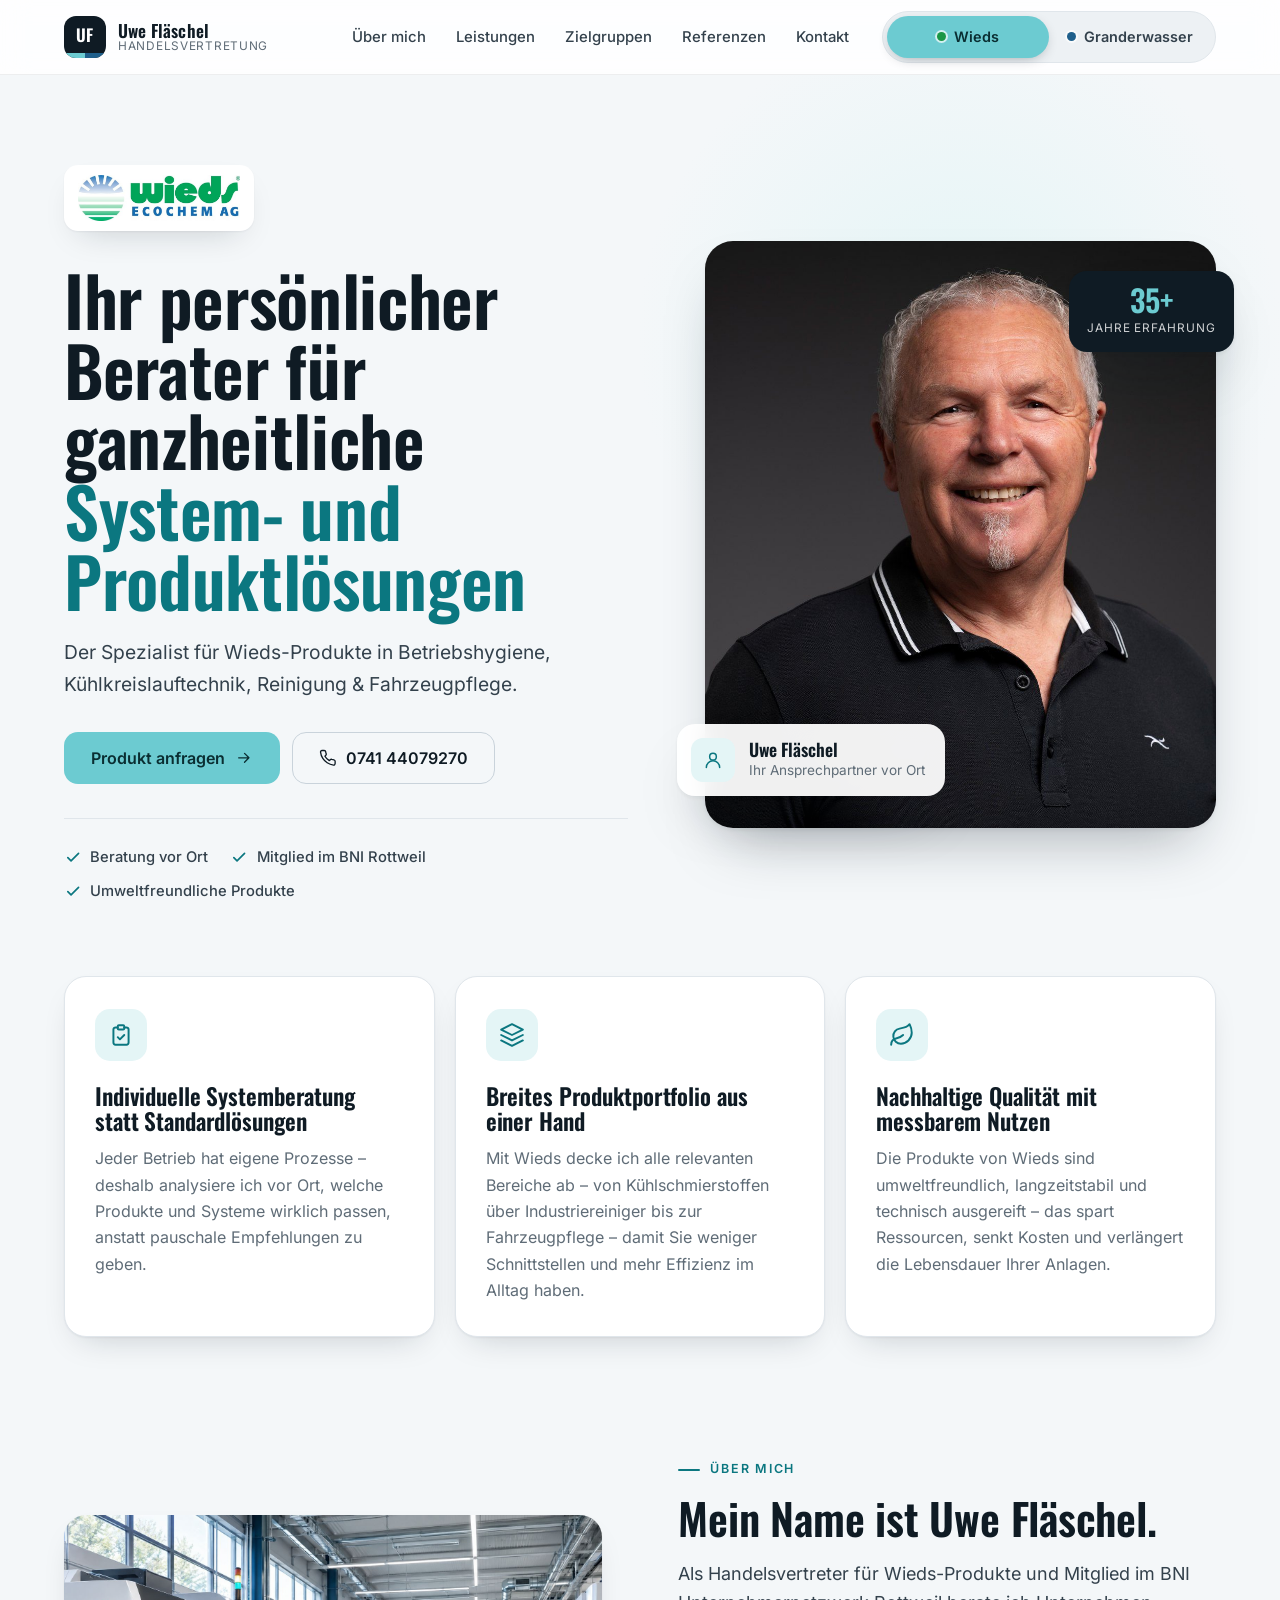
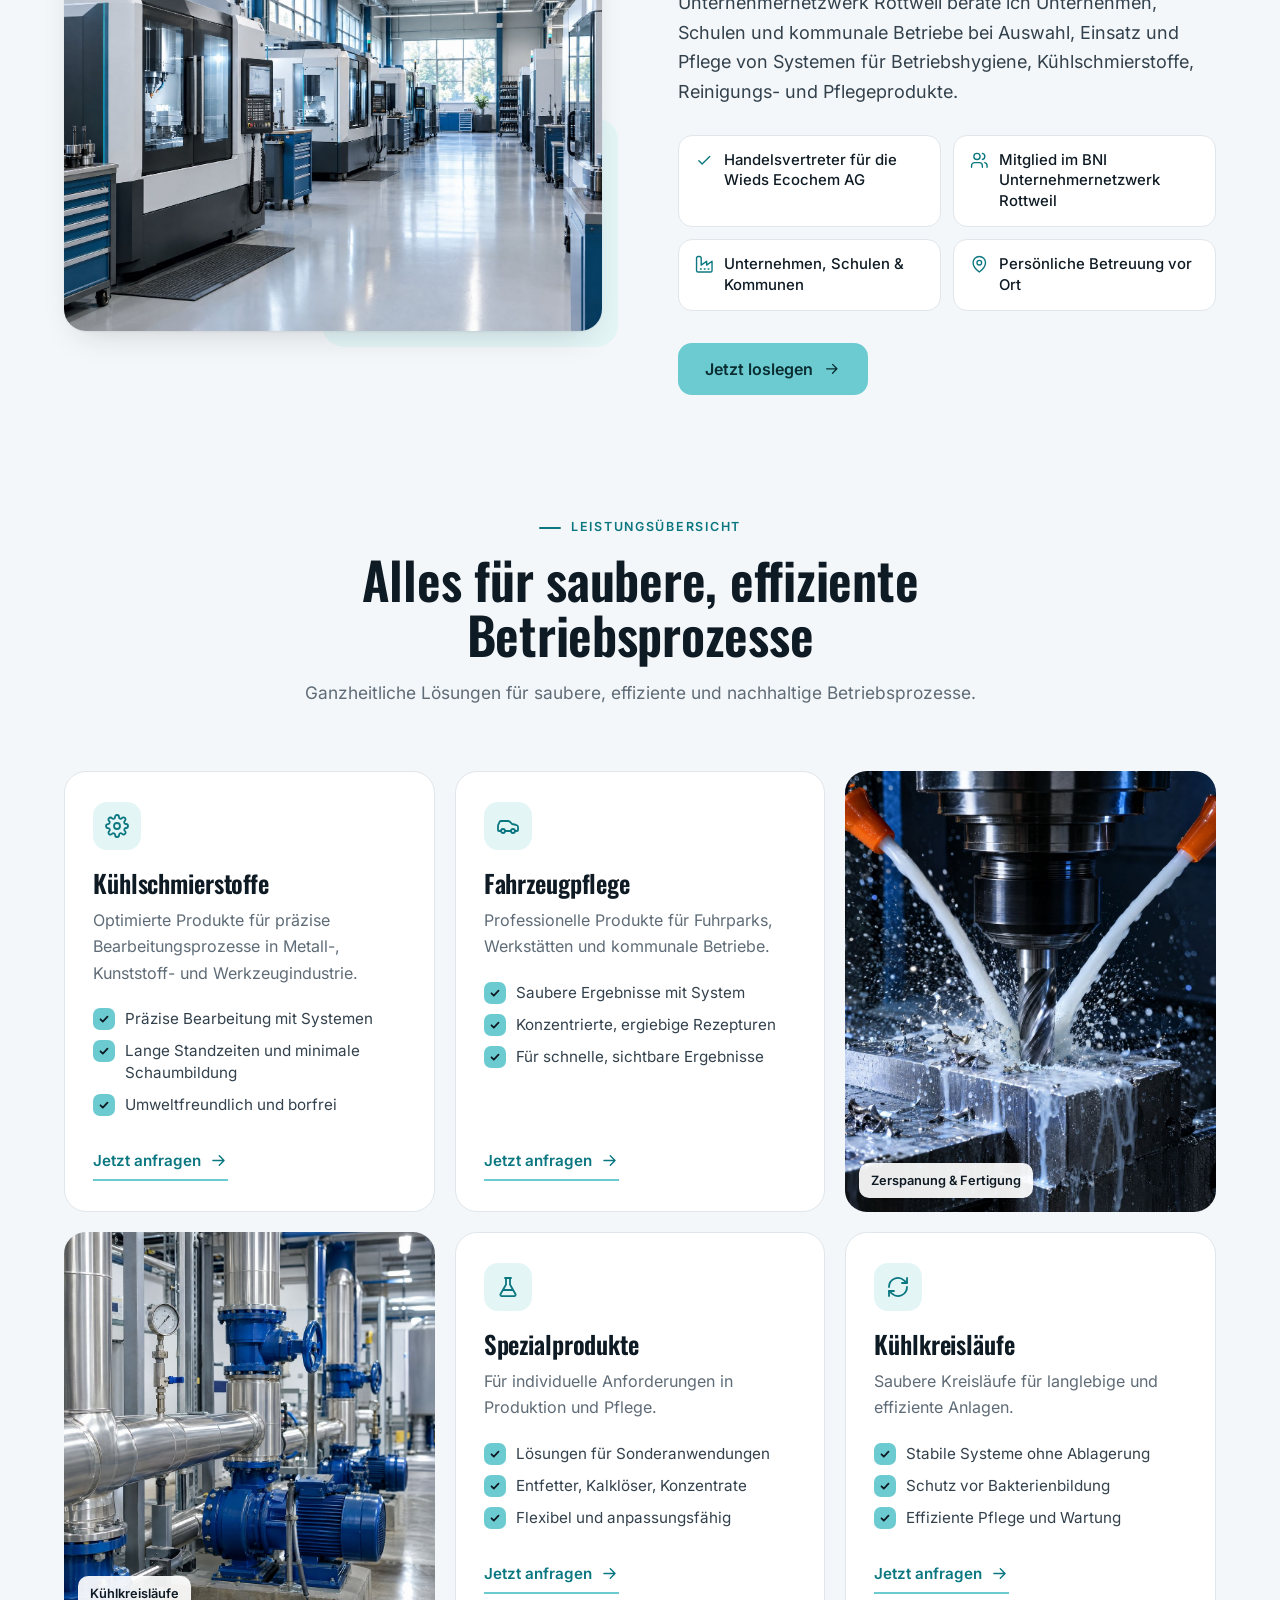
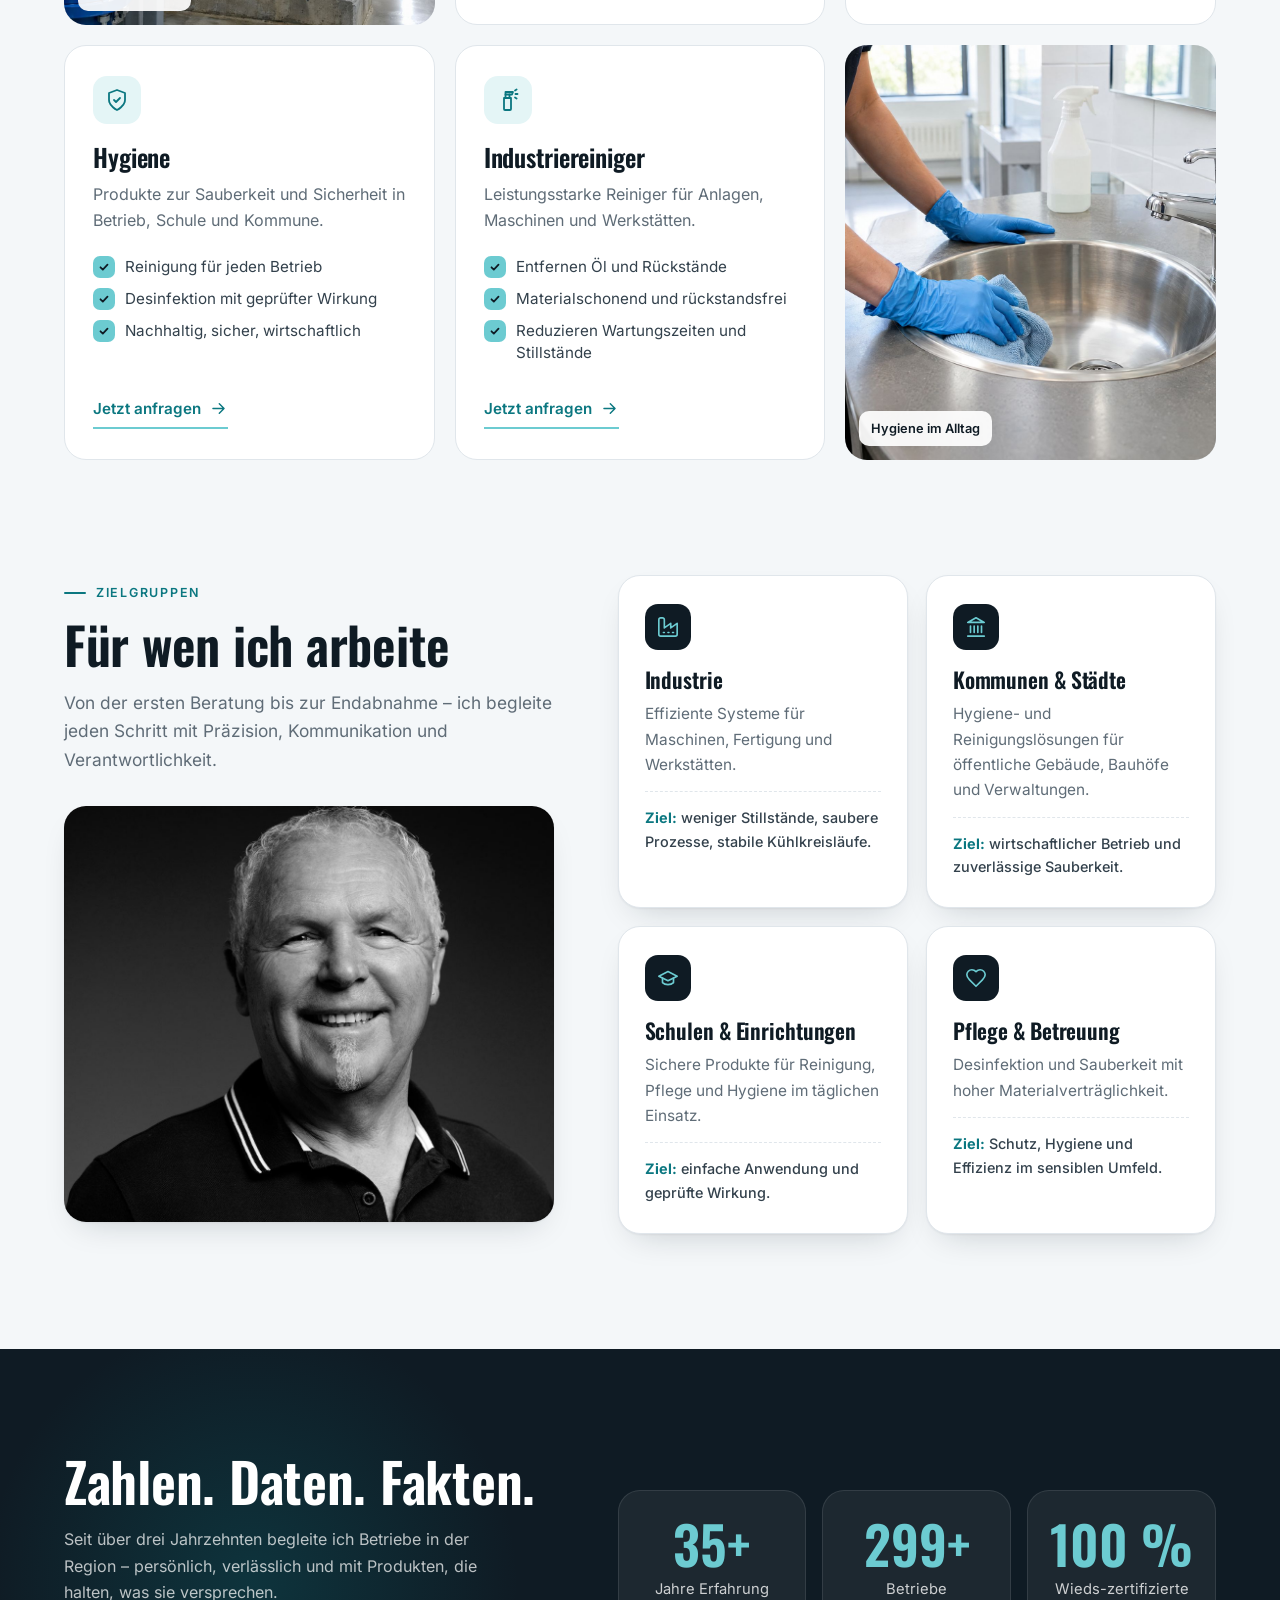
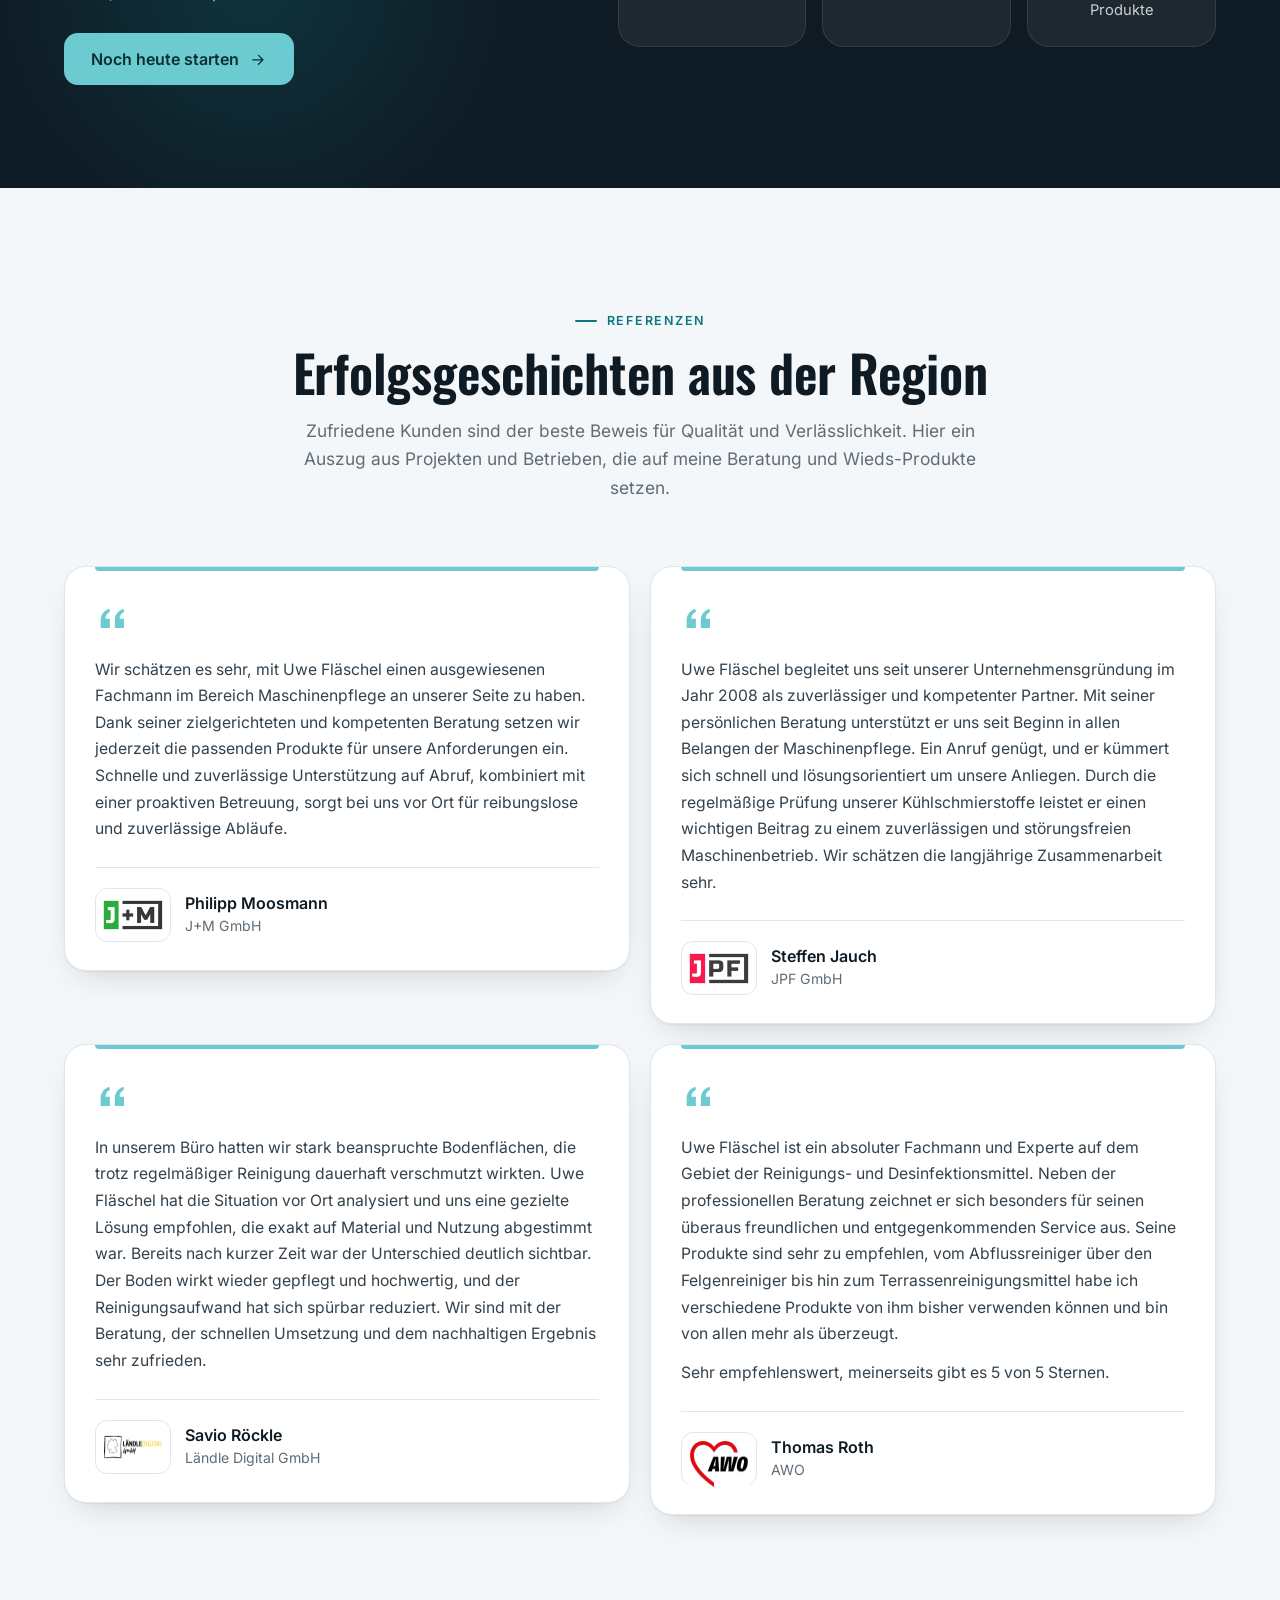
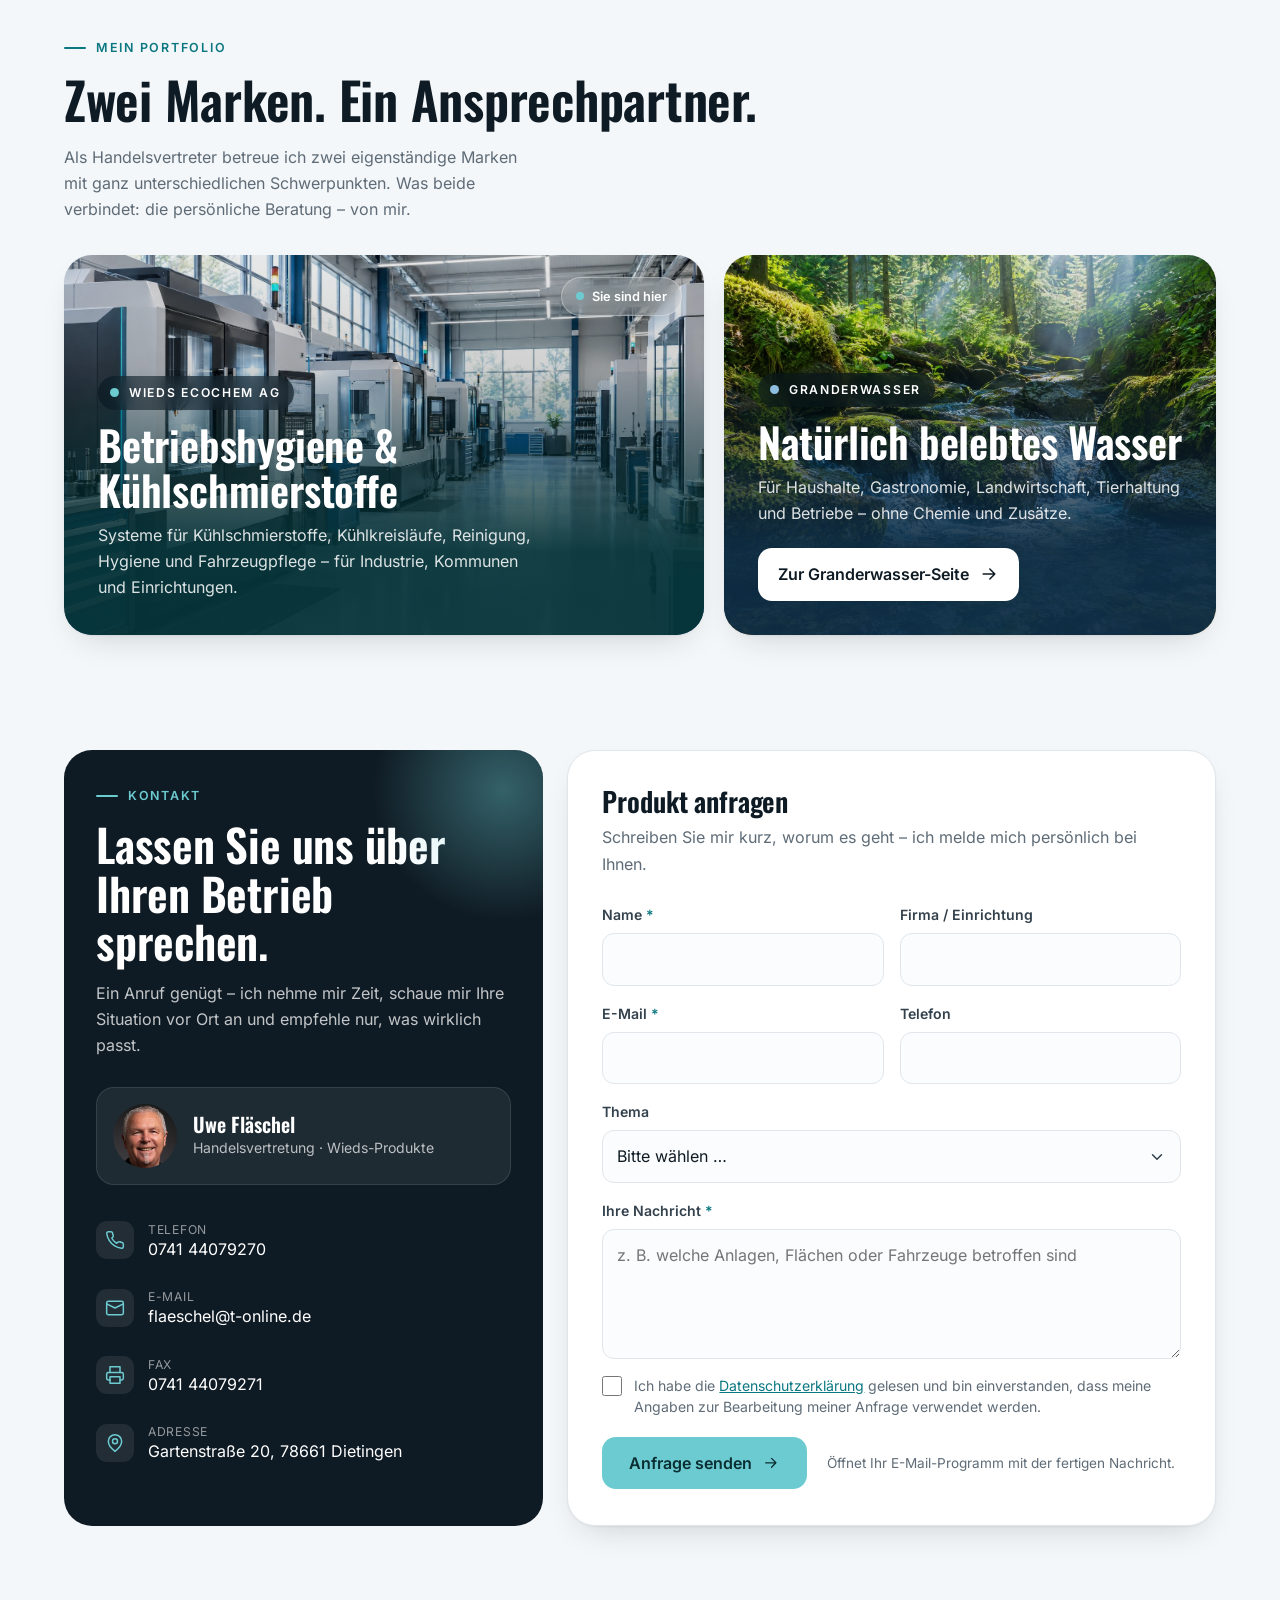
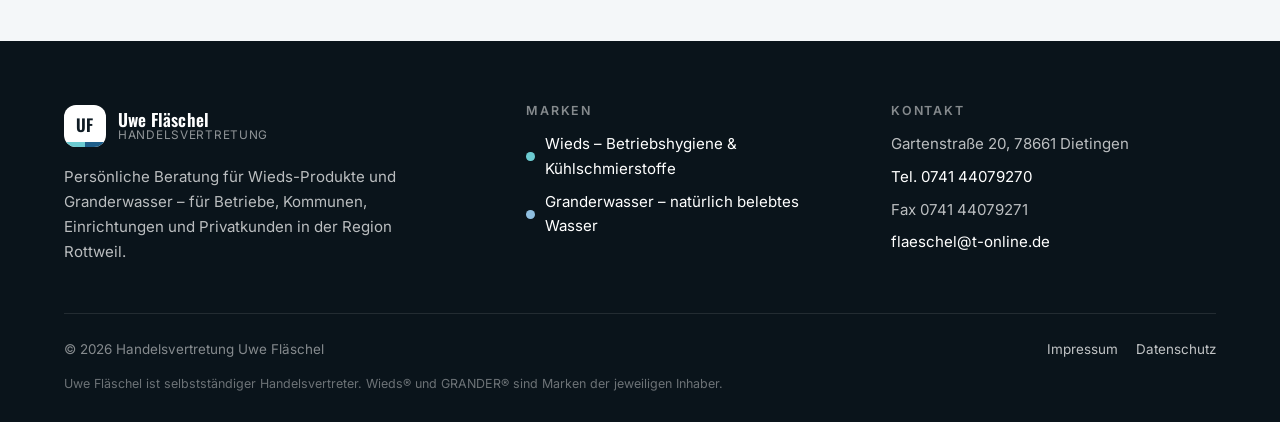
<file: index.html>
<!DOCTYPE html>
<html lang="de">
<head>
<meta charset="UTF-8" />
<meta name="viewport" content="width=device-width, initial-scale=1.0, viewport-fit=cover" />
<title>Uwe Fläschel · Wieds-Produkte für Betriebshygiene, Kühlschmierstoffe &amp; Reinigung</title>
<meta name="description" content="Uwe Fläschel – Ihr persönlicher Berater für Wieds-Produkte in Betriebshygiene, Kühlkreislauftechnik, Reinigung und Fahrzeugpflege. Beratung vor Ort für Industrie, Kommunen, Schulen und Pflegeeinrichtungen in der Region Rottweil." />
<meta property="og:title" content="Uwe Fläschel · Ihr Berater für Wieds-Produkte" />
<meta property="og:description" content="Ganzheitliche System- und Produktlösungen für Betriebshygiene, Kühlschmierstoffe, Reinigung und Fahrzeugpflege." />
<meta property="og:type" content="website" />
<meta property="og:url" content="https://uwe-flaeschel.com/" />
<meta property="og:image" content="https://uwe-flaeschel.com/img/uwe-schwarz.jpg" />
<meta property="og:locale" content="de_DE" />
<link rel="canonical" href="https://uwe-flaeschel.com/" />
<meta name="theme-color" content="#0b7780" />
<link rel="icon" href="favicon.svg" type="image/svg+xml" />
<link rel="preload" href="fonts/oswald-latin-wght-normal.woff2" as="font" type="font/woff2" crossorigin />
<link rel="preload" href="fonts/inter-latin-wght-normal.woff2" as="font" type="font/woff2" crossorigin />
<link rel="stylesheet" href="css/style.css?v=3" />
<script>document.documentElement.classList.add("js")</script>
</head>
<body data-brand="wieds">

<svg width="0" height="0" style="position:absolute" aria-hidden="true">
  <symbol id="i-check" viewBox="0 0 24 24"><path d="M5 12.5l4.2 4.2L19 7"/></symbol>
  <symbol id="i-arrow" viewBox="0 0 24 24"><path d="M5 12h14M13 6l6 6-6 6"/></symbol>
  <symbol id="i-phone" viewBox="0 0 24 24"><path d="M22 16.9v3a2 2 0 0 1-2.2 2 19.8 19.8 0 0 1-8.6-3.1 19.5 19.5 0 0 1-6-6A19.8 19.8 0 0 1 2.1 4.2 2 2 0 0 1 4.1 2h3a2 2 0 0 1 2 1.7c.1 1 .4 1.9.7 2.8a2 2 0 0 1-.5 2.1L8.1 9.9a16 16 0 0 0 6 6l1.3-1.3a2 2 0 0 1 2.1-.4c.9.3 1.8.6 2.8.7a2 2 0 0 1 1.7 2z"/></symbol>
  <symbol id="i-mail" viewBox="0 0 24 24"><rect x="2" y="4" width="20" height="16" rx="2"/><path d="m22 7-10 5L2 7"/></symbol>
  <symbol id="i-fax" viewBox="0 0 24 24"><path d="M6 9V2h12v7"/><path d="M6 18H4a2 2 0 0 1-2-2v-5a2 2 0 0 1 2-2h16a2 2 0 0 1 2 2v5a2 2 0 0 1-2 2h-2"/><rect x="6" y="14" width="12" height="8"/></symbol>
  <symbol id="i-pin" viewBox="0 0 24 24"><path d="M20 10c0 6-8 12-8 12s-8-6-8-12a8 8 0 0 1 16 0Z"/><circle cx="12" cy="10" r="3"/></symbol>
  <symbol id="i-user" viewBox="0 0 24 24"><circle cx="12" cy="8" r="4"/><path d="M4 21a8 8 0 0 1 16 0"/></symbol>
  <symbol id="i-users" viewBox="0 0 24 24"><path d="M16 21v-2a4 4 0 0 0-4-4H6a4 4 0 0 0-4 4v2"/><circle cx="9" cy="7" r="4"/><path d="M22 21v-2a4 4 0 0 0-3-3.9M16 3.1a4 4 0 0 1 0 7.8"/></symbol>
  <symbol id="i-clipboard" viewBox="0 0 24 24"><path d="M9 5H7a2 2 0 0 0-2 2v12a2 2 0 0 0 2 2h10a2 2 0 0 0 2-2V7a2 2 0 0 0-2-2h-2"/><rect x="9" y="3" width="6" height="4" rx="1"/><path d="m9 14 2 2 4-4"/></symbol>
  <symbol id="i-layers" viewBox="0 0 24 24"><path d="m12 2 10 5-10 5L2 7l10-5Z"/><path d="m2 17 10 5 10-5"/><path d="m2 12 10 5 10-5"/></symbol>
  <symbol id="i-leaf" viewBox="0 0 24 24"><path d="M11 20A7 7 0 0 1 9.8 6.1C15.5 5 17 4.5 19 2c1 2 2 4.2 2 8 0 5.5-4.8 10-10 10Z"/><path d="M2 21c0-3 1.9-5.4 5.1-6C9.5 14.5 12 13 13 12"/></symbol>
  <symbol id="i-gear" viewBox="0 0 24 24"><circle cx="12" cy="12" r="3"/><path d="M19.4 15a1.7 1.7 0 0 0 .3 1.8l.1.1a2 2 0 1 1-2.8 2.8l-.1-.1a1.7 1.7 0 0 0-1.8-.3 1.7 1.7 0 0 0-1 1.5V21a2 2 0 1 1-4 0v-.1A1.7 1.7 0 0 0 9 19.4a1.7 1.7 0 0 0-1.8.3l-.1.1a2 2 0 1 1-2.8-2.8l.1-.1a1.7 1.7 0 0 0 .3-1.8 1.7 1.7 0 0 0-1.5-1H3a2 2 0 1 1 0-4h.1A1.7 1.7 0 0 0 4.6 9a1.7 1.7 0 0 0-.3-1.8l-.1-.1a2 2 0 1 1 2.8-2.8l.1.1a1.7 1.7 0 0 0 1.8.3H9a1.7 1.7 0 0 0 1-1.5V3a2 2 0 1 1 4 0v.1a1.7 1.7 0 0 0 1 1.5 1.7 1.7 0 0 0 1.8-.3l.1-.1a2 2 0 1 1 2.8 2.8l-.1.1a1.7 1.7 0 0 0-.3 1.8V9a1.7 1.7 0 0 0 1.5 1H21a2 2 0 1 1 0 4h-.1a1.7 1.7 0 0 0-1.5 1Z"/></symbol>
  <symbol id="i-car" viewBox="0 0 24 24"><path d="M19 17h2c.6 0 1-.4 1-1v-3c0-.9-.7-1.7-1.5-1.9C18.7 10.6 16 10 16 10s-1.3-1.4-2.2-2.3c-.5-.4-1.1-.7-1.8-.7H5c-.6 0-1.1.4-1.4.9l-1.4 2.9A3.7 3.7 0 0 0 2 12v4c0 .6.4 1 1 1h2"/><circle cx="7" cy="17" r="2"/><path d="M9 17h6"/><circle cx="17" cy="17" r="2"/></symbol>
  <symbol id="i-flask" viewBox="0 0 24 24"><path d="M9 3h6"/><path d="M10 3v6.5L4.6 19a1.5 1.5 0 0 0 1.3 2.2h12.2a1.5 1.5 0 0 0 1.3-2.2L14 9.5V3"/><path d="M7.5 15h9"/></symbol>
  <symbol id="i-cycle" viewBox="0 0 24 24"><path d="M3 12a9 9 0 0 1 15-6.7L21 8"/><path d="M21 3v5h-5"/><path d="M21 12a9 9 0 0 1-15 6.7L3 16"/><path d="M8 16H3v5"/></symbol>
  <symbol id="i-shield" viewBox="0 0 24 24"><path d="M12 22s8-4 8-10V5l-8-3-8 3v7c0 6 8 10 8 10Z"/><path d="m9 12 2 2 4-4"/></symbol>
  <symbol id="i-spray" viewBox="0 0 24 24"><path d="M8 10h7v11a1 1 0 0 1-1 1H9a1 1 0 0 1-1-1V10Z"/><path d="M9.5 10V6.5h4V10"/><path d="M13.5 6.5h2.5l1-2.5H9.5v2.5"/><path d="M19.5 6h2M19 9.5l1.6 1M19 2.5l1.6-1"/></symbol>
  <symbol id="i-factory" viewBox="0 0 24 24"><path d="M2 20a2 2 0 0 0 2 2h16a2 2 0 0 0 2-2V8l-7 5V8l-7 5V4a2 2 0 0 0-2-2H4a2 2 0 0 0-2 2Z"/><path d="M17 18h1M12 18h1M7 18h1"/></symbol>
  <symbol id="i-landmark" viewBox="0 0 24 24"><path d="M3 22h18"/><path d="M6 18v-7M10 18v-7M14 18v-7M18 18v-7"/><path d="m12 2 9 5H3Z"/></symbol>
  <symbol id="i-cap" viewBox="0 0 24 24"><path d="M22 10 12 5 2 10l10 5 10-5Z"/><path d="M6 12v5c3 3 9 3 12 0v-5"/></symbol>
  <symbol id="i-heart" viewBox="0 0 24 24"><path d="M19 14c1.5-1.5 3-3.2 3-5.5A5.5 5.5 0 0 0 16.5 3c-1.8 0-3 .5-4.5 2-1.5-1.5-2.7-2-4.5-2A5.5 5.5 0 0 0 2 8.5c0 2.3 1.5 4 3 5.5l7 7Z"/></symbol>
  <symbol id="i-quote" viewBox="0 0 24 24"><path fill="currentColor" stroke="none" d="M10 5.5C6.6 6.6 4 9.5 4 13.6V19h6.5v-6.5H7.3c.1-2.4 1.3-4.1 3.3-5zm10 0c-3.4 1.1-6 4-6 8.1V19h6.5v-6.5h-3.2c.1-2.4 1.3-4.1 3.3-5z"/></symbol>
</svg>

<a class="skip" href="#inhalt">Zum Inhalt springen</a>

<!-- ============================================================ TOPBAR -->
<header class="topbar">
  <div class="shell topbar__inner">
    <a class="ident" href="index.html" aria-label="Uwe Fläschel Handelsvertretung – Startseite">
      <span class="ident__mark" aria-hidden="true">UF</span>
      <span class="ident__text"><strong>Uwe Fläschel</strong><small>Handelsvertretung</small></span>
    </a>
    <nav class="nav" id="nav" aria-label="Seitennavigation">
      <a href="#ueber">Über mich</a>
      <a href="#leistungen">Leistungen</a>
      <a href="#zielgruppen">Zielgruppen</a>
      <a href="#referenzen">Referenzen</a>
      <a href="#kontakt">Kontakt</a>
    </nav>
    <nav class="brandswitch" data-active="wieds" data-initial="wieds" aria-label="Marke wechseln">
      <span class="brandswitch__thumb" aria-hidden="true"></span>
      <a class="brandswitch__opt" href="index.html" data-brand="wieds" data-brand-link="wieds" aria-current="page"><span class="brandswitch__dot" aria-hidden="true"></span>Wieds</a>
      <a class="brandswitch__opt" href="granderwasser.html" data-brand="grander" data-brand-link="grander"><span class="brandswitch__dot" aria-hidden="true"></span><span>Grander<span class="brandswitch__more">wasser</span></span></a>
    </nav>
    <button class="burger" type="button" aria-controls="nav" aria-expanded="false" aria-label="Menü öffnen"><span></span><span></span><span></span></button>
  </div>
</header>

<main id="inhalt">

  <!-- ============================================================ HERO -->
  <section class="hero" aria-labelledby="hero-title">
    <div class="shell hero__grid">
      <div class="hero__copy reveal">
        <span class="hero__logo"><img src="img/wieds-logo.jpg" width="640" height="182" alt="Wieds Ecochem AG" /></span>
        <h1 id="hero-title">Ihr persönlicher Berater für ganzheitliche <em>System- und Produkt&shy;lösungen</em></h1>
        <p class="hero__lead">Der Spezialist für Wieds-Produkte in Betriebshygiene, Kühlkreislauftechnik, Reinigung &amp; Fahrzeugpflege.</p>
        <div class="hero__cta">
          <a class="btn" href="#kontakt">Produkt anfragen <svg class="icon icon--arrow"><use href="#i-arrow"/></svg></a>
          <a class="btn btn--ghost" href="tel:+4974144079270"><svg class="icon"><use href="#i-phone"/></svg>0741 44079270</a>
        </div>
        <ul class="hero__trust">
          <li><svg class="icon"><use href="#i-check"/></svg>Beratung vor Ort</li>
          <li><svg class="icon"><use href="#i-check"/></svg>Mitglied im BNI Rottweil</li>
          <li><svg class="icon"><use href="#i-check"/></svg>Umweltfreundliche Produkte</li>
        </ul>
      </div>
      <figure class="hero__media reveal" data-delay="1">
        <img src="img/uwe-schwarz.jpg" width="1000" height="1499" alt="Uwe Fläschel, Handelsvertreter für Wieds-Produkte" fetchpriority="high" />
        <figcaption class="hero__card">
          <span class="hero__card-icon"><svg class="icon"><use href="#i-user"/></svg></span>
          <span><strong>Uwe Fläschel</strong><small>Ihr Ansprechpartner vor Ort</small></span>
        </figcaption>
        <div class="hero__chip" aria-hidden="true"><strong>35+</strong><span>Jahre Erfahrung</span></div>
      </figure>
    </div>
  </section>

  <!-- ============================================================ VORTEILE -->
  <section aria-label="Ihre Vorteile">
    <div class="shell features">
      <article class="feature reveal">
        <span class="feature__icon"><svg class="icon"><use href="#i-clipboard"/></svg></span>
        <h3>Individuelle Systemberatung statt Standardlösungen</h3>
        <p>Jeder Betrieb hat eigene Prozesse – deshalb analysiere ich vor Ort, welche Produkte und Systeme wirklich passen, anstatt pauschale Empfehlungen zu geben.</p>
      </article>
      <article class="feature reveal" data-delay="1">
        <span class="feature__icon"><svg class="icon"><use href="#i-layers"/></svg></span>
        <h3>Breites Produktportfolio aus einer Hand</h3>
        <p>Mit Wieds decke ich alle relevanten Bereiche ab – von Kühlschmierstoffen über Industriereiniger bis zur Fahrzeugpflege – damit Sie weniger Schnittstellen und mehr Effizienz im Alltag haben.</p>
      </article>
      <article class="feature reveal" data-delay="2">
        <span class="feature__icon"><svg class="icon"><use href="#i-leaf"/></svg></span>
        <h3>Nachhaltige Qualität mit messbarem Nutzen</h3>
        <p>Die Produkte von Wieds sind umweltfreundlich, langzeitstabil und technisch ausgereift – das spart Ressourcen, senkt Kosten und verlängert die Lebensdauer Ihrer Anlagen.</p>
      </article>
    </div>
  </section>

  <!-- ============================================================ ÜBER MICH -->
  <section class="section" id="ueber" aria-labelledby="ueber-title">
    <div class="shell about">
      <div class="about__media reveal">
        <img src="img/wieds-produktion.jpg" width="1600" height="1195" alt="Moderne CNC-Fertigungshalle" loading="lazy" />
      </div>
      <div class="reveal" data-delay="1">
        <span class="eyebrow">Über mich</span>
        <h2 id="ueber-title">Mein Name ist Uwe Fläschel.</h2>
        <p class="about__lead">Als Handelsvertreter für Wieds-Produkte und Mitglied im BNI Unternehmernetzwerk Rottweil berate ich Unternehmen, Schulen und kommunale Betriebe bei Auswahl, Einsatz und Pflege von Systemen für Betriebshygiene, Kühlschmierstoffe, Reinigungs- und Pflegeprodukte.</p>
        <ul class="about__facts">
          <li><svg class="icon"><use href="#i-check"/></svg>Handelsvertreter für die Wieds Ecochem AG</li>
          <li><svg class="icon"><use href="#i-users"/></svg>Mitglied im BNI Unternehmer&shy;netzwerk Rottweil</li>
          <li><svg class="icon"><use href="#i-factory"/></svg>Unternehmen, Schulen &amp; Kommunen</li>
          <li><svg class="icon"><use href="#i-pin"/></svg>Persönliche Betreuung vor Ort</li>
        </ul>
        <a class="btn" href="#kontakt">Jetzt loslegen <svg class="icon icon--arrow"><use href="#i-arrow"/></svg></a>
      </div>
    </div>
  </section>

  <!-- ============================================================ LEISTUNGEN -->
  <section class="section" id="leistungen" aria-labelledby="leistungen-title" style="padding-top:0">
    <div class="shell">
      <header class="sec-head reveal">
        <span class="eyebrow">Leistungsübersicht</span>
        <h2 id="leistungen-title">Alles für saubere, effiziente Betriebsprozesse</h2>
        <p>Ganzheitliche Lösungen für saubere, effiziente und nachhaltige Betriebsprozesse.</p>
      </header>

      <div class="services">
        <article class="svc reveal">
          <span class="svc__icon"><svg class="icon"><use href="#i-gear"/></svg></span>
          <h3>Kühlschmierstoffe</h3>
          <p>Optimierte Produkte für präzise Bearbeitungsprozesse in Metall-, Kunststoff- und Werkzeugindustrie.</p>
          <ul class="checks">
            <li>Präzise Bearbeitung mit Systemen</li>
            <li>Lange Standzeiten und minimale Schaumbildung</li>
            <li>Umweltfreundlich und borfrei</li>
          </ul>
          <a class="svc__link" href="#kontakt" data-topic="Kühlschmierstoffe">Jetzt anfragen <svg class="icon"><use href="#i-arrow"/></svg></a>
        </article>
        <article class="svc reveal" data-delay="1">
          <span class="svc__icon"><svg class="icon"><use href="#i-car"/></svg></span>
          <h3>Fahrzeugpflege</h3>
          <p>Professionelle Produkte für Fuhrparks, Werkstätten und kommunale Betriebe.</p>
          <ul class="checks">
            <li>Saubere Ergebnisse mit System</li>
            <li>Konzentrierte, ergiebige Rezepturen</li>
            <li>Für schnelle, sichtbare Ergebnisse</li>
          </ul>
          <a class="svc__link" href="#kontakt" data-topic="Fahrzeugpflege">Jetzt anfragen <svg class="icon"><use href="#i-arrow"/></svg></a>
        </article>
        <figure class="svc-img reveal" data-delay="2">
          <img src="img/wieds-cnc.jpg" width="1200" height="1200" alt="Fräser bearbeitet ein Metallteil unter Kühlschmierstoff" loading="lazy" />
          <figcaption>Zerspanung &amp; Fertigung</figcaption>
        </figure>

        <figure class="svc-img svc-img--mid reveal">
          <img src="img/wieds-kuehlkreislauf.jpg" width="1200" height="1200" alt="Rohrleitungen, Pumpen und Manometer eines industriellen Kühlkreislaufs" loading="lazy" />
          <figcaption>Kühlkreisläufe</figcaption>
        </figure>
        <article class="svc reveal" data-delay="1">
          <span class="svc__icon"><svg class="icon"><use href="#i-flask"/></svg></span>
          <h3>Spezialprodukte</h3>
          <p>Für individuelle Anforderungen in Produktion und Pflege.</p>
          <ul class="checks">
            <li>Lösungen für Sonderanwendungen</li>
            <li>Entfetter, Kalklöser, Konzentrate</li>
            <li>Flexibel und anpassungsfähig</li>
          </ul>
          <a class="svc__link" href="#kontakt" data-topic="Spezialprodukte">Jetzt anfragen <svg class="icon"><use href="#i-arrow"/></svg></a>
        </article>
        <article class="svc reveal" data-delay="2">
          <span class="svc__icon"><svg class="icon"><use href="#i-cycle"/></svg></span>
          <h3>Kühlkreisläufe</h3>
          <p>Saubere Kreisläufe für langlebige und effiziente Anlagen.</p>
          <ul class="checks">
            <li>Stabile Systeme ohne Ablagerung</li>
            <li>Schutz vor Bakterienbildung</li>
            <li>Effiziente Pflege und Wartung</li>
          </ul>
          <a class="svc__link" href="#kontakt" data-topic="Kühlkreisläufe">Jetzt anfragen <svg class="icon"><use href="#i-arrow"/></svg></a>
        </article>

        <article class="svc reveal">
          <span class="svc__icon"><svg class="icon"><use href="#i-shield"/></svg></span>
          <h3>Hygiene</h3>
          <p>Produkte zur Sauberkeit und Sicherheit in Betrieb, Schule und Kommune.</p>
          <ul class="checks">
            <li>Reinigung für jeden Betrieb</li>
            <li>Desinfektion mit geprüfter Wirkung</li>
            <li>Nachhaltig, sicher, wirtschaftlich</li>
          </ul>
          <a class="svc__link" href="#kontakt" data-topic="Hygiene &amp; Desinfektion">Jetzt anfragen <svg class="icon"><use href="#i-arrow"/></svg></a>
        </article>
        <article class="svc reveal" data-delay="1">
          <span class="svc__icon"><svg class="icon"><use href="#i-spray"/></svg></span>
          <h3>Industriereiniger</h3>
          <p>Leistungsstarke Reiniger für Anlagen, Maschinen und Werkstätten.</p>
          <ul class="checks">
            <li>Entfernen Öl und Rückstände</li>
            <li>Materialschonend und rückstandsfrei</li>
            <li>Reduzieren Wartungszeiten und Stillstände</li>
          </ul>
          <a class="svc__link" href="#kontakt" data-topic="Industriereiniger">Jetzt anfragen <svg class="icon"><use href="#i-arrow"/></svg></a>
        </article>
        <figure class="svc-img reveal" data-delay="2">
          <img src="img/wieds-hygiene.jpg" width="1200" height="1200" alt="Reinigung eines Edelstahl-Waschbeckens mit Handschuhen und Mikrofasertuch" loading="lazy" />
          <figcaption>Hygiene im Alltag</figcaption>
        </figure>
      </div>
    </div>
  </section>

  <!-- ============================================================ ZIELGRUPPEN -->
  <section class="section" id="zielgruppen" aria-labelledby="zielgruppen-title" style="padding-top:0">
    <div class="shell audience">
      <div class="audience__intro reveal">
        <span class="eyebrow">Zielgruppen</span>
        <h2 id="zielgruppen-title">Für wen ich arbeite</h2>
        <p>Von der ersten Beratung bis zur Endabnahme – ich begleite jeden Schritt mit Präzision, Kommunikation und Verantwortlichkeit.</p>
        <img src="img/uwe-sw-dunkel.jpg" width="1000" height="1499" alt="Porträt von Uwe Fläschel in Schwarz-Weiß" loading="lazy" />
      </div>
      <div class="audience__grid">
        <article class="aud reveal">
          <span class="aud__icon"><svg class="icon"><use href="#i-factory"/></svg></span>
          <h3>Industrie</h3>
          <p>Effiziente Systeme für Maschinen, Fertigung und Werkstätten.</p>
          <span class="aud__goal"><b>Ziel:</b> weniger Stillstände, saubere Prozesse, stabile Kühlkreisläufe.</span>
        </article>
        <article class="aud reveal" data-delay="1">
          <span class="aud__icon"><svg class="icon"><use href="#i-landmark"/></svg></span>
          <h3>Kommunen &amp; Städte</h3>
          <p>Hygiene- und Reinigungslösungen für öffentliche Gebäude, Bauhöfe und Verwaltungen.</p>
          <span class="aud__goal"><b>Ziel:</b> wirtschaftlicher Betrieb und zuverlässige Sauberkeit.</span>
        </article>
        <article class="aud reveal">
          <span class="aud__icon"><svg class="icon"><use href="#i-cap"/></svg></span>
          <h3>Schulen &amp; Einrichtungen</h3>
          <p>Sichere Produkte für Reinigung, Pflege und Hygiene im täglichen Einsatz.</p>
          <span class="aud__goal"><b>Ziel:</b> einfache Anwendung und geprüfte Wirkung.</span>
        </article>
        <article class="aud reveal" data-delay="1">
          <span class="aud__icon"><svg class="icon"><use href="#i-heart"/></svg></span>
          <h3>Pflege &amp; Betreuung</h3>
          <p>Desinfektion und Sauberkeit mit hoher Materialverträglichkeit.</p>
          <span class="aud__goal"><b>Ziel:</b> Schutz, Hygiene und Effizienz im sensiblen Umfeld.</span>
        </article>
      </div>
    </div>
  </section>

  <!-- ============================================================ ZAHLEN -->
  <section class="stats" aria-labelledby="zahlen-title">
    <div class="shell stats__inner">
      <div class="stats__head reveal">
        <h2 id="zahlen-title">Zahlen. Daten. Fakten.</h2>
        <p>Seit über drei Jahrzehnten begleite ich Betriebe in der Region – persönlich, verlässlich und mit Produkten, die halten, was sie versprechen.</p>
        <a class="btn" href="#kontakt">Noch heute starten <svg class="icon icon--arrow"><use href="#i-arrow"/></svg></a>
      </div>
      <div class="stats__grid">
        <div class="stat reveal"><strong data-count="35" data-suffix="+">35+</strong><span>Jahre Erfahrung</span></div>
        <div class="stat reveal" data-delay="1"><strong data-count="300" data-suffix="+">300+</strong><span>Betriebe</span></div>
        <div class="stat reveal" data-delay="2"><strong data-count="100" data-suffix=" %">100 %</strong><span>Wieds-zertifizierte Produkte</span></div>
      </div>
    </div>
  </section>

  <!-- ============================================================ REFERENZEN -->
  <section class="section" id="referenzen" aria-labelledby="referenzen-title">
    <div class="shell">
      <header class="sec-head reveal">
        <span class="eyebrow">Referenzen</span>
        <h2 id="referenzen-title">Erfolgsgeschichten aus der Region</h2>
        <p>Zufriedene Kunden sind der beste Beweis für Qualität und Verlässlichkeit. Hier ein Auszug aus Projekten und Betrieben, die auf meine Beratung und Wieds-Produkte setzen.</p>
      </header>
      <div class="quotes quotes--2">
        <figure class="quote reveal">
          <svg class="quote__mark" aria-hidden="true"><use href="#i-quote"/></svg>
          <blockquote><p>Wir schätzen es sehr, mit Uwe Fläschel einen ausgewiesenen Fachmann im Bereich Maschinenpflege an unserer Seite zu haben. Dank seiner zielgerichteten und kompetenten Beratung setzen wir jederzeit die passenden Produkte für unsere Anforderungen ein. Schnelle und zuverlässige Unterstützung auf Abruf, kombiniert mit einer proaktiven Betreuung, sorgt bei uns vor Ort für reibungslose und zuverlässige Abläufe.</p></blockquote>
          <figcaption><span class="quote__logo"><img src="img/logos/jm.webp" width="240" height="118" alt="" loading="lazy" /></span><span><strong>Philipp Moosmann</strong><small>J+M GmbH</small></span></figcaption>
        </figure>
        <figure class="quote reveal" data-delay="1">
          <svg class="quote__mark" aria-hidden="true"><use href="#i-quote"/></svg>
          <blockquote><p>Uwe Fläschel begleitet uns seit unserer Unternehmensgründung im Jahr 2008 als zuverlässiger und kompetenter Partner. Mit seiner persönlichen Beratung unterstützt er uns seit Beginn in allen Belangen der Maschinenpflege. Ein Anruf genügt, und er kümmert sich schnell und lösungsorientiert um unsere Anliegen. Durch die regelmäßige Prüfung unserer Kühlschmierstoffe leistet er einen wichtigen Beitrag zu einem zuverlässigen und störungsfreien Maschinenbetrieb. Wir schätzen die langjährige Zusammenarbeit sehr.</p></blockquote>
          <figcaption><span class="quote__logo"><img src="img/logos/jpf.webp" width="240" height="122" alt="" loading="lazy" /></span><span><strong>Steffen Jauch</strong><small>JPF GmbH</small></span></figcaption>
        </figure>
        <figure class="quote reveal">
          <svg class="quote__mark" aria-hidden="true"><use href="#i-quote"/></svg>
          <blockquote><p>In unserem Büro hatten wir stark beanspruchte Bodenflächen, die trotz regelmäßiger Reinigung dauerhaft verschmutzt wirkten. Uwe Fläschel hat die Situation vor Ort analysiert und uns eine gezielte Lösung empfohlen, die exakt auf Material und Nutzung abgestimmt war. Bereits nach kurzer Zeit war der Unterschied deutlich sichtbar. Der Boden wirkt wieder gepflegt und hochwertig, und der Reinigungsaufwand hat sich spürbar reduziert. Wir sind mit der Beratung, der schnellen Umsetzung und dem nachhaltigen Ergebnis sehr zufrieden.</p></blockquote>
          <figcaption><span class="quote__logo"><img src="img/logos/laendle-digital.webp" width="240" height="97" alt="" loading="lazy" /></span><span><strong>Savio Röckle</strong><small>Ländle Digital GmbH</small></span></figcaption>
        </figure>
        <figure class="quote reveal" data-delay="1">
          <svg class="quote__mark" aria-hidden="true"><use href="#i-quote"/></svg>
          <blockquote><p>Uwe Fläschel ist ein absoluter Fachmann und Experte auf dem Gebiet der Reinigungs- und Desinfektionsmittel. Neben der professionellen Beratung zeichnet er sich besonders für seinen überaus freundlichen und entgegenkommenden Service aus. Seine Produkte sind sehr zu empfehlen, vom Abflussreiniger über den Felgenreiniger bis hin zum Terrassenreinigungsmittel habe ich verschiedene Produkte von ihm bisher verwenden können und bin von allen mehr als überzeugt.</p><p>Sehr empfehlenswert, meinerseits gibt es 5 von 5 Sternen.</p></blockquote>
          <figcaption><span class="quote__logo"><img src="img/logos/awo.webp" width="240" height="194" alt="" loading="lazy" /></span><span><strong>Thomas Roth</strong><small>AWO</small></span></figcaption>
        </figure>
      </div>
    </div>
  </section>

  <!-- ============================================================ MARKEN -->
  <section class="section bridge" id="marken" aria-labelledby="marken-title">
    <div class="shell">
      <div class="bridge__head reveal">
        <div>
          <span class="eyebrow">Mein Portfolio</span>
          <h2 id="marken-title">Zwei Marken. Ein Ansprechpartner.</h2>
        </div>
        <p>Als Handelsvertreter betreue ich zwei eigenständige Marken mit ganz unterschiedlichen Schwerpunkten. Was beide verbindet: die persönliche Beratung – von mir.</p>
      </div>
      <div class="bridge__grid">
        <div class="bcard bcard--wieds is-current reveal">
          <img src="img/wieds-produktion.jpg" width="1600" height="1195" alt="" loading="lazy" />
          <span class="bcard__here">Sie sind hier</span>
          <span class="bcard__brand">Wieds Ecochem AG</span>
          <h3>Betriebshygiene &amp; Kühlschmierstoffe</h3>
          <p>Systeme für Kühlschmierstoffe, Kühlkreisläufe, Reinigung, Hygiene und Fahrzeugpflege – für Industrie, Kommunen und Einrichtungen.</p>
        </div>
        <a class="bcard bcard--grander reveal" data-delay="1" href="granderwasser.html" data-brand-link="grander">
          <img src="img/grander-quelle.jpg" width="1600" height="1063" alt="" loading="lazy" />
          <span class="bcard__brand">Granderwasser</span>
          <h3>Natürlich belebtes Wasser</h3>
          <p>Für Haushalte, Gastronomie, Landwirtschaft, Tierhaltung und Betriebe – ohne Chemie und Zusätze.</p>
          <span class="bcard__cta">Zur Granderwasser-Seite <svg class="icon"><use href="#i-arrow"/></svg></span>
        </a>
      </div>
    </div>
  </section>

  <!-- ============================================================ KONTAKT -->
  <section class="section" id="kontakt" aria-labelledby="kontakt-title" style="padding-top:0">
    <div class="shell contact">
      <div class="contact__card reveal">
        <span class="eyebrow">Kontakt</span>
        <h2 id="kontakt-title">Lassen Sie uns über Ihren Betrieb sprechen.</h2>
        <p>Ein Anruf genügt – ich nehme mir Zeit, schaue mir Ihre Situation vor Ort an und empfehle nur, was wirklich passt.</p>
        <div class="person">
          <img src="img/uwe-avatar-schwarz.jpg" width="240" height="240" alt="" loading="lazy" />
          <div><strong>Uwe Fläschel</strong><span>Handelsvertretung · Wieds-Produkte</span></div>
        </div>
        <ul class="clist">
          <li><a href="tel:+4974144079270"><svg class="icon"><use href="#i-phone"/></svg><span><small>Telefon</small>0741 44079270</span></a></li>
          <li><a href="mailto:flaeschel@t-online.de"><svg class="icon"><use href="#i-mail"/></svg><span><small>E-Mail</small>flaeschel@t-online.de</span></a></li>
          <li><span><svg class="icon"><use href="#i-fax"/></svg><span><small>Fax</small>0741 44079271</span></span></li>
          <li><a href="https://www.google.com/maps/search/?api=1&amp;query=Gartenstra%C3%9Fe%2020%2C%2078661%20Dietingen" target="_blank" rel="noopener"><svg class="icon"><use href="#i-pin"/></svg><span><small>Adresse</small>Gartenstraße 20, 78661 Dietingen</span></a></li>
        </ul>
      </div>

      <form class="form reveal" data-delay="1" data-inquiry="Wieds" data-mail="flaeschel@t-online.de" action="mailto:flaeschel@t-online.de" method="post" enctype="text/plain">
        <h3>Produkt anfragen</h3>
        <p>Schreiben Sie mir kurz, worum es geht – ich melde mich persönlich bei Ihnen.</p>
        <div class="form__grid">
          <div class="field">
            <label for="f-name">Name <i>*</i></label>
            <input id="f-name" name="name" type="text" autocomplete="name" required />
          </div>
          <div class="field">
            <label for="f-firma">Firma / Einrichtung</label>
            <input id="f-firma" name="firma" type="text" autocomplete="organization" />
          </div>
          <div class="field">
            <label for="f-email">E-Mail <i>*</i></label>
            <input id="f-email" name="email" type="email" autocomplete="email" required />
          </div>
          <div class="field">
            <label for="f-telefon">Telefon</label>
            <input id="f-telefon" name="telefon" type="tel" autocomplete="tel" />
          </div>
          <div class="field field--full">
            <label for="f-thema">Thema</label>
            <select id="f-thema" name="thema">
              <option value="">Bitte wählen …</option>
              <option>Kühlschmierstoffe</option>
              <option>Kühlkreisläufe</option>
              <option>Industriereiniger</option>
              <option>Hygiene &amp; Desinfektion</option>
              <option>Fahrzeugpflege</option>
              <option>Spezialprodukte</option>
              <option>Allgemeine Beratung</option>
            </select>
          </div>
          <div class="field field--full">
            <label for="f-nachricht">Ihre Nachricht <i>*</i></label>
            <textarea id="f-nachricht" name="nachricht" required placeholder="z. B. welche Anlagen, Flächen oder Fahrzeuge betroffen sind"></textarea>
          </div>
          <label class="consent"><input type="checkbox" name="datenschutz" required /><span>Ich habe die <a href="datenschutz.html">Datenschutzerklärung</a> gelesen und bin einverstanden, dass meine Angaben zur Bearbeitung meiner Anfrage verwendet werden. <i class="sr-only">Pflichtfeld</i></span></label>
          <div class="form__foot">
            <button class="btn" type="submit">Anfrage senden <svg class="icon icon--arrow"><use href="#i-arrow"/></svg></button>
            <span class="form__hint">Öffnet Ihr E-Mail-Programm mit der fertigen Nachricht.</span>
          </div>
          <p class="form__done" role="status">Ihr E-Mail-Programm wurde geöffnet – bitte senden Sie die Nachricht dort ab. Alternativ erreichen Sie mich direkt unter <a href="tel:+4974144079270">0741 44079270</a>.</p>
        </div>
      </form>
    </div>
  </section>

</main>

<!-- ============================================================ FOOTER -->
<footer class="footer">
  <div class="shell">
    <div class="footer__grid">
      <div>
        <a class="ident" href="index.html" aria-label="Uwe Fläschel Handelsvertretung – Startseite">
          <span class="ident__mark" aria-hidden="true">UF</span>
          <span class="ident__text"><strong>Uwe Fläschel</strong><small>Handelsvertretung</small></span>
        </a>
        <p class="footer__about">Persönliche Beratung für Wieds-Produkte und Granderwasser – für Betriebe, Kommunen, Einrichtungen und Privatkunden in der Region Rottweil.</p>
      </div>
      <div>
        <h4>Marken</h4>
        <ul>
          <li><a class="footer__brand" style="--dot:var(--wieds)" href="index.html">Wieds – Betriebshygiene &amp; Kühlschmierstoffe</a></li>
          <li><a class="footer__brand" style="--dot:var(--grander-soft)" href="granderwasser.html" data-brand-link="grander">Granderwasser – natürlich belebtes Wasser</a></li>
        </ul>
      </div>
      <div>
        <h4>Kontakt</h4>
        <ul>
          <li>Gartenstraße 20, 78661 Dietingen</li>
          <li><a href="tel:+4974144079270">Tel. 0741 44079270</a></li>
          <li>Fax 0741 44079271</li>
          <li><a href="mailto:flaeschel@t-online.de">flaeschel@t-online.de</a></li>
        </ul>
      </div>
    </div>
    <div class="footer__bottom">
      <span>© <span data-year>2026</span> Handelsvertretung Uwe Fläschel</span>
      <nav aria-label="Rechtliches"><a href="impressum.html">Impressum</a><a href="datenschutz.html">Datenschutz</a></nav>
    </div>
    <p class="footer__note">Uwe Fläschel ist selbstständiger Handelsvertreter. Wieds® und GRANDER® sind Marken der jeweiligen Inhaber.</p>
  </div>
</footer>

<!-- Schnellkontakt (nur Smartphone) -->
<div class="actionbar" aria-label="Schnellkontakt">
  <a class="actionbar__btn actionbar__btn--ghost" href="tel:+4974144079270"><svg class="icon"><use href="#i-phone"/></svg>Anrufen</a>
  <a class="actionbar__btn" href="#kontakt">Produkt anfragen</a>
</div>

<script src="js/main.js?v=2" defer></script>
</body>
</html>
</file>
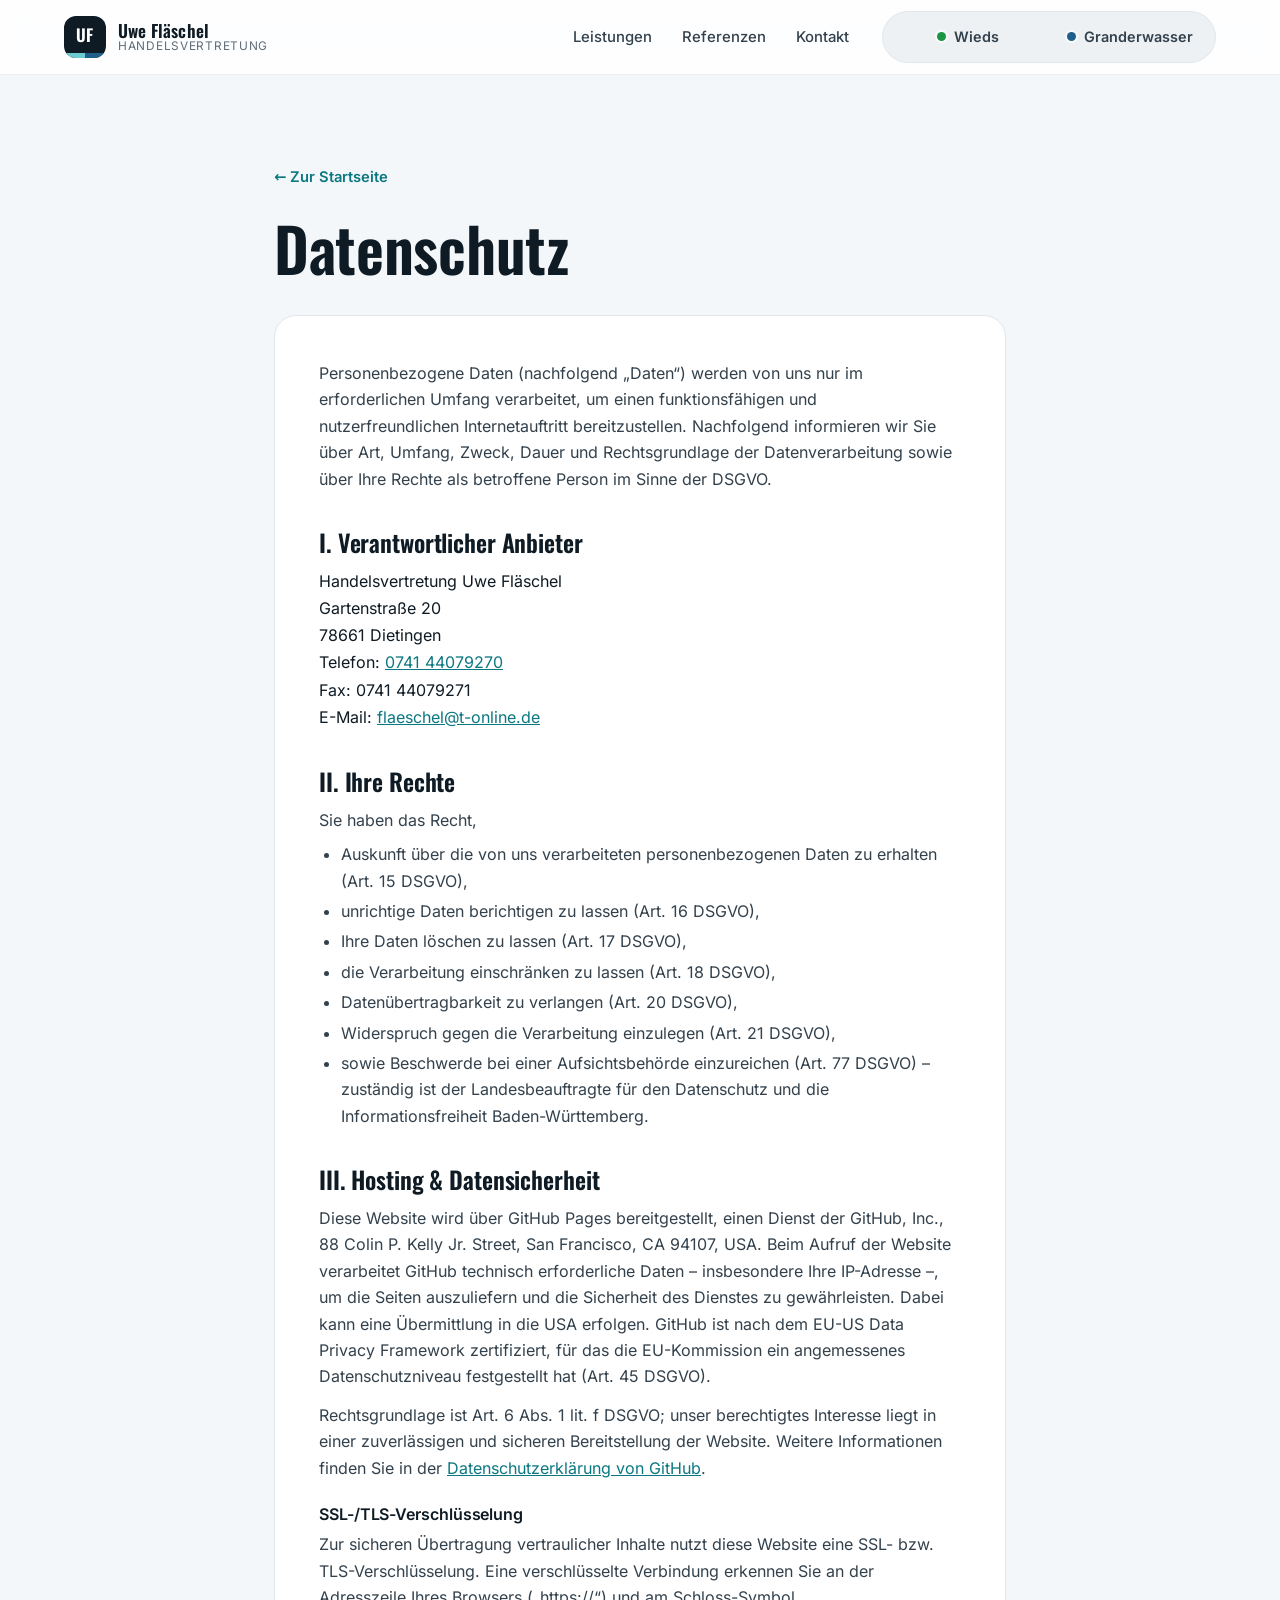
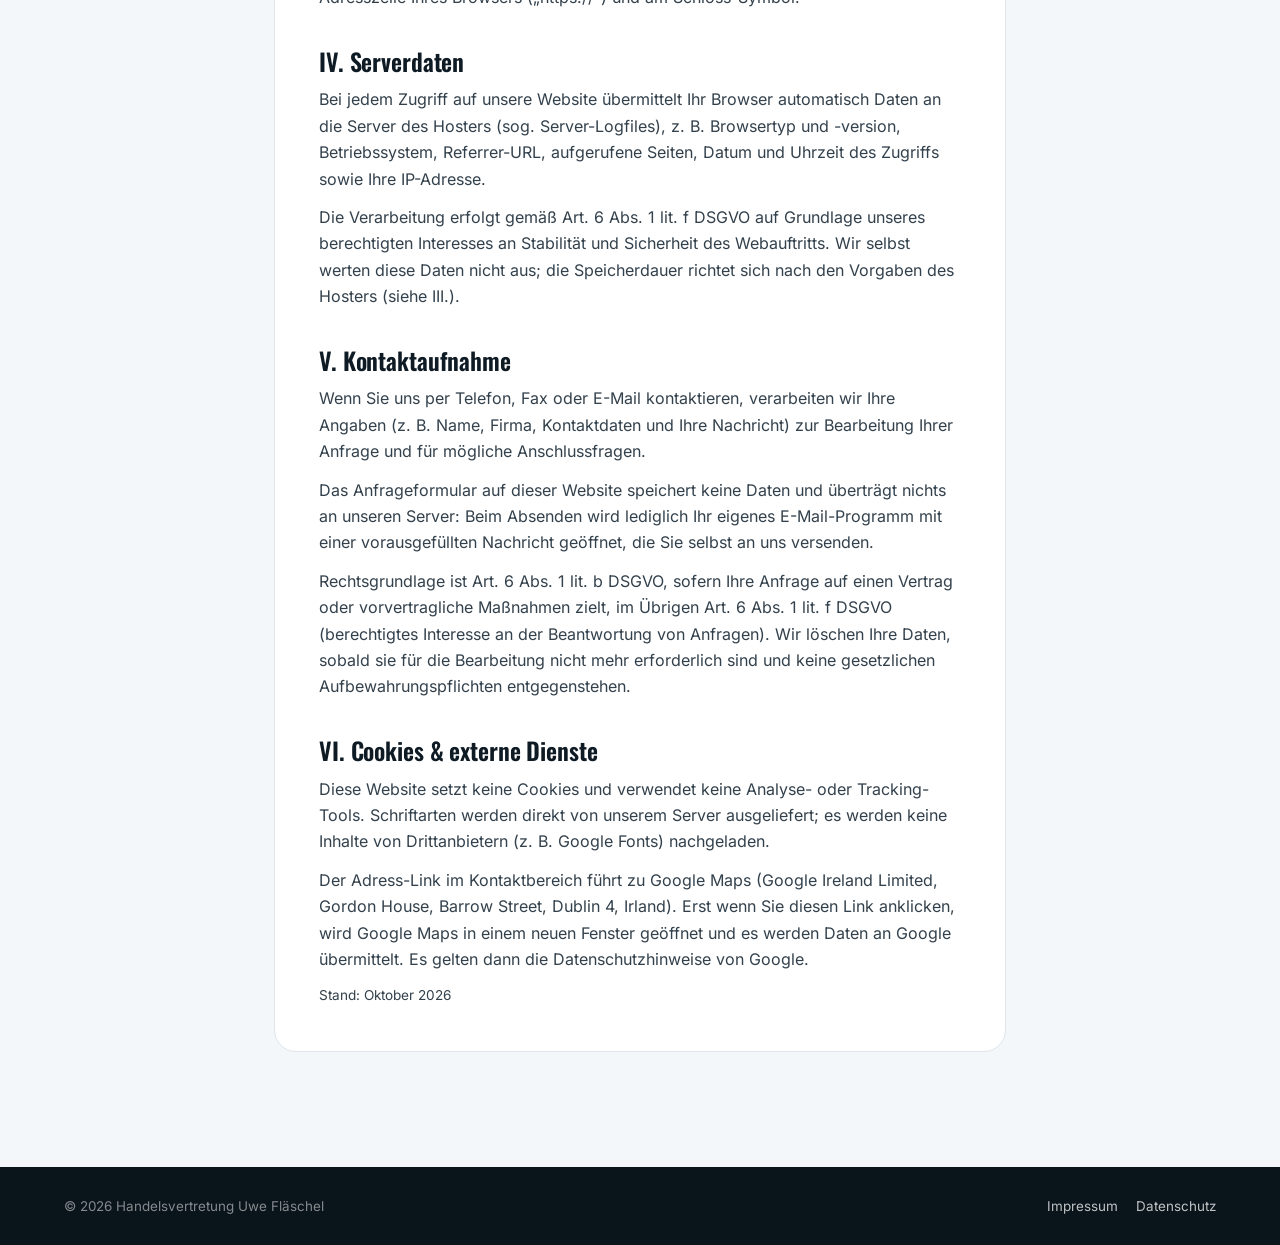
<file: datenschutz.html>
<!DOCTYPE html>
<html lang="de">
<head>
<meta charset="UTF-8" />
<meta name="viewport" content="width=device-width, initial-scale=1.0" />
<title>Datenschutz · Handelsvertretung Uwe Fläschel</title>
<meta name="robots" content="noindex, follow" />
<meta name="theme-color" content="#0f1b24" />
<link rel="canonical" href="https://uwe-flaeschel.com/datenschutz.html" />
<link rel="icon" href="favicon.svg" type="image/svg+xml" />
<link rel="preload" href="fonts/oswald-latin-wght-normal.woff2" as="font" type="font/woff2" crossorigin />
<link rel="preload" href="fonts/inter-latin-wght-normal.woff2" as="font" type="font/woff2" crossorigin />
<link rel="stylesheet" href="css/style.css?v=2" />
<script>document.documentElement.classList.add("js")</script>
</head>
<body data-brand="wieds">

<a class="skip" href="#inhalt">Zum Inhalt springen</a>

<header class="topbar">
  <div class="shell topbar__inner">
    <a class="ident" href="index.html" data-brand-link="wieds" aria-label="Uwe Fläschel Handelsvertretung – Startseite">
      <span class="ident__mark" aria-hidden="true">UF</span>
      <span class="ident__text"><strong>Uwe Fläschel</strong><small>Handelsvertretung</small></span>
    </a>
    <nav class="nav" id="nav" aria-label="Seitennavigation">
      <a href="index.html#leistungen">Leistungen</a>
      <a href="index.html#referenzen">Referenzen</a>
      <a href="index.html#kontakt">Kontakt</a>
    </nav>
    <nav class="brandswitch" data-active="none" data-initial="none" aria-label="Marke wechseln">
      <span class="brandswitch__thumb" aria-hidden="true"></span>
      <a class="brandswitch__opt" href="index.html" data-brand="wieds" data-brand-link="wieds"><span class="brandswitch__dot" aria-hidden="true"></span>Wieds</a>
      <a class="brandswitch__opt" href="granderwasser.html" data-brand="grander" data-brand-link="grander"><span class="brandswitch__dot" aria-hidden="true"></span><span>Grander<span class="brandswitch__more">wasser</span></span></a>
    </nav>
    <button class="burger" type="button" aria-controls="nav" aria-expanded="false" aria-label="Menü öffnen"><span></span><span></span><span></span></button>
  </div>
</header>

<main id="inhalt" class="legal">
  <div class="shell legal__inner">
    <a class="legal__back" href="index.html">← Zur Startseite</a>
    <h1>Datenschutz</h1>

    <div class="legal__box">
      <p>Personenbezogene Daten (nachfolgend „Daten“) werden von uns nur im erforderlichen Umfang verarbeitet, um einen funktionsfähigen und nutzerfreundlichen Internetauftritt bereitzustellen. Nachfolgend informieren wir Sie über Art, Umfang, Zweck, Dauer und Rechtsgrundlage der Datenverarbeitung sowie über Ihre Rechte als betroffene Person im Sinne der DSGVO.</p>

      <h2>I. Verantwortlicher Anbieter</h2>
      <address>
        Handelsvertretung Uwe Fläschel<br />
        Gartenstraße 20<br />
        78661 Dietingen<br />
        Telefon: <a href="tel:+4974144079270">0741 44079270</a><br />
        Fax: 0741 44079271<br />
        E-Mail: <a href="mailto:flaeschel@t-online.de">flaeschel@t-online.de</a>
      </address>

      <h2>II. Ihre Rechte</h2>
      <p>Sie haben das Recht,</p>
      <ul>
        <li>Auskunft über die von uns verarbeiteten personenbezogenen Daten zu erhalten (Art. 15 DSGVO),</li>
        <li>unrichtige Daten berichtigen zu lassen (Art. 16 DSGVO),</li>
        <li>Ihre Daten löschen zu lassen (Art. 17 DSGVO),</li>
        <li>die Verarbeitung einschränken zu lassen (Art. 18 DSGVO),</li>
        <li>Datenübertragbarkeit zu verlangen (Art. 20 DSGVO),</li>
        <li>Widerspruch gegen die Verarbeitung einzulegen (Art. 21 DSGVO),</li>
        <li>sowie Beschwerde bei einer Aufsichtsbehörde einzureichen (Art. 77 DSGVO) – zuständig ist der Landesbeauftragte für den Datenschutz und die Informationsfreiheit Baden-Württemberg.</li>
      </ul>

      <h2>III. Hosting &amp; Datensicherheit</h2>
      <!-- Bei Umzug zu einem anderen Hoster diesen Abschnitt anpassen. -->
      <p>Diese Website wird über GitHub Pages bereitgestellt, einen Dienst der GitHub, Inc., 88 Colin P. Kelly Jr. Street, San Francisco, CA 94107, USA. Beim Aufruf der Website verarbeitet GitHub technisch erforderliche Daten – insbesondere Ihre IP-Adresse –, um die Seiten auszuliefern und die Sicherheit des Dienstes zu gewährleisten. Dabei kann eine Übermittlung in die USA erfolgen. GitHub ist nach dem EU-US Data Privacy Framework zertifiziert, für das die EU-Kommission ein angemessenes Datenschutzniveau festgestellt hat (Art. 45 DSGVO).</p>
      <p>Rechtsgrundlage ist Art. 6 Abs. 1 lit. f DSGVO; unser berechtigtes Interesse liegt in einer zuverlässigen und sicheren Bereitstellung der Website. Weitere Informationen finden Sie in der <a href="https://docs.github.com/de/site-policy/privacy-policies/github-general-privacy-statement" target="_blank" rel="noopener">Datenschutzerklärung von GitHub</a>.</p>
      <h3>SSL-/TLS-Verschlüsselung</h3>
      <p>Zur sicheren Übertragung vertraulicher Inhalte nutzt diese Website eine SSL- bzw. TLS-Verschlüsselung. Eine verschlüsselte Verbindung erkennen Sie an der Adresszeile Ihres Browsers („https://“) und am Schloss-Symbol.</p>

      <h2>IV. Serverdaten</h2>
      <p>Bei jedem Zugriff auf unsere Website übermittelt Ihr Browser automatisch Daten an die Server des Hosters (sog. Server-Logfiles), z. B. Browsertyp und -version, Betriebssystem, Referrer-URL, aufgerufene Seiten, Datum und Uhrzeit des Zugriffs sowie Ihre IP-Adresse.</p>
      <p>Die Verarbeitung erfolgt gemäß Art. 6 Abs. 1 lit. f DSGVO auf Grundlage unseres berechtigten Interesses an Stabilität und Sicherheit des Webauftritts. Wir selbst werten diese Daten nicht aus; die Speicherdauer richtet sich nach den Vorgaben des Hosters (siehe III.).</p>

      <h2>V. Kontaktaufnahme</h2>
      <p>Wenn Sie uns per Telefon, Fax oder E-Mail kontaktieren, verarbeiten wir Ihre Angaben (z. B. Name, Firma, Kontaktdaten und Ihre Nachricht) zur Bearbeitung Ihrer Anfrage und für mögliche Anschlussfragen.</p>
      <p>Das Anfrageformular auf dieser Website speichert keine Daten und überträgt nichts an unseren Server: Beim Absenden wird lediglich Ihr eigenes E-Mail-Programm mit einer vorausgefüllten Nachricht geöffnet, die Sie selbst an uns versenden.</p>
      <p>Rechtsgrundlage ist Art. 6 Abs. 1 lit. b DSGVO, sofern Ihre Anfrage auf einen Vertrag oder vorvertragliche Maßnahmen zielt, im Übrigen Art. 6 Abs. 1 lit. f DSGVO (berechtigtes Interesse an der Beantwortung von Anfragen). Wir löschen Ihre Daten, sobald sie für die Bearbeitung nicht mehr erforderlich sind und keine gesetzlichen Aufbewahrungspflichten entgegenstehen.</p>

      <h2>VI. Cookies &amp; externe Dienste</h2>
      <p>Diese Website setzt keine Cookies und verwendet keine Analyse- oder Tracking-Tools. Schriftarten werden direkt von unserem Server ausgeliefert; es werden keine Inhalte von Drittanbietern (z. B. Google Fonts) nachgeladen.</p>
      <p>Der Adress-Link im Kontaktbereich führt zu Google Maps (Google Ireland Limited, Gordon House, Barrow Street, Dublin 4, Irland). Erst wenn Sie diesen Link anklicken, wird Google Maps in einem neuen Fenster geöffnet und es werden Daten an Google übermittelt. Es gelten dann die Datenschutzhinweise von Google.</p>

      <p class="legal__date">Stand: Oktober 2026</p>
    </div>
  </div>
</main>

<footer class="footer footer--slim">
  <div class="shell">
    <div class="footer__bottom">
      <span>© <span data-year>2026</span> Handelsvertretung Uwe Fläschel</span>
      <nav aria-label="Rechtliches"><a href="impressum.html">Impressum</a><a href="datenschutz.html" aria-current="page">Datenschutz</a></nav>
    </div>
  </div>
</footer>

<script src="js/main.js?v=2" defer></script>
</body>
</html>
</file>
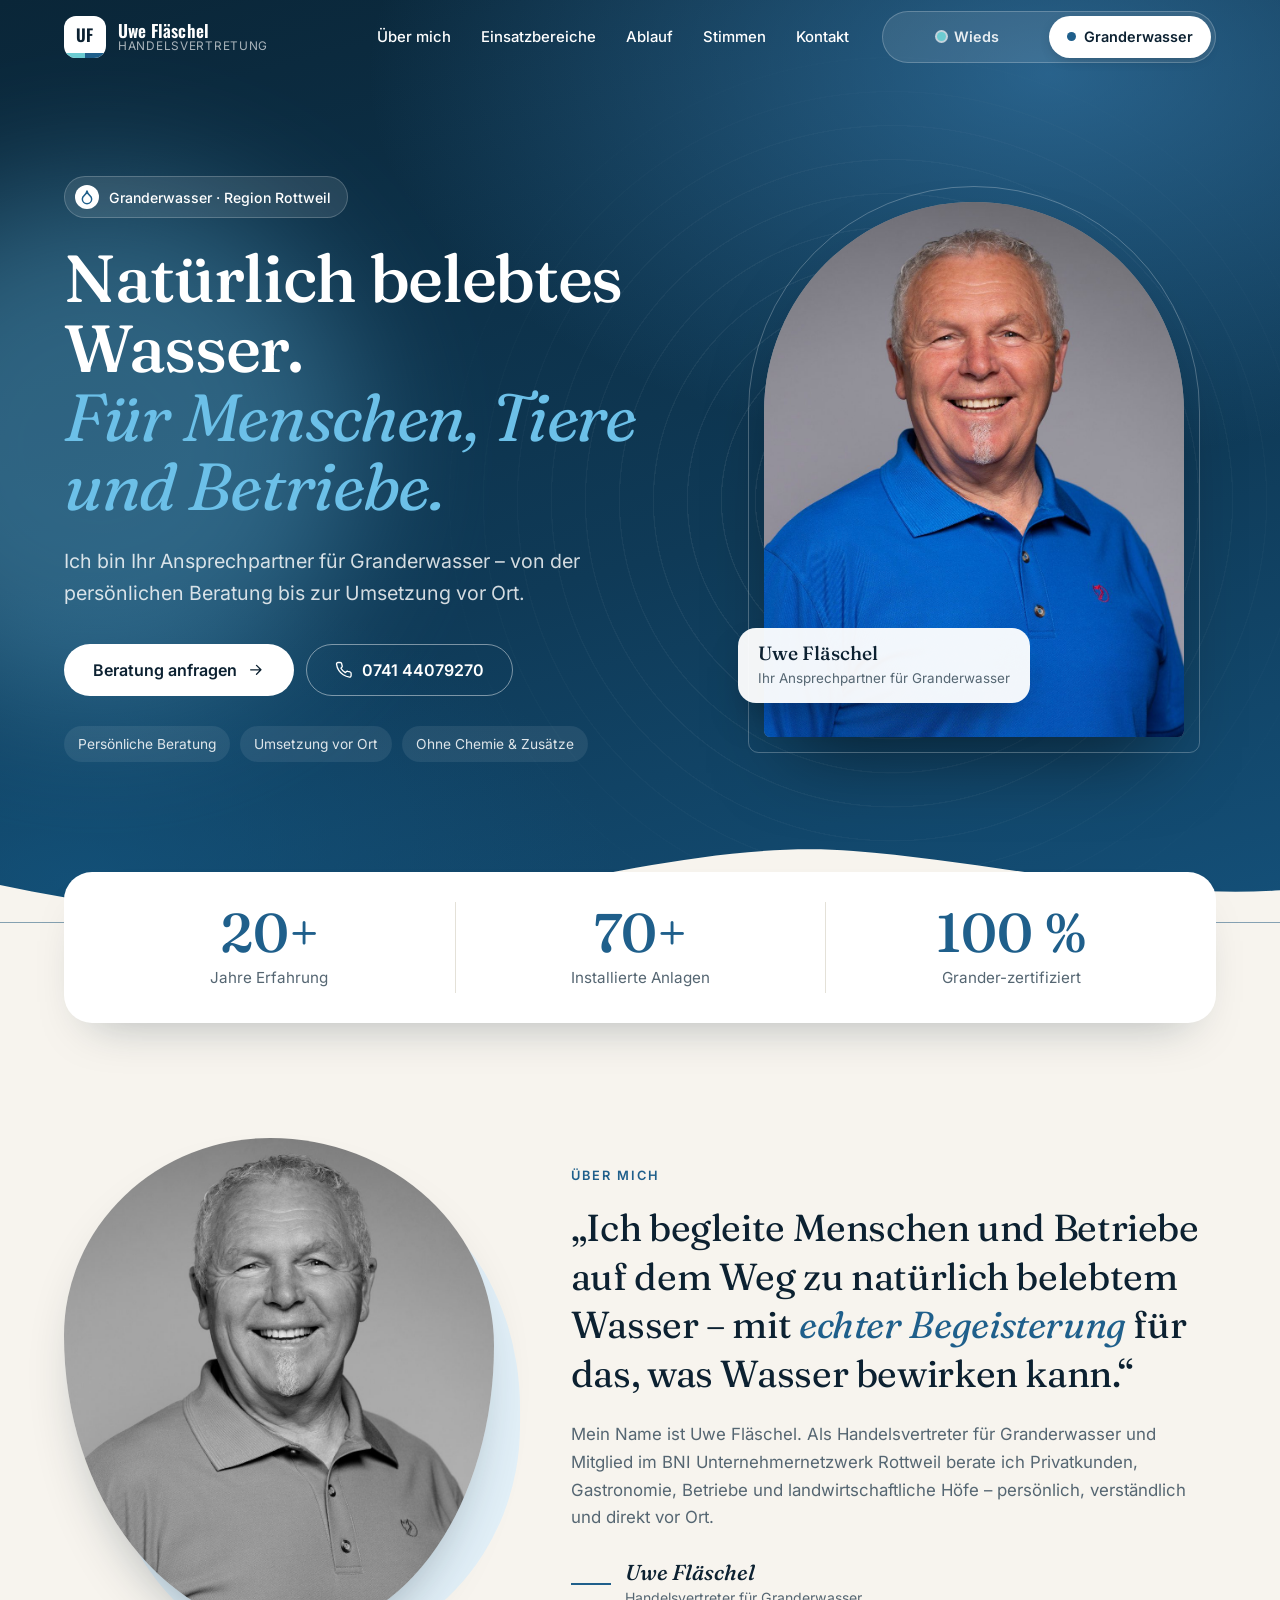
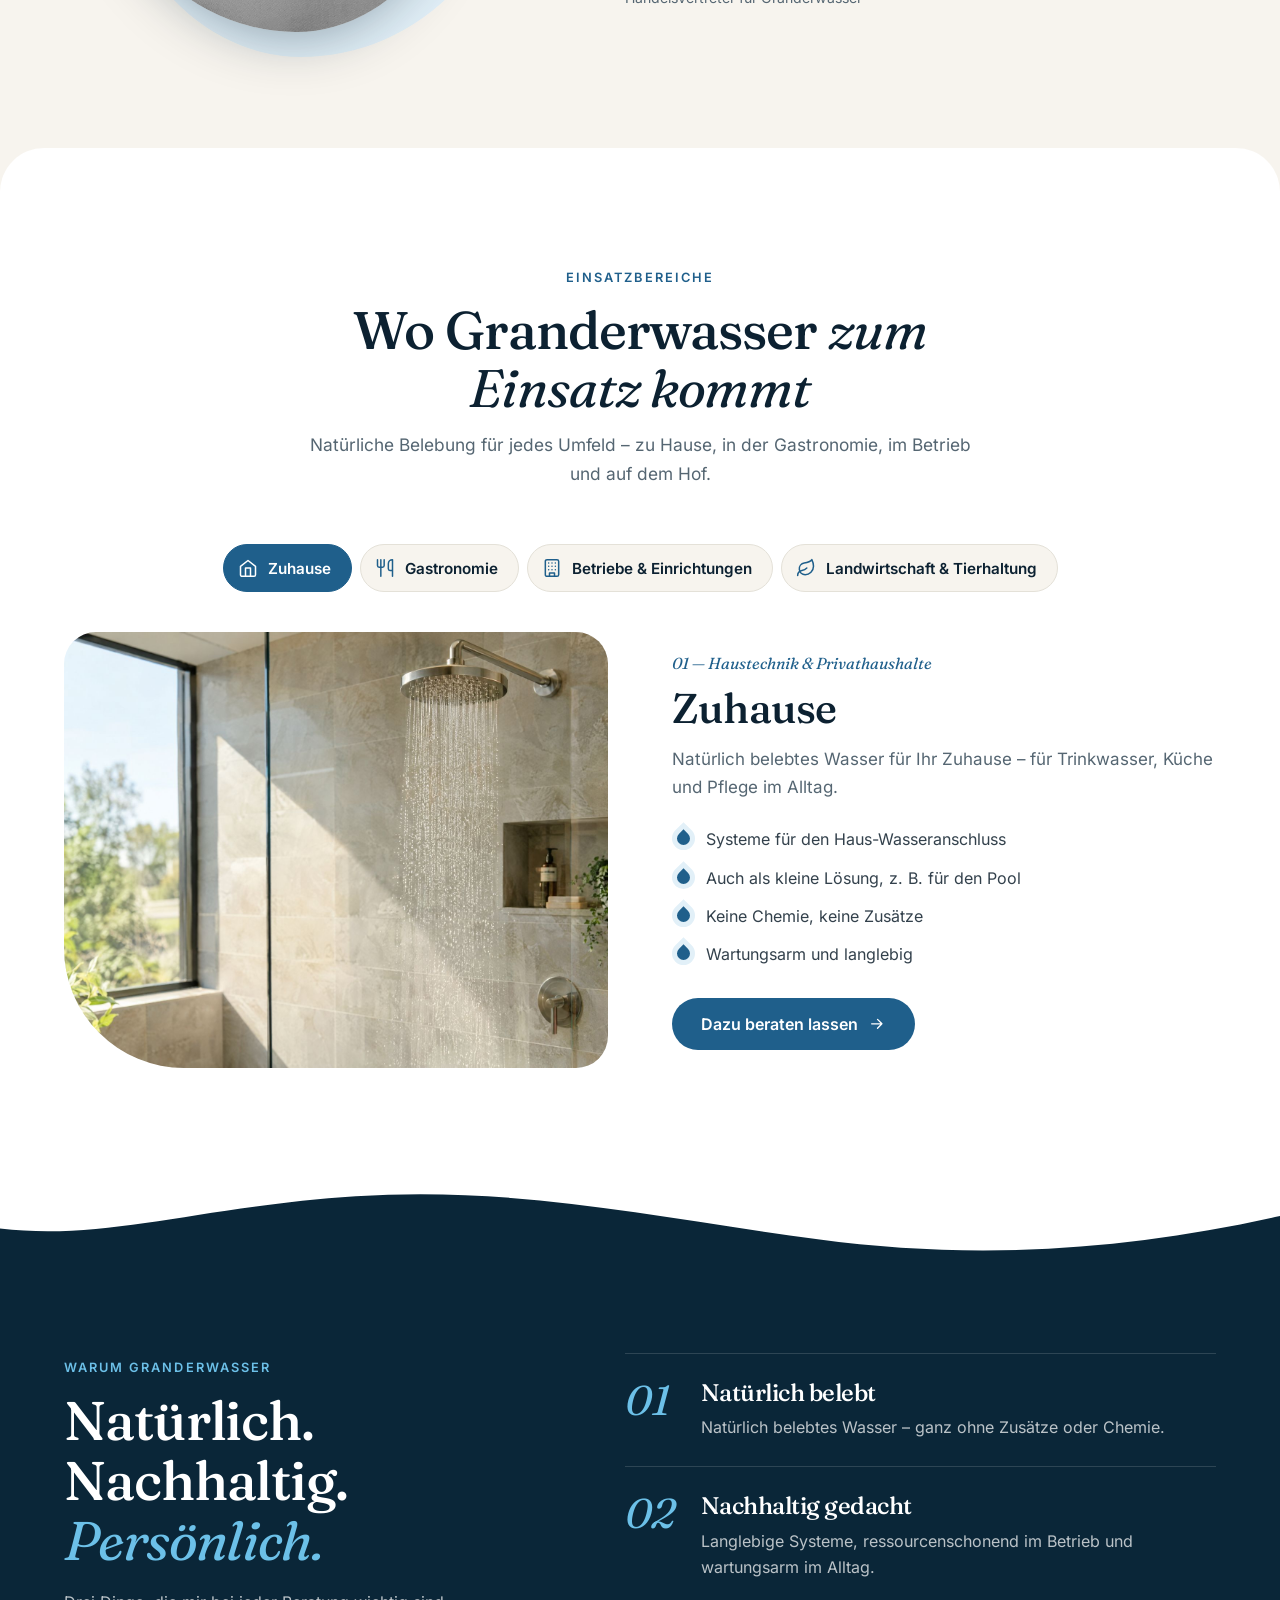
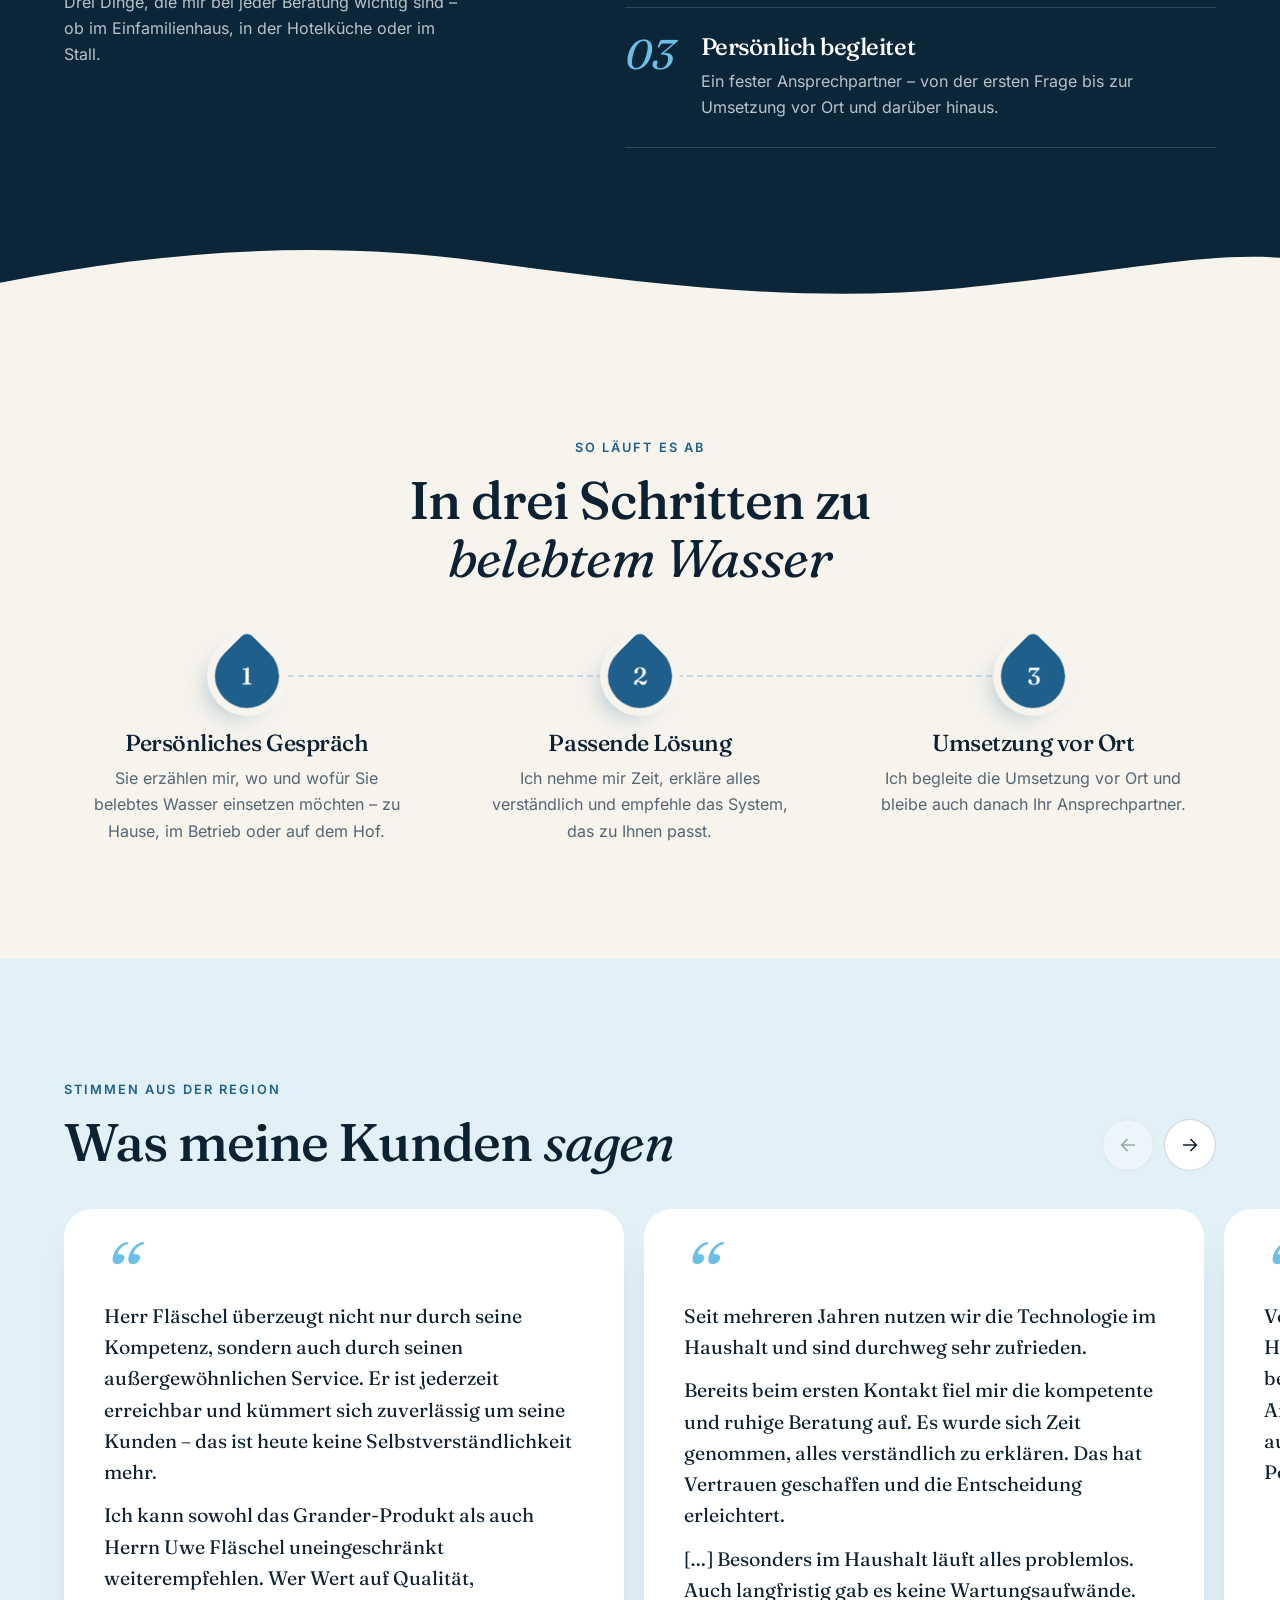
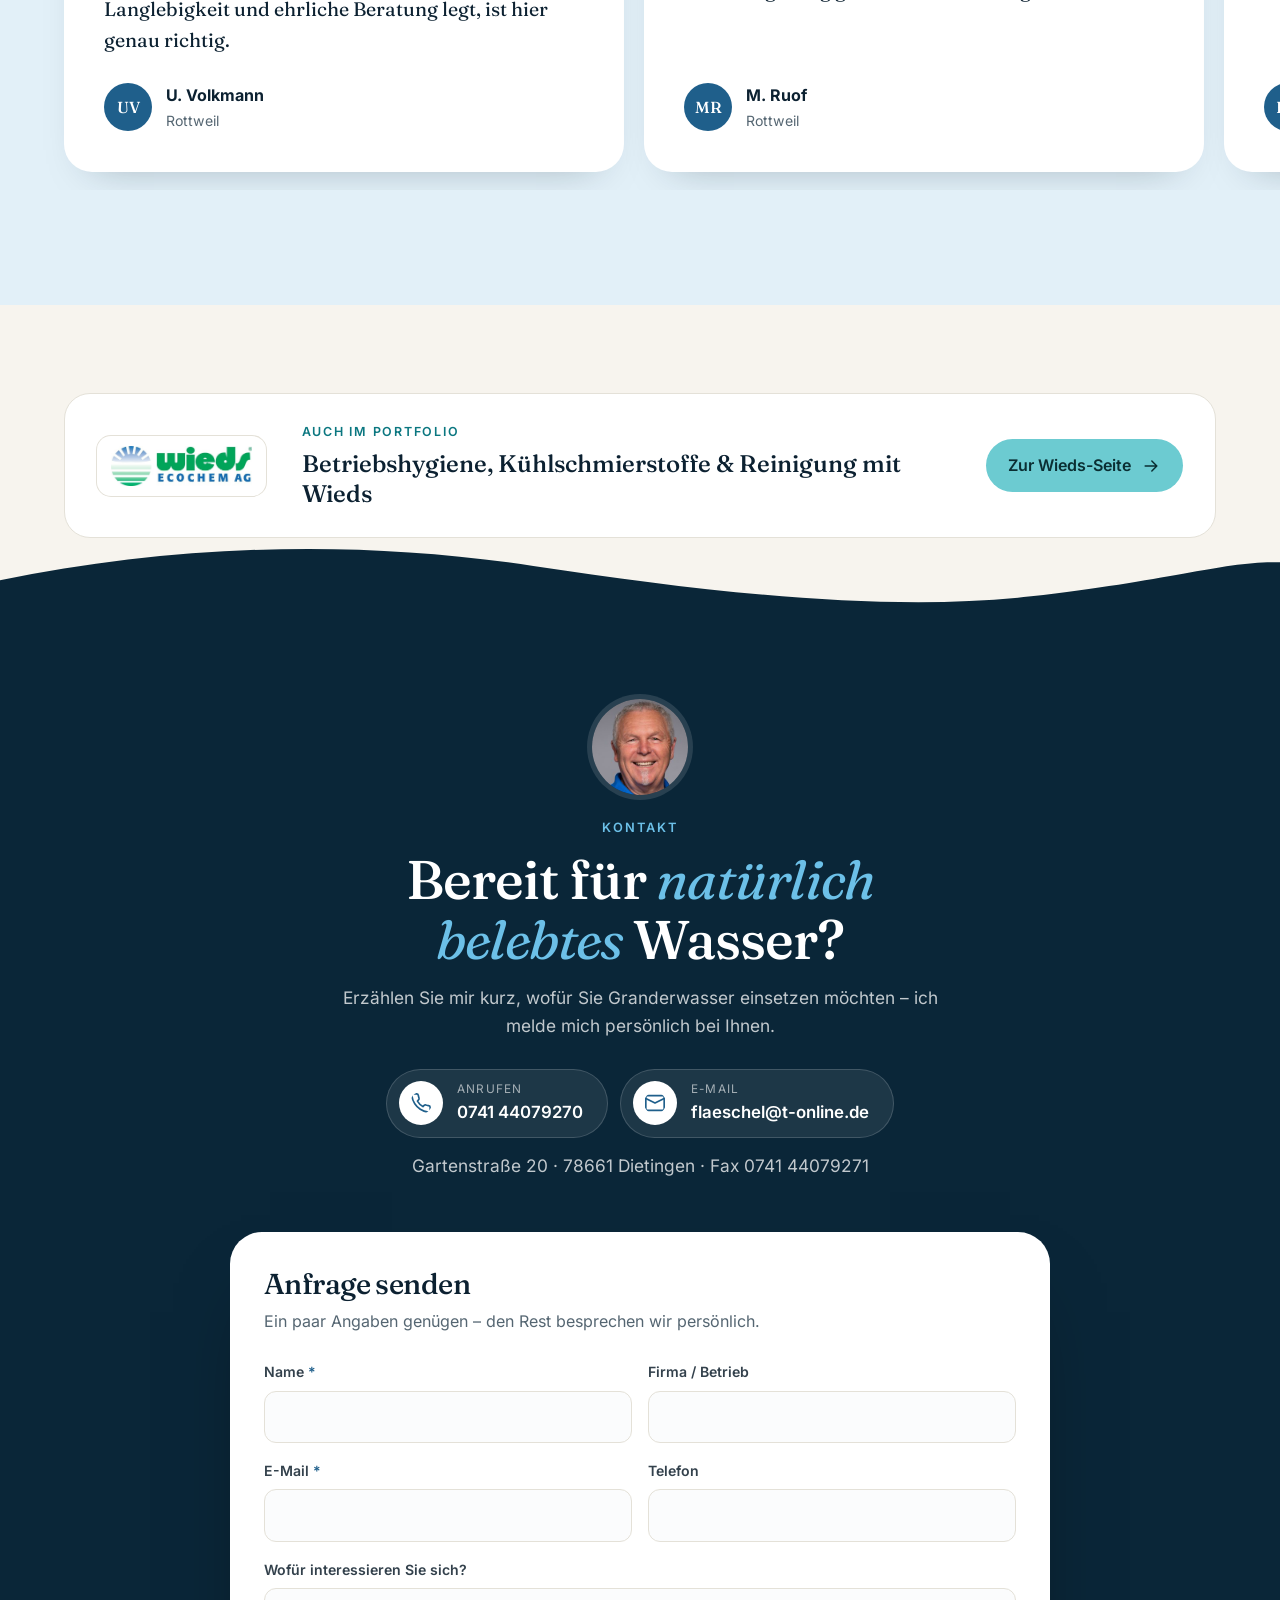
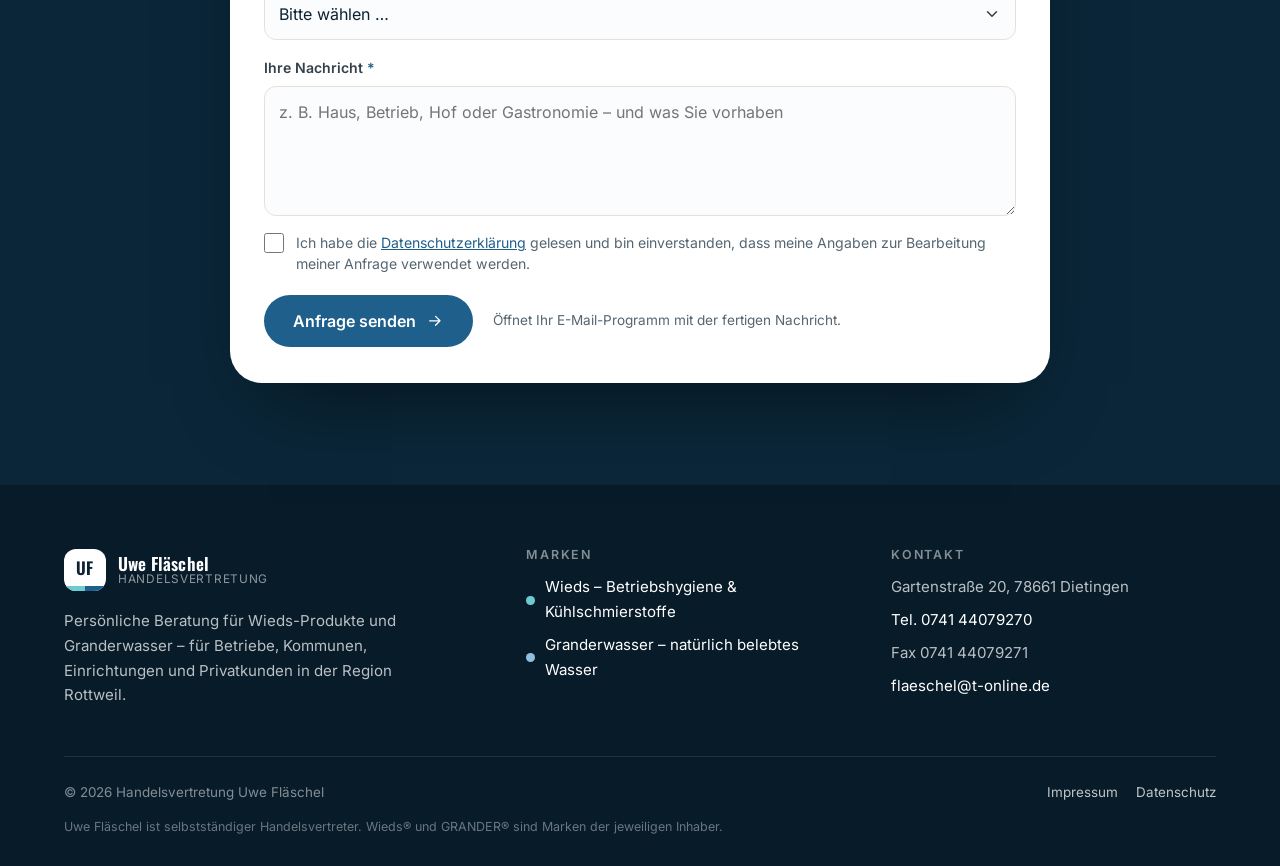
<file: granderwasser.html>
<!DOCTYPE html>
<html lang="de">
<head>
<meta charset="UTF-8" />
<meta name="viewport" content="width=device-width, initial-scale=1.0, viewport-fit=cover" />
<title>Uwe Fläschel · Granderwasser – natürlich belebtes Wasser für Zuhause, Gastronomie &amp; Betriebe</title>
<meta name="description" content="Uwe Fläschel – Ihr persönlicher Ansprechpartner für Granderwasser in der Region Rottweil. Natürlich belebtes Wasser für Zuhause, Gastronomie, Betriebe und Landwirtschaft – von der Beratung bis zur Umsetzung vor Ort." />
<meta property="og:title" content="Uwe Fläschel · Ihr Ansprechpartner für Granderwasser" />
<meta property="og:description" content="Natürlich belebtes Wasser. Für Menschen, Tiere und Betriebe." />
<meta property="og:type" content="website" />
<meta property="og:url" content="https://uwe-flaeschel.com/granderwasser.html" />
<meta property="og:image" content="https://uwe-flaeschel.com/img/uwe-blau.jpg" />
<meta property="og:locale" content="de_DE" />
<link rel="canonical" href="https://uwe-flaeschel.com/granderwasser.html" />
<meta name="theme-color" content="#0a2638" />
<link rel="icon" href="favicon.svg" type="image/svg+xml" />
<link rel="preload" href="fonts/fraunces-latin-wght-normal.woff2" as="font" type="font/woff2" crossorigin />
<link rel="preload" href="fonts/inter-latin-wght-normal.woff2" as="font" type="font/woff2" crossorigin />
<link rel="stylesheet" href="css/style.css?v=3" />
<link rel="stylesheet" href="css/grander.css?v=3" />
<script>document.documentElement.classList.add("js")</script>
</head>
<body class="g" data-brand="grander">

<svg width="0" height="0" style="position:absolute" aria-hidden="true">
  <symbol id="i-arrow" viewBox="0 0 24 24"><path d="M5 12h14M13 6l6 6-6 6"/></symbol>
  <symbol id="i-phone" viewBox="0 0 24 24"><path d="M22 16.9v3a2 2 0 0 1-2.2 2 19.8 19.8 0 0 1-8.6-3.1 19.5 19.5 0 0 1-6-6A19.8 19.8 0 0 1 2.1 4.2 2 2 0 0 1 4.1 2h3a2 2 0 0 1 2 1.7c.1 1 .4 1.9.7 2.8a2 2 0 0 1-.5 2.1L8.1 9.9a16 16 0 0 0 6 6l1.3-1.3a2 2 0 0 1 2.1-.4c.9.3 1.8.6 2.8.7a2 2 0 0 1 1.7 2z"/></symbol>
  <symbol id="i-mail" viewBox="0 0 24 24"><rect x="2" y="4" width="20" height="16" rx="2"/><path d="m22 7-10 5L2 7"/></symbol>
  <symbol id="i-drop" viewBox="0 0 24 24"><path d="M12 22a7 7 0 0 0 7-7c0-2-1-3.9-3-5.5s-3.5-4-4-6.5c-.5 2.5-2 4.9-4 6.5C6 11.1 5 13 5 15a7 7 0 0 0 7 7Z"/></symbol>
  <symbol id="i-home" viewBox="0 0 24 24"><path d="m3 10 9-7 9 7v10a2 2 0 0 1-2 2H5a2 2 0 0 1-2-2Z"/><path d="M9 22V12h6v10"/></symbol>
  <symbol id="i-utensils" viewBox="0 0 24 24"><path d="M3 2v7c0 1.1.9 2 2 2h4a2 2 0 0 0 2-2V2"/><path d="M7 2v20"/><path d="M21 15V2a5 5 0 0 0-5 5v6c0 1.1.9 2 2 2h3Zm0 0v7"/></symbol>
  <symbol id="i-building" viewBox="0 0 24 24"><rect x="4" y="2" width="16" height="20" rx="2"/><path d="M9 22v-4h6v4M8 6h.01M12 6h.01M16 6h.01M8 10h.01M12 10h.01M16 10h.01M8 14h.01M12 14h.01M16 14h.01"/></symbol>
  <symbol id="i-leaf" viewBox="0 0 24 24"><path d="M11 20A7 7 0 0 1 9.8 6.1C15.5 5 17 4.5 19 2c1 2 2 4.2 2 8 0 5.5-4.8 10-10 10Z"/><path d="M2 21c0-3 1.9-5.4 5.1-6C9.5 14.5 12 13 13 12"/></symbol>
</svg>

<a class="skip" href="#inhalt">Zum Inhalt springen</a>

<!-- ============================================================ TOPBAR -->
<header class="topbar">
  <div class="shell topbar__inner">
    <a class="ident" href="index.html" data-brand-link="wieds" aria-label="Uwe Fläschel Handelsvertretung – Startseite">
      <span class="ident__mark" aria-hidden="true">UF</span>
      <span class="ident__text"><strong>Uwe Fläschel</strong><small>Handelsvertretung</small></span>
    </a>
    <nav class="nav" id="nav" aria-label="Seitennavigation">
      <a href="#ueber">Über mich</a>
      <a href="#leistungen">Einsatzbereiche</a>
      <a href="#ablauf">Ablauf</a>
      <a href="#referenzen">Stimmen</a>
      <a href="#kontakt">Kontakt</a>
    </nav>
    <nav class="brandswitch" data-active="grander" data-initial="grander" aria-label="Marke wechseln">
      <span class="brandswitch__thumb" aria-hidden="true"></span>
      <a class="brandswitch__opt" href="index.html" data-brand="wieds" data-brand-link="wieds"><span class="brandswitch__dot" aria-hidden="true"></span>Wieds</a>
      <a class="brandswitch__opt" href="granderwasser.html" data-brand="grander" data-brand-link="grander" aria-current="page"><span class="brandswitch__dot" aria-hidden="true"></span><span>Grander<span class="brandswitch__more">wasser</span></span></a>
    </nav>
    <button class="burger" type="button" aria-controls="nav" aria-expanded="false" aria-label="Menü öffnen"><span></span><span></span><span></span></button>
  </div>
</header>

<main id="inhalt">

  <!-- ============================================================ HERO -->
  <section class="g-hero" aria-labelledby="hero-title">
    <div class="g-hero__glow" aria-hidden="true"></div>
    <div class="g-hero__ripples" aria-hidden="true"></div>
    <div class="shell g-hero__grid">
      <div class="reveal">
        <span class="g-pill"><svg class="icon"><use href="#i-drop"/></svg>Granderwasser · Region Rottweil</span>
        <h1 id="hero-title">Natürlich belebtes Wasser. <em>Für Menschen, Tiere und Betriebe.</em></h1>
        <p class="g-hero__lead">Ich bin Ihr Ansprechpartner für Granderwasser – von der persönlichen Beratung bis zur Umsetzung vor Ort.</p>
        <div class="g-hero__cta">
          <a class="btn btn--white" href="#kontakt">Beratung anfragen <svg class="icon icon--arrow"><use href="#i-arrow"/></svg></a>
          <a class="btn btn--line" href="tel:+4974144079270"><svg class="icon"><use href="#i-phone"/></svg>0741 44079270</a>
        </div>
        <ul class="g-hero__points">
          <li>Persönliche Beratung</li>
          <li>Umsetzung vor Ort</li>
          <li>Ohne Chemie &amp; Zusätze</li>
        </ul>
      </div>
      <figure class="g-portrait reveal" data-delay="1">
        <div class="g-arch"><img src="img/uwe-blau.jpg" width="1000" height="1500" alt="Uwe Fläschel, Ansprechpartner für Granderwasser" fetchpriority="high" /></div>
        <figcaption><strong>Uwe Fläschel</strong><small>Ihr Ansprechpartner für Granderwasser</small></figcaption>
      </figure>
    </div>
    <svg class="g-wave" viewBox="0 0 1440 100" preserveAspectRatio="none" aria-hidden="true"><path fill="#f7f4ee" d="M0 58c160 34 320 42 480 22S800 8 960 20s320 54 480 44v36H0Z"/></svg>
  </section>

  <!-- ============================================================ ZAHLEN -->
  <section class="g-facts" aria-label="Zahlen">
    <div class="shell">
      <div class="g-facts__bar reveal">
        <div class="g-fact"><strong data-count="20" data-suffix="+">20+</strong><span>Jahre Erfahrung</span></div>
        <div class="g-fact"><strong data-count="70" data-suffix="+">70+</strong><span>Installierte Anlagen</span></div>
        <div class="g-fact"><strong data-count="100" data-suffix=" %">100 %</strong><span>Grander-zertifiziert</span></div>
      </div>
    </div>
  </section>

  <!-- ============================================================ ÜBER MICH -->
  <section class="section" id="ueber" aria-labelledby="ueber-title">
    <div class="shell g-about__grid">
      <figure class="g-about__img reveal">
        <img src="img/uwe-sw-hell.jpg" width="1000" height="1500" alt="Uwe Fläschel" loading="lazy" />
      </figure>
      <div class="reveal" data-delay="1">
        <span class="g-kicker" id="ueber-title">Über mich</span>
        <blockquote class="g-statement">„Ich begleite Menschen und Betriebe auf dem Weg zu natürlich belebtem Wasser – mit <em>echter Begeisterung</em> für das, was Wasser bewirken kann.“</blockquote>
        <p class="g-about__text">Mein Name ist Uwe Fläschel. Als Handelsvertreter für Granderwasser und Mitglied im BNI Unternehmernetzwerk Rottweil berate ich Privatkunden, Gastronomie, Betriebe und landwirtschaftliche Höfe – persönlich, verständlich und direkt vor Ort.</p>
        <div class="g-sign"><span><strong>Uwe Fläschel</strong><small>Handelsvertreter für Granderwasser</small></span></div>
      </div>
    </div>
  </section>

  <!-- ============================================================ EINSATZBEREICHE -->
  <section class="section g-areas" id="leistungen" aria-labelledby="leistungen-title">
    <div class="shell">
      <header class="g-head reveal">
        <span class="g-kicker">Einsatzbereiche</span>
        <h2 id="leistungen-title">Wo Granderwasser <em>zum Einsatz kommt</em></h2>
        <p>Natürliche Belebung für jedes Umfeld – zu Hause, in der Gastronomie, im Betrieb und auf dem Hof.</p>
      </header>

      <div class="g-tabs" data-tabs>
        <div class="g-tabs__list reveal" role="tablist" aria-label="Einsatzbereiche">
          <button class="g-tab" type="button" role="tab" id="tab-zuhause" aria-controls="panel-zuhause" aria-selected="true"><svg class="icon"><use href="#i-home"/></svg>Zuhause</button>
          <button class="g-tab" type="button" role="tab" id="tab-gastro" aria-controls="panel-gastro" aria-selected="false" tabindex="-1"><svg class="icon"><use href="#i-utensils"/></svg>Gastronomie</button>
          <button class="g-tab" type="button" role="tab" id="tab-betriebe" aria-controls="panel-betriebe" aria-selected="false" tabindex="-1"><svg class="icon"><use href="#i-building"/></svg>Betriebe &amp; Einrichtungen</button>
          <button class="g-tab" type="button" role="tab" id="tab-land" aria-controls="panel-land" aria-selected="false" tabindex="-1"><svg class="icon"><use href="#i-leaf"/></svg>Landwirtschaft &amp; Tierhaltung</button>
        </div>

        <div class="g-panel" role="tabpanel" id="panel-zuhause" aria-labelledby="tab-zuhause">
          <figure class="g-panel__img"><img src="img/grander-zuhause.jpg" width="1600" height="1195" alt="Regendusche mit klarem Wasserstrahl in einem hellen Bad" loading="lazy" /></figure>
          <div>
            <span class="g-panel__num">01 — Haustechnik &amp; Privathaushalte</span>
            <h3>Zuhause</h3>
            <p>Natürlich belebtes Wasser für Ihr Zuhause – für Trinkwasser, Küche und Pflege im Alltag.</p>
            <ul class="g-list">
              <li>Systeme für den Haus-Wasseranschluss</li>
              <li>Auch als kleine Lösung, z. B. für den Pool</li>
              <li>Keine Chemie, keine Zusätze</li>
              <li>Wartungsarm und langlebig</li>
            </ul>
            <a class="btn" href="#kontakt" data-topic="Zuhause">Dazu beraten lassen <svg class="icon icon--arrow"><use href="#i-arrow"/></svg></a>
          </div>
        </div>

        <div class="g-panel" role="tabpanel" id="panel-gastro" aria-labelledby="tab-gastro">
          <figure class="g-panel__img"><img src="img/grander-gastro.jpg" width="1600" height="1195" alt="Wasserkaraffe und Gläser auf einem Restauranttisch" loading="lazy" /></figure>
          <div>
            <span class="g-panel__num">02 — Gastronomie &amp; Hotellerie</span>
            <h3>Gastronomie</h3>
            <p>Belebtes Wasser für Küche, Service und Getränke – im täglichen Betrieb ganz unkompliziert.</p>
            <ul class="g-list">
              <li>Einsatz in Küche, Ausschank und Service</li>
              <li>Keine Chemie, keine Zusätze</li>
              <li>Wartungsarm im laufenden Betrieb</li>
            </ul>
            <a class="btn" href="#kontakt" data-topic="Gastronomie">Dazu beraten lassen <svg class="icon icon--arrow"><use href="#i-arrow"/></svg></a>
          </div>
        </div>

        <div class="g-panel" role="tabpanel" id="panel-betriebe" aria-labelledby="tab-betriebe">
          <figure class="g-panel__img"><img src="img/grander-betriebe.jpg" width="1600" height="1195" alt="Edelstahl-Wasserleitungen in einem Technikraum" loading="lazy" /></figure>
          <div>
            <span class="g-panel__num">03 — Unternehmen &amp; Einrichtungen</span>
            <h3>Betriebe &amp; Einrichtungen</h3>
            <p>Wasserlösungen für Produktion, Reinigung und Pflege – langlebig und ressourcenschonend im Betrieb.</p>
            <ul class="g-list">
              <li>Lösungen für Produktion, Reinigung und Pflege</li>
              <li>Langlebige Systeme ohne Zusätze</li>
              <li>Wartungsarm und effizient im täglichen Einsatz</li>
            </ul>
            <a class="btn" href="#kontakt" data-topic="Betriebe &amp; Einrichtungen">Dazu beraten lassen <svg class="icon icon--arrow"><use href="#i-arrow"/></svg></a>
          </div>
        </div>

        <div class="g-panel" role="tabpanel" id="panel-land" aria-labelledby="tab-land">
          <figure class="g-panel__img"><img src="img/grander-landwirtschaft.jpg" width="1600" height="1195" alt="Kühe trinken an einer Tränke auf der Weide" loading="lazy" /></figure>
          <div>
            <span class="g-panel__num">04 — Höfe, Ställe &amp; Felder</span>
            <h3>Landwirtschaft &amp; Tierhaltung</h3>
            <p>Belebtes Wasser für Hof, Stall und Feld – natürlich und ohne Zusätze.</p>
            <ul class="g-list">
              <li>Einsatz in Tränke und Bewässerung</li>
              <li>Natürlich, ohne Chemie und Zusätze</li>
              <li>Langlebige, wartungsarme Systeme</li>
            </ul>
            <a class="btn" href="#kontakt" data-topic="Landwirtschaft &amp; Tierhaltung">Dazu beraten lassen <svg class="icon icon--arrow"><use href="#i-arrow"/></svg></a>
          </div>
        </div>
      </div>
    </div>
  </section>

  <!-- ============================================================ WARUM -->
  <section class="g-why" aria-labelledby="warum-title">
    <svg class="g-wave g-wave--top" viewBox="0 0 1440 100" preserveAspectRatio="none" aria-hidden="true"><path fill="#ffffff" d="M0 0h1440v38c-170 38-340 50-520 26S580 4 400 16 120 66 0 52Z"/></svg>
    <div class="shell g-why__grid">
      <div class="g-why__intro reveal">
        <span class="g-kicker g-kicker--light">Warum Granderwasser</span>
        <h2 id="warum-title">Natürlich. Nachhaltig. <em>Persönlich.</em></h2>
        <p>Drei Dinge, die mir bei jeder Beratung wichtig sind – ob im Einfamilienhaus, in der Hotelküche oder im Stall.</p>
      </div>
      <ol class="g-why__list">
        <li class="reveal"><b>01</b><div><h3>Natürlich belebt</h3><p>Natürlich belebtes Wasser – ganz ohne Zusätze oder Chemie.</p></div></li>
        <li class="reveal" data-delay="1"><b>02</b><div><h3>Nachhaltig gedacht</h3><p>Langlebige Systeme, ressourcenschonend im Betrieb und wartungsarm im Alltag.</p></div></li>
        <li class="reveal" data-delay="2"><b>03</b><div><h3>Persönlich begleitet</h3><p>Ein fester Ansprechpartner – von der ersten Frage bis zur Umsetzung vor Ort und darüber hinaus.</p></div></li>
      </ol>
    </div>
    <svg class="g-wave g-wave--bottom" viewBox="0 0 1440 100" preserveAspectRatio="none" aria-hidden="true"><path fill="#f7f4ee" d="M0 60c180-36 360-48 540-24s360 48 540 30 270-40 360-34v68H0Z"/></svg>
  </section>

  <!-- ============================================================ ABLAUF -->
  <section class="section" id="ablauf" aria-labelledby="ablauf-title">
    <div class="shell">
      <header class="g-head reveal">
        <span class="g-kicker">So läuft es ab</span>
        <h2 id="ablauf-title">In drei Schritten zu <em>belebtem Wasser</em></h2>
      </header>
      <ol class="g-steps__list">
        <li class="g-step reveal">
          <span class="g-step__drop" aria-hidden="true"><span>1</span></span>
          <h3>Persönliches Gespräch</h3>
          <p>Sie erzählen mir, wo und wofür Sie belebtes Wasser einsetzen möchten – zu Hause, im Betrieb oder auf dem Hof.</p>
        </li>
        <li class="g-step reveal" data-delay="1">
          <span class="g-step__drop" aria-hidden="true"><span>2</span></span>
          <h3>Passende Lösung</h3>
          <p>Ich nehme mir Zeit, erkläre alles verständlich und empfehle das System, das zu Ihnen passt.</p>
        </li>
        <li class="g-step reveal" data-delay="2">
          <span class="g-step__drop" aria-hidden="true"><span>3</span></span>
          <h3>Umsetzung vor Ort</h3>
          <p>Ich begleite die Umsetzung vor Ort und bleibe auch danach Ihr Ansprechpartner.</p>
        </li>
      </ol>
    </div>
  </section>

  <!-- ============================================================ STIMMEN -->
  <section class="section g-voices" id="referenzen" aria-labelledby="referenzen-title">
    <div class="shell g-voices__head reveal">
      <div>
        <span class="g-kicker">Stimmen aus der Region</span>
        <h2 id="referenzen-title">Was meine Kunden <em>sagen</em></h2>
      </div>
      <div class="g-voices__nav">
        <button class="g-voices__prev" type="button" aria-label="Vorherige Stimme" aria-controls="voices"><svg class="icon"><use href="#i-arrow"/></svg></button>
        <button class="g-voices__next" type="button" aria-label="Nächste Stimme" aria-controls="voices"><svg class="icon"><use href="#i-arrow"/></svg></button>
      </div>
    </div>
    <div class="g-track" id="voices" tabindex="0" role="region" aria-label="Kundenstimmen, seitlich wischen">
      <figure class="g-voice">
        <span class="g-voice__mark" aria-hidden="true">“</span>
        <blockquote><p>Herr Fläschel überzeugt nicht nur durch seine Kompetenz, sondern auch durch seinen außergewöhnlichen Service. Er ist jederzeit erreichbar und kümmert sich zuverlässig um seine Kunden – das ist heute keine Selbstverständlichkeit mehr.</p><p>Ich kann sowohl das Grander-Produkt als auch Herrn Uwe Fläschel uneingeschränkt weiterempfehlen. Wer Wert auf Qualität, Langlebigkeit und ehrliche Beratung legt, ist hier genau richtig.</p></blockquote>
        <figcaption><span class="g-voice__avatar" aria-hidden="true">UV</span><span><strong>U. Volkmann</strong><small>Rottweil</small></span></figcaption>
      </figure>
      <figure class="g-voice">
        <span class="g-voice__mark" aria-hidden="true">“</span>
        <blockquote><p>Seit mehreren Jahren nutzen wir die Technologie im Haushalt und sind durchweg sehr zufrieden.</p><p>Bereits beim ersten Kontakt fiel mir die kompetente und ruhige Beratung auf. Es wurde sich Zeit genommen, alles verständlich zu erklären. Das hat Vertrauen geschaffen und die Entscheidung erleichtert.</p><p>[…] Besonders im Haushalt läuft alles problemlos. Auch langfristig gab es keine Wartungsaufwände.</p></blockquote>
        <figcaption><span class="g-voice__avatar" aria-hidden="true">MR</span><span><strong>M. Ruof</strong><small>Rottweil</small></span></figcaption>
      </figure>
      <figure class="g-voice">
        <span class="g-voice__mark" aria-hidden="true">“</span>
        <blockquote><p>Vor ein paar Jahren hatten wir in Südtirol in einem Hotel erstmals „Granderwasser“ und waren davon begeistert. Wir bekamen dann vor Ort die Grander-Anlage, sowohl für den Haus-Wasseranschluss als auch in der kleinen Version für den Skimmer im Pool. […]</p></blockquote>
        <figcaption><span class="g-voice__avatar" aria-hidden="true">HR</span><span><strong>Dr. H. Rath</strong><small>Rottweil</small></span></figcaption>
      </figure>
    </div>
  </section>

  <!-- ============================================================ HINWEIS WIEDS -->
  <section class="g-cross" aria-label="Weitere Marke">
    <div class="shell">
      <a class="g-cross__card reveal" href="index.html" data-brand-link="wieds">
        <span class="g-cross__logo"><img src="img/wieds-logo.jpg" width="640" height="182" alt="Wieds Ecochem AG" loading="lazy" /></span>
        <span class="g-cross__text"><small>Auch im Portfolio</small><strong>Betriebshygiene, Kühlschmierstoffe &amp; Reinigung mit Wieds</strong></span>
        <span class="g-cross__go">Zur Wieds-Seite <svg class="icon"><use href="#i-arrow"/></svg></span>
      </a>
    </div>
  </section>

  <!-- ============================================================ KONTAKT -->
  <section class="g-contact" id="kontakt" aria-labelledby="kontakt-title">
    <svg class="g-wave" viewBox="0 0 1440 100" preserveAspectRatio="none" aria-hidden="true"><path fill="#0a2638" d="M0 46c200-40 400-46 600-16s400 52 560 34 220-40 280-38v74H0Z"/></svg>
    <div class="shell g-contact__inner">
      <div class="g-contact__intro reveal">
        <img class="g-contact__avatar" src="img/uwe-avatar-blau.jpg" width="240" height="240" alt="Uwe Fläschel" loading="lazy" />
        <span class="g-kicker g-kicker--light">Kontakt</span>
        <h2 id="kontakt-title">Bereit für <em>natürlich belebtes</em> Wasser?</h2>
        <p>Erzählen Sie mir kurz, wofür Sie Granderwasser einsetzen möchten – ich melde mich persönlich bei Ihnen.</p>
        <div class="g-direct">
          <a href="tel:+4974144079270"><svg class="icon"><use href="#i-phone"/></svg><span><small>Anrufen</small><strong>0741 44079270</strong></span></a>
          <a href="mailto:flaeschel@t-online.de"><svg class="icon"><use href="#i-mail"/></svg><span><small>E-Mail</small><strong>flaeschel@t-online.de</strong></span></a>
        </div>
        <p class="g-contact__addr">Gartenstraße 20 · 78661 Dietingen · Fax 0741 44079271</p>
      </div>

      <form class="form g-form reveal" data-inquiry="Granderwasser" data-mail="flaeschel@t-online.de" action="mailto:flaeschel@t-online.de" method="post" enctype="text/plain">
        <h3>Anfrage senden</h3>
        <p>Ein paar Angaben genügen – den Rest besprechen wir persönlich.</p>
        <div class="form__grid">
          <div class="field">
            <label for="f-name">Name <i>*</i></label>
            <input id="f-name" name="name" type="text" autocomplete="name" required />
          </div>
          <div class="field">
            <label for="f-firma">Firma / Betrieb</label>
            <input id="f-firma" name="firma" type="text" autocomplete="organization" />
          </div>
          <div class="field">
            <label for="f-email">E-Mail <i>*</i></label>
            <input id="f-email" name="email" type="email" autocomplete="email" required />
          </div>
          <div class="field">
            <label for="f-telefon">Telefon</label>
            <input id="f-telefon" name="telefon" type="tel" autocomplete="tel" />
          </div>
          <div class="field field--full">
            <label for="f-thema">Wofür interessieren Sie sich?</label>
            <select id="f-thema" name="thema">
              <option value="">Bitte wählen …</option>
              <option>Zuhause</option>
              <option>Gastronomie</option>
              <option>Betriebe &amp; Einrichtungen</option>
              <option>Landwirtschaft &amp; Tierhaltung</option>
              <option>Allgemeine Beratung</option>
            </select>
          </div>
          <div class="field field--full">
            <label for="f-nachricht">Ihre Nachricht <i>*</i></label>
            <textarea id="f-nachricht" name="nachricht" required placeholder="z. B. Haus, Betrieb, Hof oder Gastronomie – und was Sie vorhaben"></textarea>
          </div>
          <label class="consent"><input type="checkbox" name="datenschutz" required /><span>Ich habe die <a href="datenschutz.html">Datenschutzerklärung</a> gelesen und bin einverstanden, dass meine Angaben zur Bearbeitung meiner Anfrage verwendet werden. <i class="sr-only">Pflichtfeld</i></span></label>
          <div class="form__foot">
            <button class="btn" type="submit">Anfrage senden <svg class="icon icon--arrow"><use href="#i-arrow"/></svg></button>
            <span class="form__hint">Öffnet Ihr E-Mail-Programm mit der fertigen Nachricht.</span>
          </div>
          <p class="form__done" role="status">Ihr E-Mail-Programm wurde geöffnet – bitte senden Sie die Nachricht dort ab. Alternativ erreichen Sie mich direkt unter <a href="tel:+4974144079270">0741 44079270</a>.</p>
        </div>
      </form>
    </div>
  </section>

</main>

<!-- ============================================================ FOOTER -->
<footer class="footer">
  <div class="shell">
    <div class="footer__grid">
      <div>
        <a class="ident" href="index.html" data-brand-link="wieds" aria-label="Uwe Fläschel Handelsvertretung – Startseite">
          <span class="ident__mark" aria-hidden="true">UF</span>
          <span class="ident__text"><strong>Uwe Fläschel</strong><small>Handelsvertretung</small></span>
        </a>
        <p class="footer__about">Persönliche Beratung für Wieds-Produkte und Granderwasser – für Betriebe, Kommunen, Einrichtungen und Privatkunden in der Region Rottweil.</p>
      </div>
      <div>
        <h4>Marken</h4>
        <ul>
          <li><a class="footer__brand" style="--dot:var(--wieds)" href="index.html" data-brand-link="wieds">Wieds – Betriebshygiene &amp; Kühlschmierstoffe</a></li>
          <li><a class="footer__brand" style="--dot:var(--grander-soft)" href="granderwasser.html">Granderwasser – natürlich belebtes Wasser</a></li>
        </ul>
      </div>
      <div>
        <h4>Kontakt</h4>
        <ul>
          <li>Gartenstraße 20, 78661 Dietingen</li>
          <li><a href="tel:+4974144079270">Tel. 0741 44079270</a></li>
          <li>Fax 0741 44079271</li>
          <li><a href="mailto:flaeschel@t-online.de">flaeschel@t-online.de</a></li>
        </ul>
      </div>
    </div>
    <div class="footer__bottom">
      <span>© <span data-year>2026</span> Handelsvertretung Uwe Fläschel</span>
      <nav aria-label="Rechtliches"><a href="impressum.html">Impressum</a><a href="datenschutz.html">Datenschutz</a></nav>
    </div>
    <p class="footer__note">Uwe Fläschel ist selbstständiger Handelsvertreter. Wieds® und GRANDER® sind Marken der jeweiligen Inhaber.</p>
  </div>
</footer>

<!-- Schnellkontakt (nur Smartphone) -->
<div class="actionbar" aria-label="Schnellkontakt">
  <a class="actionbar__btn actionbar__btn--ghost" href="tel:+4974144079270"><svg class="icon"><use href="#i-phone"/></svg>Anrufen</a>
  <a class="actionbar__btn" href="#kontakt">Anfrage senden</a>
</div>

<script src="js/main.js?v=2" defer></script>
</body>
</html>
</file>
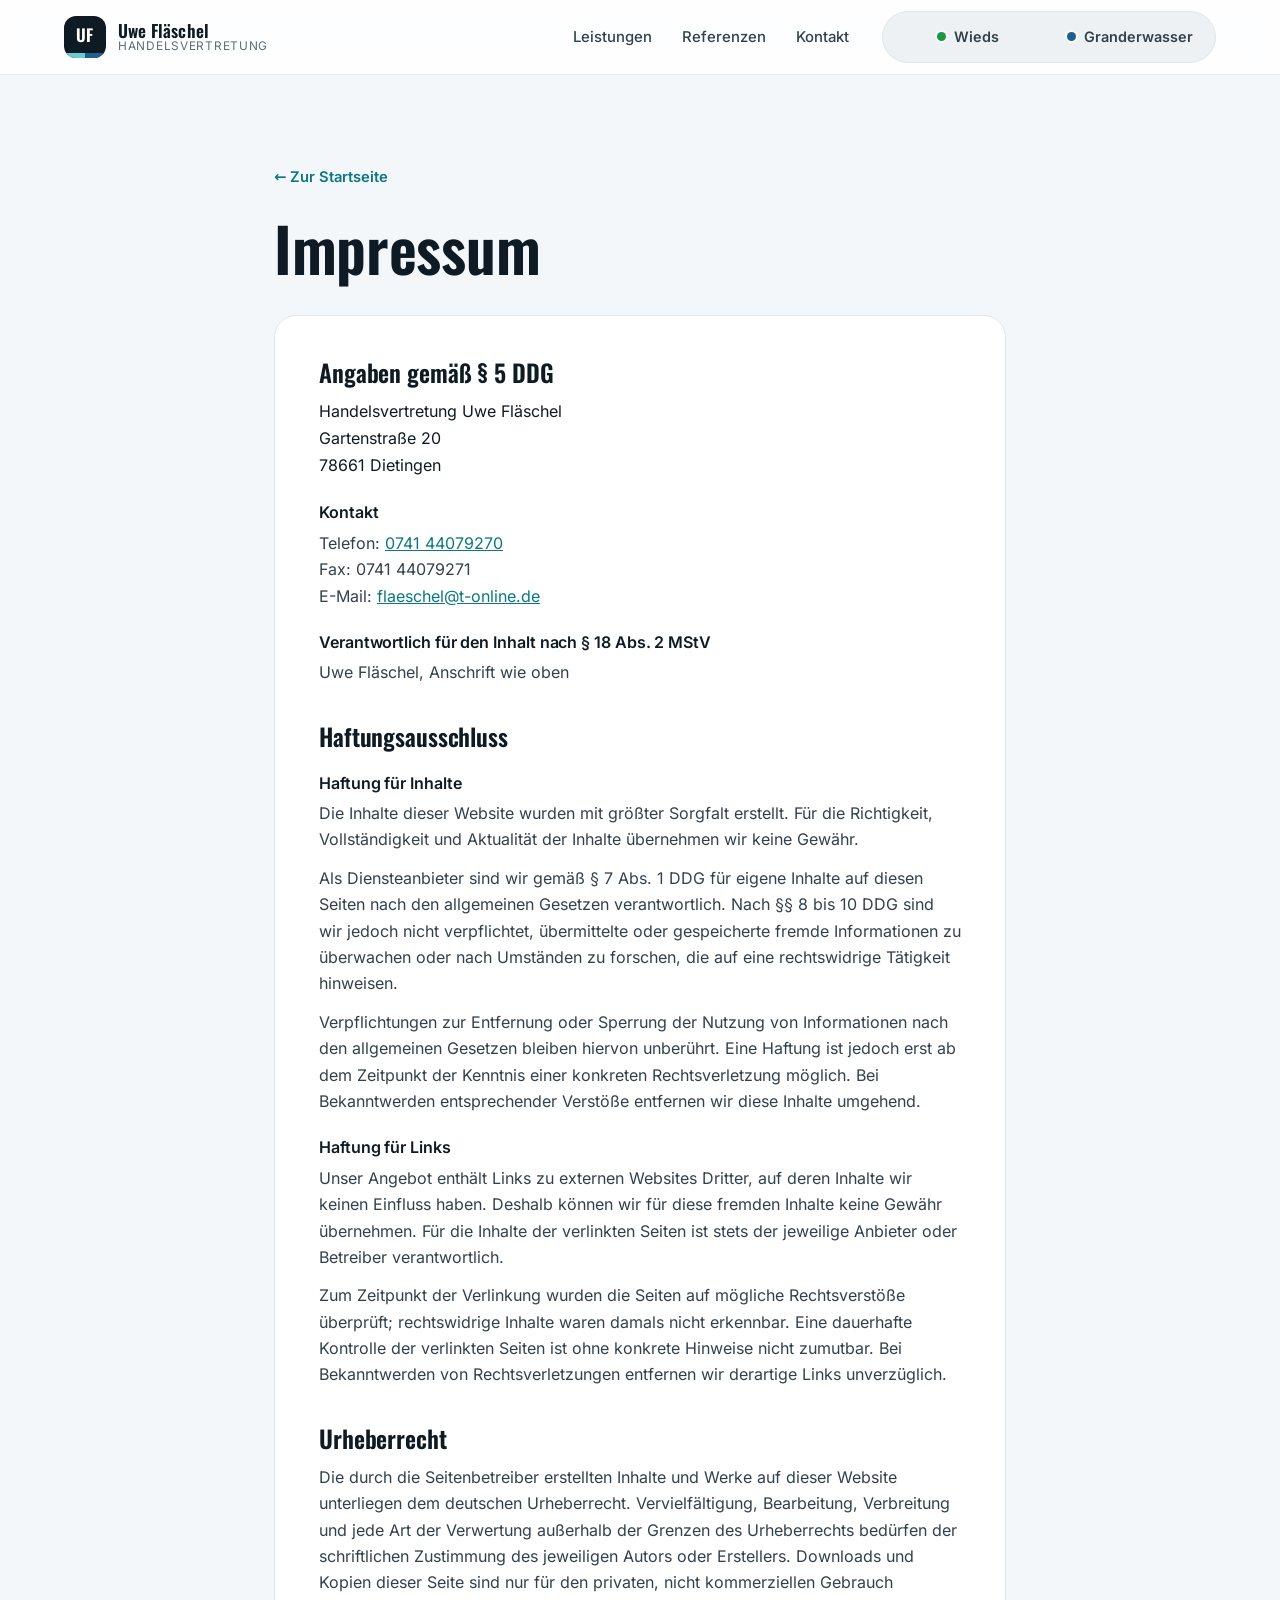
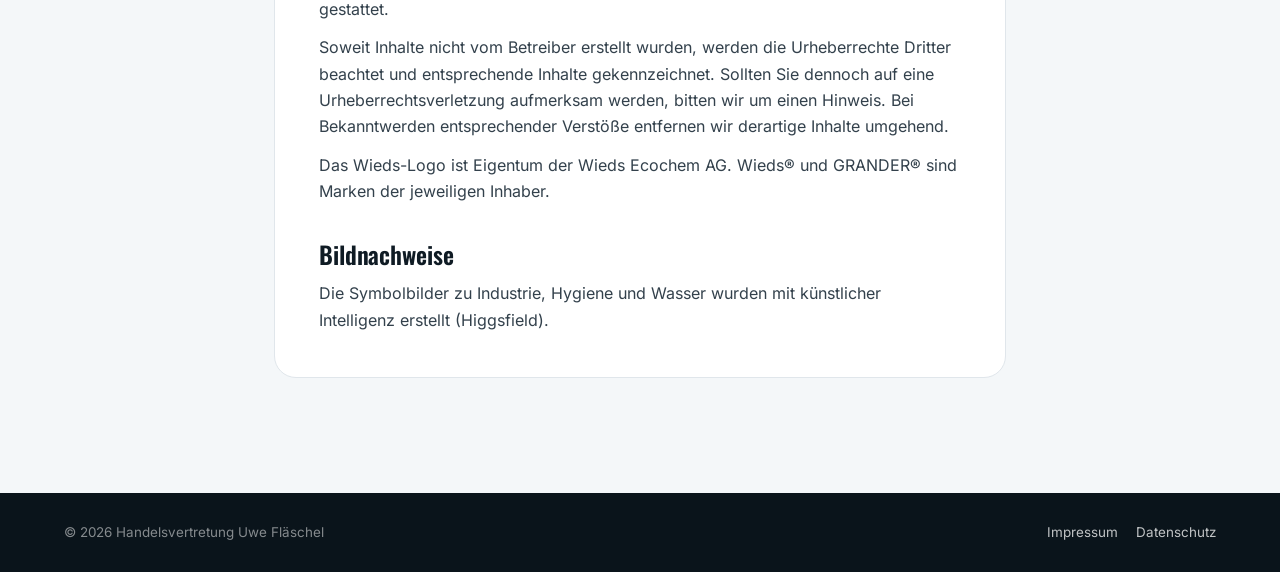
<file: impressum.html>
<!DOCTYPE html>
<html lang="de">
<head>
<meta charset="UTF-8" />
<meta name="viewport" content="width=device-width, initial-scale=1.0" />
<title>Impressum · Handelsvertretung Uwe Fläschel</title>
<meta name="robots" content="noindex, follow" />
<meta name="theme-color" content="#0f1b24" />
<link rel="canonical" href="https://uwe-flaeschel.com/impressum.html" />
<link rel="icon" href="favicon.svg" type="image/svg+xml" />
<link rel="preload" href="fonts/oswald-latin-wght-normal.woff2" as="font" type="font/woff2" crossorigin />
<link rel="preload" href="fonts/inter-latin-wght-normal.woff2" as="font" type="font/woff2" crossorigin />
<link rel="stylesheet" href="css/style.css?v=2" />
<script>document.documentElement.classList.add("js")</script>
</head>
<body data-brand="wieds">

<a class="skip" href="#inhalt">Zum Inhalt springen</a>

<header class="topbar">
  <div class="shell topbar__inner">
    <a class="ident" href="index.html" data-brand-link="wieds" aria-label="Uwe Fläschel Handelsvertretung – Startseite">
      <span class="ident__mark" aria-hidden="true">UF</span>
      <span class="ident__text"><strong>Uwe Fläschel</strong><small>Handelsvertretung</small></span>
    </a>
    <nav class="nav" id="nav" aria-label="Seitennavigation">
      <a href="index.html#leistungen">Leistungen</a>
      <a href="index.html#referenzen">Referenzen</a>
      <a href="index.html#kontakt">Kontakt</a>
    </nav>
    <nav class="brandswitch" data-active="none" data-initial="none" aria-label="Marke wechseln">
      <span class="brandswitch__thumb" aria-hidden="true"></span>
      <a class="brandswitch__opt" href="index.html" data-brand="wieds" data-brand-link="wieds"><span class="brandswitch__dot" aria-hidden="true"></span>Wieds</a>
      <a class="brandswitch__opt" href="granderwasser.html" data-brand="grander" data-brand-link="grander"><span class="brandswitch__dot" aria-hidden="true"></span><span>Grander<span class="brandswitch__more">wasser</span></span></a>
    </nav>
    <button class="burger" type="button" aria-controls="nav" aria-expanded="false" aria-label="Menü öffnen"><span></span><span></span><span></span></button>
  </div>
</header>

<main id="inhalt" class="legal">
  <div class="shell legal__inner">
    <a class="legal__back" href="index.html">← Zur Startseite</a>
    <h1>Impressum</h1>

    <div class="legal__box">
      <h2>Angaben gemäß § 5 DDG</h2>
      <address>
        Handelsvertretung Uwe Fläschel<br />
        Gartenstraße 20<br />
        78661 Dietingen
      </address>

      <h3>Kontakt</h3>
      <p>
        Telefon: <a href="tel:+4974144079270">0741 44079270</a><br />
        Fax: 0741 44079271<br />
        E-Mail: <a href="mailto:flaeschel@t-online.de">flaeschel@t-online.de</a>
      </p>

      <!-- TODO vor Go-live (in der OnePage-Vorlage leer):
           Registereintrag (Registergericht/-nummer), Umsatzsteuer-ID nach § 27a UStG,
           Berufshaftpflichtversicherung und Bildnachweis Fotograf/in – nur aufnehmen, wenn vorhanden. -->

      <h3>Verantwortlich für den Inhalt nach § 18 Abs. 2 MStV</h3>
      <p>Uwe Fläschel, Anschrift wie oben</p>

      <h2>Haftungsausschluss</h2>
      <h3>Haftung für Inhalte</h3>
      <p>Die Inhalte dieser Website wurden mit größter Sorgfalt erstellt. Für die Richtigkeit, Vollständigkeit und Aktualität der Inhalte übernehmen wir keine Gewähr.</p>
      <p>Als Diensteanbieter sind wir gemäß § 7 Abs. 1 DDG für eigene Inhalte auf diesen Seiten nach den allgemeinen Gesetzen verantwortlich. Nach §§ 8 bis 10 DDG sind wir jedoch nicht verpflichtet, übermittelte oder gespeicherte fremde Informationen zu überwachen oder nach Umständen zu forschen, die auf eine rechtswidrige Tätigkeit hinweisen.</p>
      <p>Verpflichtungen zur Entfernung oder Sperrung der Nutzung von Informationen nach den allgemeinen Gesetzen bleiben hiervon unberührt. Eine Haftung ist jedoch erst ab dem Zeitpunkt der Kenntnis einer konkreten Rechtsverletzung möglich. Bei Bekanntwerden entsprechender Verstöße entfernen wir diese Inhalte umgehend.</p>

      <h3>Haftung für Links</h3>
      <p>Unser Angebot enthält Links zu externen Websites Dritter, auf deren Inhalte wir keinen Einfluss haben. Deshalb können wir für diese fremden Inhalte keine Gewähr übernehmen. Für die Inhalte der verlinkten Seiten ist stets der jeweilige Anbieter oder Betreiber verantwortlich.</p>
      <p>Zum Zeitpunkt der Verlinkung wurden die Seiten auf mögliche Rechtsverstöße überprüft; rechtswidrige Inhalte waren damals nicht erkennbar. Eine dauerhafte Kontrolle der verlinkten Seiten ist ohne konkrete Hinweise nicht zumutbar. Bei Bekanntwerden von Rechtsverletzungen entfernen wir derartige Links unverzüglich.</p>

      <h2>Urheberrecht</h2>
      <p>Die durch die Seitenbetreiber erstellten Inhalte und Werke auf dieser Website unterliegen dem deutschen Urheberrecht. Vervielfältigung, Bearbeitung, Verbreitung und jede Art der Verwertung außerhalb der Grenzen des Urheberrechts bedürfen der schriftlichen Zustimmung des jeweiligen Autors oder Erstellers. Downloads und Kopien dieser Seite sind nur für den privaten, nicht kommerziellen Gebrauch gestattet.</p>
      <p>Soweit Inhalte nicht vom Betreiber erstellt wurden, werden die Urheberrechte Dritter beachtet und entsprechende Inhalte gekennzeichnet. Sollten Sie dennoch auf eine Urheberrechtsverletzung aufmerksam werden, bitten wir um einen Hinweis. Bei Bekanntwerden entsprechender Verstöße entfernen wir derartige Inhalte umgehend.</p>
      <p>Das Wieds-Logo ist Eigentum der Wieds Ecochem AG. Wieds® und GRANDER® sind Marken der jeweiligen Inhaber.</p>

      <h2>Bildnachweise</h2>
      <!-- TODO: Fotograf/in der Porträtfotos ergänzen (in der OnePage-Vorlage leer). -->
      <p>Die Symbolbilder zu Industrie, Hygiene und Wasser wurden mit künstlicher Intelligenz erstellt (Higgsfield).</p>
    </div>
  </div>
</main>

<footer class="footer footer--slim">
  <div class="shell">
    <div class="footer__bottom">
      <span>© <span data-year>2026</span> Handelsvertretung Uwe Fläschel</span>
      <nav aria-label="Rechtliches"><a href="impressum.html" aria-current="page">Impressum</a><a href="datenschutz.html">Datenschutz</a></nav>
    </div>
  </div>
</footer>

<script src="js/main.js?v=2" defer></script>
</body>
</html>
</file>
<file: css/style.css>
/* ==========================================================================
   Uwe Fläschel · Handelsvertretung
   Ein Stylesheet für beide Marken. Die Markenfarben hängen am
   <body data-brand="wieds|grander"> und werden über Custom Properties gesetzt.
   ========================================================================== */

@font-face{font-family:"Oswald";font-style:normal;font-weight:200 700;font-display:swap;src:url("../fonts/oswald-latin-wght-normal.woff2") format("woff2-variations"),url("../fonts/oswald-latin-wght-normal.woff2") format("woff2")}
@font-face{font-family:"Inter";font-style:normal;font-weight:100 900;font-display:swap;src:url("../fonts/inter-latin-wght-normal.woff2") format("woff2-variations"),url("../fonts/inter-latin-wght-normal.woff2") format("woff2")}

:root{
  --ink:#0f1b24;
  --ink-2:#33414c;
  --muted:#5f6c77;
  --bg:#f4f7f9;
  --surface:#ffffff;
  --line:#e0e6eb;
  --disp:"Oswald","Arial Narrow",Arial,sans-serif;
  --body:"Inter",system-ui,-apple-system,"Segoe UI",Roboto,Arial,sans-serif;
  --r:22px;
  --r-sm:14px;
  --sh:0 1px 2px rgba(15,27,36,.05),0 14px 34px -16px rgba(15,27,36,.22);
  --sh-lg:0 2px 4px rgba(15,27,36,.06),0 30px 60px -24px rgba(15,27,36,.35);
  --ease:cubic-bezier(.2,.8,.2,1);

  /* feste Markenfarben (werden auch markenübergreifend gebraucht, z. B. im Switch) */
  --wieds:#6ccbd1;
  --wieds-deep:#0b7780;
  --wieds-ink:#0a2e32;
  --wieds-green:#1a9645;
  --grander:#1f5f8b;
  --grander-deep:#133f5e;
  --grander-soft:#8fbfe0;

  /* Default = Wieds (Hauptmarke) */
  --brand:var(--wieds-deep);
  --brand-strong:#085c63;
  --brand-soft:var(--wieds);
  --brand-tint:#e4f5f6;
  --btn-bg:var(--wieds);
  --btn-bg-hover:#56bec5;
  --btn-fg:var(--wieds-ink);
}
body[data-brand="grander"]{
  --brand:var(--grander);
  --brand-strong:var(--grander-deep);
  --brand-soft:var(--grander-soft);
  --brand-tint:#e6eff7;
  --btn-bg:var(--grander);
  --btn-bg-hover:#18507a;
  --btn-fg:#ffffff;
}

/* ------------------------------------------------------------------ Basis */
*,*::before,*::after{box-sizing:border-box}
html{-webkit-text-size-adjust:100%;scroll-behavior:smooth}
body{margin:0;background:var(--bg);color:var(--ink);font-family:var(--body);font-size:1rem;line-height:1.65;-webkit-font-smoothing:antialiased;text-rendering:optimizeLegibility}
img{display:block;max-width:100%;height:auto}
a{color:inherit}
h1,h2,h3{font-family:var(--disp);font-weight:600;line-height:1.08;letter-spacing:-.005em;margin:0;color:var(--ink)}
p{margin:0}
ul{margin:0;padding:0;list-style:none}
:focus-visible{outline:3px solid var(--brand);outline-offset:3px;border-radius:6px}
::selection{background:var(--brand-soft);color:var(--ink)}
.sr-only{position:absolute;width:1px;height:1px;padding:0;margin:-1px;overflow:hidden;clip:rect(0,0,0,0);white-space:nowrap;border:0}
.skip{position:absolute;left:16px;top:-60px;z-index:100;background:var(--ink);color:#fff;padding:10px 16px;border-radius:10px;text-decoration:none;font-weight:600}
.skip:focus{top:12px}

.shell{width:100%;max-width:1200px;margin:0 auto;padding:0 24px}
.section{padding:clamp(72px,9vw,120px) 0}
section[id]{scroll-margin-top:86px}
.icon{width:1.25em;height:1.25em;flex:0 0 auto;fill:none;stroke:currentColor;stroke-width:1.8;stroke-linecap:round;stroke-linejoin:round}

.eyebrow{display:inline-flex;align-items:center;gap:10px;font-size:.78rem;font-weight:600;letter-spacing:.14em;text-transform:uppercase;color:var(--brand)}
.eyebrow::before{content:"";width:22px;height:2px;border-radius:2px;background:currentColor}
.sec-head{max-width:720px;margin:0 auto clamp(40px,5vw,64px);text-align:center}
.sec-head .eyebrow{margin-bottom:14px}
.sec-head h2{font-size:clamp(2.1rem,4.4vw,3.2rem)}
.sec-head p{margin-top:16px;color:var(--muted);font-size:1.08rem}

/* ------------------------------------------------------------------ Buttons */
.btn{--bgc:var(--btn-bg);--fg:var(--btn-fg);display:inline-flex;align-items:center;justify-content:center;gap:10px;min-height:52px;padding:0 26px;border-radius:14px;border:1.5px solid transparent;background:var(--bgc);color:var(--fg);font:600 1rem/1 var(--body);text-decoration:none;cursor:pointer;transition:background-color .2s,transform .2s var(--ease),box-shadow .2s,border-color .2s,color .2s}
.btn:hover{--bgc:var(--btn-bg-hover);transform:translateY(-1px);box-shadow:0 10px 22px -12px rgba(15,27,36,.45)}
.btn .icon{width:1.1em;height:1.1em;transition:transform .2s var(--ease)}
.btn:hover .icon--arrow{transform:translateX(3px)}
.btn--ghost{--bgc:transparent;--fg:var(--ink);border-color:#c9d3db}
.btn--ghost:hover{--bgc:#fff;border-color:var(--ink)}
.btn--light{--bgc:#fff;--fg:var(--ink)}
.btn--light:hover{--bgc:#eef3f6}

/* ------------------------------------------------------------------ Topbar */
.topbar{position:sticky;top:0;z-index:50;background:rgba(255,255,255,.86);-webkit-backdrop-filter:saturate(1.6) blur(14px);backdrop-filter:saturate(1.6) blur(14px);border-bottom:1px solid rgba(15,27,36,.07);view-transition-name:topbar}
.topbar__inner{display:flex;align-items:center;gap:20px;height:74px}
.ident{display:flex;align-items:center;gap:12px;text-decoration:none;color:var(--ink);flex:0 0 auto}
.ident__mark{position:relative;display:grid;place-items:center;width:42px;height:42px;border-radius:12px;background:var(--ink);color:#fff;font:600 1.05rem/1 var(--disp);letter-spacing:.04em;overflow:hidden;padding-bottom:3px}
.ident__mark::after{content:"";position:absolute;left:0;right:0;bottom:0;height:5px;background:linear-gradient(90deg,var(--wieds) 0 50%,var(--grander) 50% 100%)}
.ident__text{display:flex;flex-direction:column;line-height:1.15}
.ident__text strong{font:600 1.08rem/1.1 var(--disp);letter-spacing:.01em}
.ident__text small{font-size:.74rem;color:var(--muted);letter-spacing:.06em;text-transform:uppercase}

.nav{display:flex;align-items:center;gap:4px;margin-left:auto}
.nav a{padding:9px 13px;border-radius:10px;font-size:.93rem;font-weight:500;color:var(--ink-2);text-decoration:none;transition:background-color .2s,color .2s}
.nav a:hover{background:#eef2f5;color:var(--ink)}

/* Marken-Switch: das Herzstück zwischen den beiden Seiten */
.brandswitch{position:relative;display:grid;grid-template-columns:1fr 1fr;padding:4px;border-radius:999px;background:#edf1f4;border:1px solid var(--line);isolation:isolate;flex:0 0 auto}
.brandswitch__thumb{position:absolute;z-index:0;top:4px;bottom:4px;left:4px;width:calc(50% - 4px);border-radius:999px;background:var(--wieds);box-shadow:0 4px 14px -6px rgba(15,27,36,.45);transition:transform .5s var(--ease),background-color .5s var(--ease);view-transition-name:brand-thumb}
.brandswitch[data-active="grander"] .brandswitch__thumb{transform:translateX(100%);background:var(--grander)}
.brandswitch[data-active="none"] .brandswitch__thumb{display:none}
.brandswitch__opt{position:relative;z-index:1;display:flex;align-items:center;justify-content:center;gap:8px;padding:9px 18px;border-radius:999px;font-size:.9rem;font-weight:600;color:var(--ink-2);text-decoration:none;white-space:nowrap;transition:color .4s}
.brandswitch__opt:hover{color:var(--ink)}
.brandswitch__dot{position:relative;width:9px;height:9px;border-radius:50%;background:var(--dot);box-shadow:0 0 0 2px rgba(255,255,255,.7)}
.brandswitch__opt[data-brand="wieds"]{--dot:var(--wieds-green)}
.brandswitch__opt[data-brand="grander"]{--dot:var(--grander)}
.brandswitch[data-active="wieds"] .brandswitch__opt[data-brand="wieds"]{color:var(--wieds-ink)}
.brandswitch[data-active="grander"] .brandswitch__opt[data-brand="grander"]{color:#fff}
.brandswitch[data-active="grander"] .brandswitch__opt[data-brand="grander"] .brandswitch__dot{--dot:#fff;box-shadow:none}
/* sanfter Hinweis auf die jeweils andere Marke */
.brandswitch__opt:not([aria-current]) .brandswitch__dot::after{content:"";position:absolute;inset:-4px;border-radius:50%;border:2px solid var(--dot);opacity:0;animation:ping 2.2s var(--ease) 1.2s 3}
@keyframes ping{0%{transform:scale(.6);opacity:.9}80%,100%{transform:scale(2.1);opacity:0}}

.burger{display:none;width:44px;height:44px;border:1px solid var(--line);border-radius:12px;background:#fff;cursor:pointer;padding:0;align-items:center;justify-content:center;flex-direction:column;gap:5px}
.burger span{display:block;width:18px;height:2px;border-radius:2px;background:var(--ink);transition:transform .25s var(--ease),opacity .2s}
.topbar.is-open .burger span:nth-child(1){transform:translateY(7px) rotate(45deg)}
.topbar.is-open .burger span:nth-child(2){opacity:0}
.topbar.is-open .burger span:nth-child(3){transform:translateY(-7px) rotate(-45deg)}

/* ------------------------------------------------------------------ Hero */
.hero{position:relative;overflow:hidden;padding:clamp(48px,7vw,96px) 0 clamp(64px,8vw,110px)}
.hero::before{content:"";position:absolute;inset:-20% -10% auto auto;width:70vw;height:70vw;max-width:900px;max-height:900px;border-radius:50%;background:radial-gradient(closest-side,var(--brand-tint),transparent 72%);z-index:-1}
.hero__grid{display:grid;grid-template-columns:1.05fr .95fr;gap:clamp(36px,6vw,80px);align-items:center}
.hero__logo{display:inline-block;background:#fff;border-radius:14px;padding:10px 14px;box-shadow:var(--sh);margin-bottom:26px}
.hero__logo img{height:46px;width:auto}
.hero__badge{display:inline-flex;align-items:center;gap:10px;margin-bottom:26px;padding:10px 16px 10px 12px;border-radius:999px;background:#fff;box-shadow:var(--sh);font:600 1.2rem/1 var(--disp);letter-spacing:.02em;color:var(--grander-deep)}
.hero__badge .icon{width:26px;height:26px;padding:4px;border-radius:50%;background:var(--brand-tint);color:var(--brand);stroke-width:2}
.hero h1{font-size:clamp(2.5rem,5.4vw,4.3rem);line-height:1.02}
.hero h1 em{font-style:normal;color:var(--brand)}
.hero__lead{margin-top:22px;max-width:52ch;font-size:clamp(1.05rem,1.6vw,1.2rem);color:var(--ink-2)}
.hero__cta{display:flex;flex-wrap:wrap;gap:12px;margin-top:32px}
.hero__trust{display:flex;flex-wrap:wrap;gap:10px 22px;margin-top:34px;padding-top:26px;border-top:1px solid var(--line)}
.hero__trust li{display:flex;align-items:center;gap:8px;font-size:.92rem;font-weight:500;color:var(--ink-2)}
.hero__trust .icon{color:var(--brand);stroke-width:2.2}
.hero__media{position:relative;margin:0}
.hero__media img{width:100%;aspect-ratio:4/4.6;object-fit:cover;object-position:center 12%;border-radius:28px;box-shadow:var(--sh-lg)}
.hero__card{position:absolute;left:-28px;bottom:32px;display:flex;align-items:center;gap:14px;padding:14px 20px 14px 14px;border-radius:18px;background:rgba(255,255,255,.94);-webkit-backdrop-filter:blur(10px);backdrop-filter:blur(10px);box-shadow:var(--sh-lg)}
.hero__card-icon{display:grid;place-items:center;width:44px;height:44px;border-radius:12px;background:var(--brand-tint);color:var(--brand)}
.hero__card strong{display:block;font:600 1.1rem/1.15 var(--disp)}
.hero__card small{display:block;font-size:.85rem;color:var(--muted)}
.hero__chip{position:absolute;right:-18px;top:30px;padding:14px 18px;border-radius:18px;background:var(--ink);color:#fff;box-shadow:var(--sh-lg);text-align:center}
.hero__chip strong{display:block;font:600 1.9rem/1 var(--disp);color:var(--brand-soft)}
.hero__chip span{display:block;margin-top:4px;font-size:.74rem;letter-spacing:.08em;text-transform:uppercase;opacity:.8}

/* ------------------------------------------------------------------ Vorteile */
.features{display:grid;grid-template-columns:repeat(3,1fr);gap:20px;margin-top:-30px}
.feature{padding:32px 30px;border-radius:var(--r);background:var(--surface);border:1px solid var(--line);box-shadow:var(--sh)}
.feature__icon{display:grid;place-items:center;width:52px;height:52px;border-radius:15px;background:var(--brand-tint);color:var(--brand);margin-bottom:22px}
.feature__icon .icon{width:26px;height:26px}
.feature h3{font-size:1.45rem}
.feature p{margin-top:12px;color:var(--muted)}

/* ------------------------------------------------------------------ Über mich */
.about{display:grid;grid-template-columns:1fr 1fr;gap:clamp(36px,6vw,80px);align-items:center}
.about__media{position:relative}
.about__media img{width:100%;aspect-ratio:4/3.1;object-fit:cover;border-radius:var(--r);box-shadow:var(--sh)}
.about__media::after{content:"";position:absolute;z-index:-1;inset:auto -16px -16px auto;width:55%;height:55%;border-radius:var(--r);background:var(--brand-tint)}
.about h2{font-size:clamp(1.9rem,3.6vw,2.7rem);margin-top:14px}
.about__lead{margin-top:18px;font-size:1.12rem;color:var(--ink-2)}
.about__facts{display:grid;grid-template-columns:1fr 1fr;gap:12px;margin:28px 0 32px}
.about__facts li{display:flex;gap:10px;align-items:flex-start;padding:14px 16px;border-radius:var(--r-sm);background:#fff;border:1px solid var(--line);font-size:.93rem;font-weight:500;line-height:1.4}
.about__facts .icon{margin-top:1px;color:var(--brand)}

/* ------------------------------------------------------------------ Leistungen */
.services{display:grid;grid-template-columns:repeat(3,1fr);gap:20px}
.svc{display:flex;flex-direction:column;padding:30px 28px;border-radius:var(--r);background:var(--surface);border:1px solid var(--line);transition:transform .3s var(--ease),box-shadow .3s,border-color .3s}
.svc:hover{transform:translateY(-4px);box-shadow:var(--sh);border-color:transparent}
.svc__icon{display:grid;place-items:center;width:48px;height:48px;border-radius:14px;background:var(--brand-tint);color:var(--brand);margin-bottom:20px}
.svc__icon .icon{width:24px;height:24px}
.svc h3{font-size:1.55rem}
.svc>p{margin-top:10px;color:var(--muted)}
.checks{display:grid;gap:10px;margin:22px 0 26px}
.checks li{display:flex;gap:10px;align-items:flex-start;font-size:.95rem;line-height:1.45;color:var(--ink-2)}
.checks li::before{content:"";flex:0 0 22px;height:22px;border-radius:7px;background:var(--brand-soft) url("data:image/svg+xml,%3Csvg xmlns='http://www.w3.org/2000/svg' viewBox='0 0 24 24' fill='none' stroke='%230f1b24' stroke-width='3' stroke-linecap='round' stroke-linejoin='round'%3E%3Cpath d='M6 12.5l4 4L18 8'/%3E%3C/svg%3E") center/14px no-repeat}
body[data-brand="grander"] .checks li::before{background-color:var(--grander);background-image:url("data:image/svg+xml,%3Csvg xmlns='http://www.w3.org/2000/svg' viewBox='0 0 24 24' fill='none' stroke='%23ffffff' stroke-width='3' stroke-linecap='round' stroke-linejoin='round'%3E%3Cpath d='M6 12.5l4 4L18 8'/%3E%3C/svg%3E")}
.svc__link{margin-top:auto;display:inline-flex;align-items:center;gap:8px;align-self:flex-start;font-weight:600;font-size:.95rem;color:var(--brand);text-decoration:none;padding:6px 0;border-bottom:2px solid var(--brand-soft)}
.svc__link:hover .icon{transform:translateX(3px)}
.svc__link .icon{transition:transform .2s var(--ease)}
.svc-img{position:relative;margin:0;border-radius:var(--r);overflow:hidden;min-height:280px;background:#dfe6eb}
.svc-img img{position:absolute;inset:0;width:100%;height:100%;object-fit:cover;transition:transform .8s var(--ease)}
.svc-img:hover img{transform:scale(1.04)}
.svc-img figcaption{position:absolute;left:14px;bottom:14px;padding:7px 12px;border-radius:10px;background:rgba(255,255,255,.92);font-size:.8rem;font-weight:600;color:var(--ink)}

/* ------------------------------------------------------------------ Zielgruppen */
.audience{display:grid;grid-template-columns:.9fr 1.1fr;gap:clamp(32px,5vw,64px);align-items:start}
.audience__intro h2{font-size:clamp(2.1rem,4.4vw,3.2rem);margin-top:14px}
.audience__intro p{margin-top:16px;color:var(--muted);font-size:1.08rem}
.audience__intro img{margin-top:32px;width:100%;aspect-ratio:4/3.4;object-fit:cover;object-position:center 16%;border-radius:var(--r);box-shadow:var(--sh)}
.audience__grid{display:grid;grid-template-columns:1fr 1fr;gap:18px}
.audience--wide{grid-template-columns:1fr}
.audience--wide .audience__intro{max-width:720px;margin:0 auto;text-align:center}
.audience--wide .audience__grid{grid-template-columns:repeat(4,1fr)}
.aud{padding:28px 26px;border-radius:var(--r);background:var(--surface);border:1px solid var(--line);box-shadow:var(--sh)}
.aud__icon{display:grid;place-items:center;width:46px;height:46px;border-radius:13px;background:var(--ink);color:var(--brand-soft);margin-bottom:18px}
.aud__icon .icon{width:22px;height:22px}
.aud h3{font-size:1.35rem}
.aud p{margin-top:10px;color:var(--muted);font-size:.96rem}
.aud__goal{display:block;margin-top:14px;padding-top:14px;border-top:1px dashed var(--line);font-size:.9rem;font-weight:500;color:var(--ink-2)}
.aud__goal b{color:var(--brand)}

/* ------------------------------------------------------------------ Zahlen */
.stats{position:relative;overflow:hidden;background:var(--ink);color:#fff;padding:clamp(64px,8vw,104px) 0}
.stats::before{content:"";position:absolute;inset:auto auto -40% -10%;width:60vw;height:60vw;max-width:760px;max-height:760px;border-radius:50%;background:radial-gradient(closest-side,color-mix(in srgb,var(--brand) 45%,transparent),transparent 70%);opacity:.6}
.stats__inner{position:relative;display:grid;grid-template-columns:.9fr 1.1fr;gap:clamp(32px,5vw,64px);align-items:center}
.stats h2{color:#fff;font-size:clamp(2.2rem,4.6vw,3.4rem)}
.stats__head p{margin:16px 0 28px;color:rgba(255,255,255,.72);max-width:42ch}
.stats__grid{display:grid;grid-template-columns:repeat(3,1fr);gap:16px}
.stat{padding:26px 20px;border-radius:var(--r);background:rgba(255,255,255,.06);border:1px solid rgba(255,255,255,.1);text-align:center}
.stat strong{display:block;font:600 clamp(2.4rem,4.4vw,3.3rem)/1 var(--disp);color:var(--brand-soft);font-variant-numeric:tabular-nums;white-space:nowrap}
.stat span{display:block;margin-top:10px;font-size:.92rem;color:rgba(255,255,255,.78);line-height:1.4}

/* ------------------------------------------------------------------ Referenzen */
.quotes{display:grid;gap:20px;align-items:start}
.quotes--2{grid-template-columns:repeat(2,1fr)}
.quotes--3{grid-template-columns:repeat(3,1fr)}
.quote{position:relative;margin:0;padding:34px 30px 28px;border-radius:var(--r);background:var(--surface);border:1px solid var(--line);box-shadow:var(--sh)}
.quote::before{content:"";position:absolute;top:0;left:30px;right:30px;height:4px;border-radius:0 0 4px 4px;background:var(--brand-soft)}
.quote__mark{width:34px;height:34px;color:var(--brand-soft);margin-bottom:14px}
.quote blockquote{margin:0;color:var(--ink-2);font-size:.98rem;line-height:1.7}
.quote blockquote p+p{margin-top:12px}
.quote figcaption{display:flex;align-items:center;gap:14px;margin-top:24px;padding-top:20px;border-top:1px solid var(--line)}
.quote__avatar{display:grid;place-items:center;width:46px;height:46px;border-radius:50%;background:var(--brand-tint);color:var(--brand);font:600 1rem/1 var(--disp);letter-spacing:.04em;flex:0 0 auto}
.quote__logo{display:grid;place-items:center;width:76px;height:54px;padding:7px;border-radius:12px;background:#fff;border:1px solid var(--line);flex:0 0 auto}
.quote__logo img{max-width:100%;max-height:100%;width:auto;height:auto;object-fit:contain}
.quote figcaption strong{display:block;font-weight:600;line-height:1.3}
.quote figcaption small{display:block;font-size:.88rem;color:var(--muted)}

/* ------------------------------------------------------------------ Markenbrücke */
.bridge{padding-top:0}
.bridge__head{display:flex;flex-wrap:wrap;align-items:flex-end;justify-content:space-between;gap:16px 40px;margin-bottom:32px}
.bridge__head h2{font-size:clamp(2.1rem,4.4vw,3.2rem);margin-top:14px}
.bridge__head p{max-width:46ch;color:var(--muted)}
.bridge__grid{display:grid;grid-template-columns:1.3fr 1fr;gap:20px}
.bcard{position:relative;display:flex;flex-direction:column;justify-content:flex-end;min-height:380px;padding:34px;border-radius:28px;overflow:hidden;color:#fff;text-decoration:none;isolation:isolate;box-shadow:var(--sh)}
.bcard img{position:absolute;inset:0;z-index:-2;width:100%;height:100%;object-fit:cover;transition:transform 1s var(--ease)}
.bcard::before{content:"";position:absolute;inset:0;z-index:-1;background:linear-gradient(180deg,rgba(0,0,0,.08) 0%,rgba(0,0,0,.18) 30%,var(--shade) 78%)}
.bcard--wieds{--shade:rgba(6,52,57,.94);--accent:var(--wieds)}
.bcard--grander{--shade:rgba(13,44,68,.95);--accent:var(--grander-soft)}
.bcard__brand{display:inline-flex;align-items:center;gap:10px;align-self:flex-start;padding:7px 14px 7px 12px;border-radius:999px;background:rgba(6,20,30,.55);-webkit-backdrop-filter:blur(8px);backdrop-filter:blur(8px);font-size:.76rem;font-weight:600;letter-spacing:.14em;text-transform:uppercase;color:#fff}
.bcard__brand::before{content:"";width:9px;height:9px;border-radius:50%;background:var(--accent)}
.bcard h3{margin-top:12px;color:#fff;font-size:clamp(1.9rem,3.4vw,2.6rem)}
.bcard p{margin-top:10px;max-width:44ch;color:rgba(255,255,255,.86)}
.bcard__cta{display:inline-flex;align-items:center;gap:10px;margin-top:22px;align-self:flex-start;padding:13px 20px;border-radius:14px;background:#fff;color:var(--ink);font-weight:600;transition:gap .25s var(--ease)}
a.bcard:hover img{transform:scale(1.05)}
a.bcard:hover .bcard__cta{gap:16px}
.bcard__here{position:absolute;top:22px;right:22px;display:inline-flex;align-items:center;gap:8px;padding:8px 14px;border-radius:999px;background:rgba(255,255,255,.16);-webkit-backdrop-filter:blur(8px);backdrop-filter:blur(8px);border:1px solid rgba(255,255,255,.3);font-size:.8rem;font-weight:600}
.bcard__here::before{content:"";width:8px;height:8px;border-radius:50%;background:var(--accent)}
.bcard.is-current .bcard__cta{background:rgba(255,255,255,.14);color:#fff;border:1px solid rgba(255,255,255,.3)}

/* ------------------------------------------------------------------ Kontakt */
.contact{display:grid;grid-template-columns:.85fr 1.15fr;gap:24px;align-items:stretch}
.contact__card{display:flex;flex-direction:column;padding:36px 32px;border-radius:28px;background:var(--ink);color:#fff;position:relative;overflow:hidden}
.contact__card::after{content:"";position:absolute;right:-90px;top:-90px;width:260px;height:260px;border-radius:50%;background:radial-gradient(closest-side,color-mix(in srgb,var(--brand-soft) 40%,transparent),transparent)}
.contact__card h2{color:#fff;font-size:clamp(2rem,3.8vw,2.8rem);margin-top:14px;position:relative}
.contact__card .eyebrow{color:var(--brand-soft)}
.contact__card>p{margin-top:14px;color:rgba(255,255,255,.75)}
.person{display:flex;align-items:center;gap:16px;margin:28px 0 24px;padding:16px;border-radius:18px;background:rgba(255,255,255,.07);border:1px solid rgba(255,255,255,.1)}
.person img{width:64px;height:64px;border-radius:50%;object-fit:cover;object-position:center 18%}
.person strong{display:block;font:600 1.25rem/1.2 var(--disp)}
.person span{display:block;font-size:.88rem;color:rgba(255,255,255,.7)}
.clist{display:grid;gap:4px}
.clist li a,.clist li>span{display:flex;align-items:center;gap:14px;padding:12px 10px;margin:0 -10px;border-radius:12px;text-decoration:none;color:#fff;line-height:1.4}
.clist li a:hover{background:rgba(255,255,255,.07)}
.clist .icon{width:38px;height:38px;padding:9px;border-radius:11px;background:rgba(255,255,255,.08);color:var(--brand-soft)}
.clist small{display:block;font-size:.76rem;letter-spacing:.06em;text-transform:uppercase;color:rgba(255,255,255,.55)}

.form{padding:36px 34px;border-radius:28px;background:var(--surface);border:1px solid var(--line);box-shadow:var(--sh)}
.form h3{font-size:1.7rem}
.form>p{margin-top:8px;color:var(--muted)}
.form__grid{display:grid;grid-template-columns:1fr 1fr;gap:16px;margin-top:26px}
.field{display:flex;flex-direction:column;gap:7px}
.field--full{grid-column:1/-1}
.field label{font-size:.88rem;font-weight:600;color:var(--ink-2)}
.field label i{font-style:normal;color:var(--brand)}
.field input,.field select,.field textarea{width:100%;min-height:50px;padding:12px 14px;border-radius:12px;border:1.5px solid var(--line);background:#fbfcfd;color:var(--ink);font:inherit;font-size:1rem;transition:border-color .2s,box-shadow .2s,background-color .2s}
.field textarea{min-height:130px;resize:vertical}
.field select{appearance:none;-webkit-appearance:none;padding-right:40px;background-image:url("data:image/svg+xml,%3Csvg xmlns='http://www.w3.org/2000/svg' viewBox='0 0 24 24' fill='none' stroke='%2333414c' stroke-width='2' stroke-linecap='round' stroke-linejoin='round'%3E%3Cpath d='m6 9 6 6 6-6'/%3E%3C/svg%3E");background-repeat:no-repeat;background-position:right 14px center;background-size:18px}
.field input:focus,.field select:focus,.field textarea:focus{outline:none;border-color:var(--brand);background:#fff;box-shadow:0 0 0 4px var(--brand-tint)}
.consent{display:flex;gap:12px;align-items:flex-start;grid-column:1/-1;font-size:.88rem;color:var(--muted);line-height:1.5}
.consent input{flex:0 0 auto;width:20px;height:20px;margin:1px 0 0;accent-color:var(--brand)}
.consent a{color:var(--brand)}
.form__foot{display:flex;flex-wrap:wrap;align-items:center;gap:14px 20px;grid-column:1/-1;margin-top:4px}
.form__hint{font-size:.85rem;color:var(--muted)}
.form__done{display:none;grid-column:1/-1;padding:14px 16px;border-radius:12px;background:var(--brand-tint);color:var(--ink);font-size:.93rem}
.form.is-sent .form__done{display:block}

/* ------------------------------------------------------------------ Footer */
.footer{background:#0a141b;color:rgba(255,255,255,.72);padding:64px 0 28px;font-size:.94rem}
.footer__grid{display:grid;grid-template-columns:1.3fr 1fr 1fr;gap:40px}
.footer .ident{color:#fff}
.footer .ident__mark{background:#fff;color:var(--ink)}
.footer .ident__text small{color:rgba(255,255,255,.55)}
.footer__about{margin-top:18px;max-width:38ch}
.footer h4{margin:0 0 14px;font:600 .78rem/1 var(--body);letter-spacing:.14em;text-transform:uppercase;color:rgba(255,255,255,.5)}
.footer ul{display:grid;gap:8px}
.footer a{color:#fff;text-decoration:none}
.footer a:hover{text-decoration:underline;text-underline-offset:3px}
.footer__brand{display:inline-flex;align-items:center;gap:10px}
.footer__brand::before{content:"";width:9px;height:9px;border-radius:50%;background:var(--dot)}
.footer__bottom{display:flex;flex-wrap:wrap;justify-content:space-between;gap:12px 24px;margin-top:48px;padding-top:24px;border-top:1px solid rgba(255,255,255,.1);font-size:.84rem;color:rgba(255,255,255,.5)}
.footer__bottom nav{display:flex;gap:18px}
.footer__bottom a{color:rgba(255,255,255,.75)}
.footer__note{margin-top:14px;font-size:.78rem;color:rgba(255,255,255,.4)}
.footer--slim{padding:28px 0}
.footer--slim .footer__bottom{margin-top:0;padding-top:0;border-top:0}

/* ------------------------------------------------------------------ Schnellkontakt-Leiste (Smartphone) */
.actionbar{display:none}

/* ------------------------------------------------------------------ Rechtstexte */
.legal{padding:clamp(48px,7vw,88px) 0 clamp(72px,9vw,120px)}
.legal__inner{max-width:780px;margin:0 auto}
.legal__back{display:inline-flex;align-items:center;gap:8px;font-weight:600;font-size:.92rem;color:var(--brand);text-decoration:none;margin-bottom:26px}
.legal h1{font-size:clamp(2.6rem,6vw,3.8rem)}
.legal__box{margin-top:34px;padding:clamp(26px,4vw,44px);border-radius:var(--r);background:var(--surface);border:1px solid var(--line)}
.legal h2{font-size:1.5rem;margin:38px 0 12px}
.legal h2:first-child{margin-top:0}
.legal h3{font:600 1rem/1.4 var(--body);margin:22px 0 6px}
.legal p,.legal li{color:var(--ink-2)}
.legal p+p{margin-top:12px}
.legal ul{list-style:disc;padding-left:22px;display:grid;gap:4px;margin-top:8px}
.legal address{font-style:normal;line-height:1.7}
.legal a{color:var(--brand)}
.legal__date{margin-top:32px;font-size:.85rem;color:var(--muted)}

/* ------------------------------------------------------------------ Reveal (nur mit JS) */
.js .reveal{opacity:0;transform:translateY(22px);transition:opacity .8s var(--ease),transform .8s var(--ease)}
.js .reveal.is-in{opacity:1;transform:none}
.js .reveal[data-delay="1"]{transition-delay:.08s}
.js .reveal[data-delay="2"]{transition-delay:.16s}
.js .reveal[data-delay="3"]{transition-delay:.24s}

/* Fallback-Übergang (Browser ohne View Transitions) */
.js main,.js .footer{transition:opacity .28s ease,transform .28s ease}
.is-leaving main,.is-leaving .footer{opacity:0;transform:translateY(-10px)}

/* ------------------------------------------------------------------ Seitenwechsel per View Transition */
@view-transition{navigation:auto}
::view-transition-group(brand-thumb){animation-duration:.55s;animation-timing-function:cubic-bezier(.2,.8,.2,1)}
::view-transition-old(root){animation:vt-out .32s ease both}
::view-transition-new(root){animation:vt-in .5s cubic-bezier(.2,.8,.2,1) .08s both}
@keyframes vt-out{to{opacity:0;transform:translateY(-14px)}}
@keyframes vt-in{from{opacity:0;transform:translateY(18px)}}

/* ------------------------------------------------------------------ Responsive */
@media (max-width:1080px){
  .nav a{padding:9px 9px}
  .ident__text small{display:none}
}
@media (max-width:980px){
  .burger{display:inline-flex}
  .brandswitch{margin-left:auto}
  .nav{position:absolute;left:0;right:0;top:100%;flex-direction:column;align-items:stretch;gap:2px;margin:0;padding:10px 16px 18px;background:#fff;border-bottom:1px solid var(--line);box-shadow:0 20px 30px -20px rgba(15,27,36,.3);opacity:0;visibility:hidden;transform:translateY(-8px);transition:opacity .2s,transform .2s var(--ease),visibility .2s}
  .nav a{padding:14px 12px;font-size:1rem}
  .topbar.is-open .nav{opacity:1;visibility:visible;transform:none}
  .hero__grid{grid-template-columns:1fr}
  .hero__media{max-width:560px;width:100%;margin:0 auto}
  .hero__card{left:16px}
  .hero__chip{right:16px}
  .features{grid-template-columns:1fr;margin-top:0}
  .about{grid-template-columns:1fr}
  .services{grid-template-columns:1fr 1fr}
  .svc-img{grid-column:1/-1;min-height:0;aspect-ratio:16/7}
  .svc-img--mid{display:none}
  .audience{grid-template-columns:1fr}
  .audience__intro img{display:none}
  .audience--wide .audience__grid{grid-template-columns:1fr 1fr}
  .stats__inner{grid-template-columns:1fr}
  .quotes--3{grid-template-columns:1fr 1fr}
  .bridge__grid{grid-template-columns:1fr}
  .bcard{min-height:320px}
  .contact{grid-template-columns:1fr}
  .footer__grid{grid-template-columns:1fr 1fr}
  .footer__grid>div:first-child{grid-column:1/-1}
}
@media (max-width:640px){
  .shell{padding:0 16px}
  .topbar__inner{height:66px;gap:10px}
  .ident__text{display:none}
  .brandswitch__opt{padding:8px 12px;font-size:.86rem;gap:7px}
  .brandswitch__more{display:none}
  .hero__media img{aspect-ratio:1/1.05}
  .hero__card{left:12px;right:12px;bottom:12px}
  .hero__chip{top:12px;right:12px;padding:10px 14px}
  .hero__chip strong{font-size:1.5rem}
  .hero__cta .btn{flex:1 1 100%}
  .services,.audience__grid,.audience--wide .audience__grid,.quotes--2,.quotes--3{grid-template-columns:1fr}
  .svc-img{aspect-ratio:4/3}
  .about__facts{grid-template-columns:1fr}
  .stats__grid{grid-template-columns:1fr;gap:12px}
  .stat{display:flex;align-items:center;gap:18px;text-align:left;padding:20px 22px}
  .stat span{margin-top:0}
  .bcard{padding:26px;min-height:300px}
  .form{padding:28px 20px}
  .form__grid{grid-template-columns:1fr}
  .form__foot .btn{width:100%}
  .contact__card{padding:30px 22px}
  .footer__grid{grid-template-columns:1fr}
  .hero__media img{aspect-ratio:4/4.4}
  .quote__logo{width:64px;height:46px}
  .actionbar{position:fixed;z-index:60;left:12px;right:12px;bottom:calc(12px + env(safe-area-inset-bottom));display:grid;grid-template-columns:auto 1fr;gap:8px;padding:8px;border-radius:20px;background:rgba(255,255,255,.95);-webkit-backdrop-filter:blur(12px);backdrop-filter:blur(12px);border:1px solid var(--line);box-shadow:0 18px 40px -16px rgba(15,27,36,.45);transition:transform .4s var(--ease),opacity .3s}
  .js .actionbar{transform:translateY(150%);opacity:0}
  .js .actionbar.is-visible{transform:none;opacity:1}
  .actionbar__btn{display:inline-flex;align-items:center;justify-content:center;gap:8px;min-height:48px;padding:0 18px;border-radius:14px;background:var(--btn-bg);color:var(--btn-fg);font-weight:600;font-size:.95rem;text-decoration:none}
  .actionbar__btn--ghost{background:var(--brand-tint);color:var(--brand)}
  .footer{padding-bottom:112px}
  .footer--slim{padding-bottom:28px}
}

@media (prefers-reduced-motion:reduce){
  html{scroll-behavior:auto}
  *,*::before,*::after{animation-duration:.01ms!important;animation-iteration-count:1!important;transition-duration:.01ms!important}
  @view-transition{navigation:none}
}
</file>
<file: css/grander.css>
/* ==========================================================================
   Granderwasser – eigenes Erscheinungsbild auf Basis von style.css
   Ruhig, organisch, editorial: Serifenschrift, Wellen, Tiefblau & Sand.
   ========================================================================== */

@font-face{font-family:"Fraunces";font-style:normal;font-weight:100 900;font-display:swap;src:url("../fonts/fraunces-latin-wght-normal.woff2") format("woff2-variations"),url("../fonts/fraunces-latin-wght-normal.woff2") format("woff2")}
@font-face{font-family:"Fraunces";font-style:italic;font-weight:100 900;font-display:swap;src:url("../fonts/fraunces-latin-wght-italic.woff2") format("woff2-variations"),url("../fonts/fraunces-latin-wght-italic.woff2") format("woff2")}

.g{
  --g-ocean:#0a2638;
  --g-deep:#0f3a57;
  --g-blue:#1f5f8b;
  --g-aqua:#6cc0e8;
  --g-foam:#e2f0f8;
  --g-sand:#f7f4ee;
  --g-ink:#0c2131;
  --serif:"Fraunces",Georgia,"Times New Roman",serif;
  --ink:var(--g-ink);
  --muted:#556672;
  --line:#e4e1d8;
  --bg:var(--g-sand);
  background:var(--g-sand);
}
.g h1,.g h2,.g h3{font-family:var(--serif);font-weight:500;letter-spacing:-.02em;line-height:1.1}
.g h1 em,.g h2 em{font-style:italic;font-weight:400}
.g .btn{border-radius:999px;padding:0 28px}
.g .btn--white{--bgc:#fff;--fg:var(--g-ink)}
.g .btn--white:hover{--bgc:var(--g-foam)}
.g .btn--line{--bgc:transparent;--fg:#fff;border-color:rgba(255,255,255,.45)}
.g .btn--line:hover{--bgc:rgba(255,255,255,.1);border-color:#fff}
.g-kicker{display:inline-block;font-size:.8rem;font-weight:600;letter-spacing:.16em;text-transform:uppercase;color:var(--g-blue)}
.g-kicker--light{color:var(--g-aqua)}
.g-head{max-width:680px;margin:0 auto clamp(36px,5vw,56px);text-align:center}
.g-head h2{margin-top:12px;font-size:clamp(2.1rem,4.6vw,3.3rem)}
.g-head p{margin-top:14px;color:var(--muted);font-size:1.08rem}
.g-wave{display:block;width:100%;height:clamp(40px,7vw,96px)}

/* ------------------------------------------------------------------ Kopfzeile über dem Hero */
.g .topbar{position:fixed;left:0;right:0;transition:background-color .35s,border-color .35s,box-shadow .35s}
.g .topbar:not(.is-scrolled):not(.is-open){background:transparent;border-bottom-color:transparent;-webkit-backdrop-filter:none;backdrop-filter:none}
.g .topbar:not(.is-scrolled):not(.is-open) .ident,
.g .topbar:not(.is-scrolled):not(.is-open) .nav a{color:#fff}
.g .topbar:not(.is-scrolled):not(.is-open) .nav a:hover{background:rgba(255,255,255,.1)}
.g .topbar:not(.is-scrolled):not(.is-open) .ident__text small{color:rgba(255,255,255,.65)}
.g .topbar:not(.is-scrolled):not(.is-open) .ident__mark{background:#fff;color:var(--g-ink)}
.g .topbar:not(.is-scrolled):not(.is-open) .brandswitch{background:rgba(255,255,255,.1);border-color:rgba(255,255,255,.22)}
.g .topbar:not(.is-scrolled):not(.is-open) .brandswitch__opt{color:rgba(255,255,255,.88)}
.g .topbar:not(.is-scrolled):not(.is-open) .brandswitch__thumb{background:#fff}
.g .topbar:not(.is-scrolled):not(.is-open) .brandswitch__opt[data-brand="grander"]{color:var(--g-ink)}
.g .topbar:not(.is-scrolled):not(.is-open) .brandswitch__opt[data-brand="grander"] .brandswitch__dot{--dot:var(--g-blue)}
.g .topbar:not(.is-scrolled):not(.is-open) .brandswitch__opt[data-brand="wieds"]{--dot:var(--wieds)}
.g .topbar:not(.is-scrolled):not(.is-open) .burger{background:rgba(255,255,255,.12);border-color:rgba(255,255,255,.25)}
.g .topbar:not(.is-scrolled):not(.is-open) .burger span{background:#fff}

/* ------------------------------------------------------------------ Hero */
.g-hero{position:relative;overflow:hidden;color:#fff;background:
  radial-gradient(1100px 620px at 82% 8%,rgba(64,140,196,.55),transparent 62%),
  radial-gradient(900px 520px at 6% 96%,rgba(20,86,128,.7),transparent 60%),
  linear-gradient(165deg,#0a2638 0%,#0f3a57 58%,#145079 100%)}
.g-hero__ripples{position:absolute;right:-8%;top:50%;width:min(980px,90vw);aspect-ratio:1;transform:translateY(-46%);border-radius:50%;background:repeating-radial-gradient(circle at center,rgba(255,255,255,.07) 0 1px,transparent 1.5px 34px);-webkit-mask:radial-gradient(closest-side,#000 30%,transparent 100%);mask:radial-gradient(closest-side,#000 30%,transparent 100%);pointer-events:none}
.g-hero__glow{position:absolute;width:520px;height:520px;border-radius:50%;filter:blur(70px);opacity:.35;background:#6cc0e8;left:-160px;top:20%;animation:g-drift 18s ease-in-out infinite alternate;pointer-events:none}
@keyframes g-drift{to{transform:translate(120px,-60px) scale(1.15)}}
.g-hero__grid{position:relative;display:grid;grid-template-columns:1.1fr .9fr;gap:clamp(36px,6vw,88px);align-items:center;padding-top:calc(74px + clamp(48px,8vw,104px));padding-bottom:clamp(40px,6vw,72px)}
.g-pill{display:inline-flex;align-items:center;gap:10px;padding:8px 16px 8px 10px;border-radius:999px;background:rgba(255,255,255,.1);border:1px solid rgba(255,255,255,.2);font-size:.88rem;font-weight:500;color:#fff}
.g-pill .icon{width:24px;height:24px;padding:4px;border-radius:50%;background:#fff;color:var(--g-blue);stroke-width:2.2}
.g-hero h1{margin-top:26px;color:#fff;font-size:clamp(2.6rem,5.2vw,4.3rem);line-height:1.04;font-weight:500}
.g-hero h1 em{display:block;color:var(--g-aqua)}
.g-hero__lead{margin-top:24px;max-width:46ch;font-size:clamp(1.05rem,1.7vw,1.22rem);color:rgba(255,255,255,.82)}
.g-hero__cta{display:flex;flex-wrap:wrap;gap:12px;margin-top:34px}
.g-hero__points{display:flex;flex-wrap:wrap;gap:10px;margin-top:30px}
.g-hero__points li{padding:7px 14px;border-radius:999px;background:rgba(255,255,255,.08);font-size:.86rem;color:rgba(255,255,255,.85)}
.g-portrait{position:relative;margin:0;justify-self:center;width:min(100%,420px)}
.g-portrait::before{content:"";position:absolute;inset:-16px;border:1.5px solid rgba(255,255,255,.25);border-radius:999px 999px 46px 46px;pointer-events:none}
.g-arch{border-radius:999px 999px 30px 30px;overflow:hidden;aspect-ratio:4/5.1;background:#7d8d99;box-shadow:0 40px 80px -30px rgba(0,0,0,.55)}
.g-arch img{width:100%;height:100%;object-fit:cover;object-position:center 12%}
.g-portrait figcaption{position:absolute;left:-26px;bottom:34px;padding:14px 20px;border-radius:18px;background:rgba(255,255,255,.95);color:var(--g-ink);box-shadow:0 20px 40px -18px rgba(0,0,0,.5)}
.g-portrait figcaption strong{display:block;font:500 1.2rem/1.2 var(--serif)}
.g-portrait figcaption small{display:block;margin-top:2px;font-size:.84rem;color:var(--muted)}
.g-hero .g-wave{position:relative;margin-top:-1px}

/* ------------------------------------------------------------------ Zahlen-Leiste */
.g-facts{position:relative;z-index:2;margin-top:clamp(-56px,-4vw,-24px)}
.g-facts__bar{display:grid;grid-template-columns:repeat(3,1fr);background:#fff;border-radius:28px;box-shadow:0 24px 50px -28px rgba(12,33,49,.35);padding:clamp(18px,3vw,30px) clamp(8px,2vw,20px)}
.g-fact{text-align:center;padding:4px 10px}
.g-fact+.g-fact{border-left:1px solid var(--line)}
.g-fact strong{display:block;font:500 clamp(2rem,5vw,3.4rem)/1 var(--serif);color:var(--g-blue);white-space:nowrap;font-variant-numeric:lining-nums}
.g-fact span{display:block;margin-top:8px;font-size:clamp(.78rem,1.6vw,.95rem);color:var(--muted);line-height:1.35}

/* ------------------------------------------------------------------ Über mich */
.g-about__grid{display:grid;grid-template-columns:.8fr 1.2fr;gap:clamp(36px,6vw,90px);align-items:center}
.g-about__img{position:relative;margin:0}
.g-about__img img{width:100%;aspect-ratio:4/4.6;object-fit:cover;object-position:center 15%;border-radius:48% 52% 46% 54% / 40% 42% 58% 60%;box-shadow:0 30px 60px -30px rgba(12,33,49,.45)}
.g-about__img::after{content:"";position:absolute;z-index:-1;inset:8% -6% -5% 8%;border-radius:50% 46% 54% 50% / 44% 50% 50% 56%;background:var(--g-foam)}
.g-statement{margin:16px 0 0;font:400 clamp(1.6rem,3.2vw,2.35rem)/1.3 var(--serif);color:var(--g-ink);letter-spacing:-.01em}
.g-statement em{color:var(--g-blue)}
.g-about__text{margin-top:22px;color:var(--muted);font-size:1.05rem;max-width:58ch}
.g-sign{display:flex;align-items:center;gap:14px;margin-top:28px}
.g-sign strong{display:block;font:italic 500 1.35rem/1.2 var(--serif)}
.g-sign small{display:block;color:var(--muted);font-size:.88rem}
.g-sign::before{content:"";width:40px;height:2px;background:var(--g-blue)}

/* ------------------------------------------------------------------ Einsatzbereiche (Tabs) */
.g-areas{background:#fff;border-radius:44px 44px 0 0}
.g-tabs__list{display:flex;justify-content:center;flex-wrap:wrap;gap:8px;margin-bottom:clamp(26px,4vw,40px)}
.g-tab{display:inline-flex;align-items:center;gap:10px;min-height:48px;padding:0 20px 0 14px;border-radius:999px;border:1.5px solid var(--line);background:var(--g-sand);color:var(--g-ink);font:600 .95rem/1 var(--body);cursor:pointer;white-space:nowrap;transition:background-color .25s,color .25s,border-color .25s}
.g-tab .icon{width:20px;height:20px;color:var(--g-blue)}
.g-tab:hover{border-color:var(--g-blue)}
.g-tab[aria-selected="true"]{background:var(--g-blue);border-color:var(--g-blue);color:#fff}
.g-tab[aria-selected="true"] .icon{color:#fff}
.g-panel{display:grid;grid-template-columns:1fr 1fr;gap:clamp(28px,5vw,64px);align-items:center}
.g-panel+.g-panel{margin-top:56px}
.js .g-panel+.g-panel{margin-top:0}
.g-panel[hidden]{display:none}
.g-panel.is-shown{animation:g-fade .5s var(--ease) both}
@keyframes g-fade{from{opacity:0;transform:translateY(10px)}}
.g-panel__img{margin:0;position:relative}
.g-panel__img img{width:100%;aspect-ratio:4/3.2;object-fit:cover;border-radius:32px 32px 32px 120px}
.g-panel__num{font:italic 400 1rem/1 var(--serif);color:var(--g-blue)}
.g-panel h3{margin-top:10px;font-size:clamp(1.9rem,3.6vw,2.6rem)}
.g-panel p{margin-top:14px;color:var(--muted);font-size:1.06rem}
.g-list{display:grid;gap:12px;margin:24px 0 30px}
.g-list li{position:relative;padding-left:34px;color:var(--ink-2)}
.g-list li::before{content:"";position:absolute;left:5px;top:6px;width:13px;height:13px;border-radius:0 50% 50% 50%;transform:rotate(45deg);background:var(--g-blue);box-shadow:0 0 0 5px var(--g-foam)}

/* ------------------------------------------------------------------ Warum (Tiefblau-Band) */
.g-why{position:relative;background:var(--g-ocean);color:#fff}
.g-why .g-wave{position:absolute;left:0;right:0}
.g-why .g-wave--top{top:-1px}
.g-why .g-wave--bottom{bottom:-1px}
.g-why__grid{display:grid;grid-template-columns:.9fr 1.1fr;gap:clamp(32px,6vw,90px);align-items:start;padding-block:clamp(110px,14vw,170px)}
.g-why h2{margin-top:12px;color:#fff;font-size:clamp(2.2rem,4.6vw,3.4rem)}
.g-why h2 em{color:var(--g-aqua)}
.g-why__intro p{margin-top:18px;color:rgba(255,255,255,.72);max-width:40ch}
.g-why__list{margin:0;padding:0;list-style:none;display:grid}
.g-why__list li{display:grid;grid-template-columns:auto 1fr;gap:22px;padding:26px 0;border-top:1px solid rgba(255,255,255,.14)}
.g-why__list li:last-child{border-bottom:1px solid rgba(255,255,255,.14)}
.g-why__list b{font:italic 400 2.6rem/1 var(--serif);color:var(--g-aqua);min-width:2ch}
.g-why__list h3{color:#fff;font-size:1.5rem}
.g-why__list p{margin-top:8px;color:rgba(255,255,255,.72)}

/* ------------------------------------------------------------------ Ablauf */
.g-steps__list{position:relative;display:grid;grid-template-columns:repeat(3,1fr);gap:28px;margin:0;padding:0;list-style:none;counter-reset:step}
.g-steps__list::before{content:"";position:absolute;top:31px;left:16%;right:16%;border-top:2px dashed #c7d9e6}
.g-step{position:relative;text-align:center;padding:0 10px}
.g-step__drop{position:relative;display:grid;place-items:center;width:64px;height:64px;margin:0 auto 22px;border-radius:8px 50% 50% 50%;transform:rotate(45deg);background:var(--g-blue);box-shadow:0 0 0 8px var(--g-sand),0 16px 30px -12px rgba(31,95,139,.7)}
.g-step__drop span{transform:rotate(-45deg);font:500 1.5rem/1 var(--serif);color:#fff}
.g-step h3{font-size:1.45rem}
.g-step p{margin-top:10px;color:var(--muted);max-width:32ch;margin-inline:auto}

/* ------------------------------------------------------------------ Stimmen (Karussell) */
.g-voices{background:var(--g-foam);overflow:hidden}
.g-voices__head{display:flex;align-items:flex-end;justify-content:space-between;gap:24px;margin-bottom:34px}
.g-voices__head h2{margin-top:12px;font-size:clamp(2.1rem,4.6vw,3.3rem)}
.g-voices__nav{display:flex;gap:10px}
.g-voices__nav button{display:grid;place-items:center;width:52px;height:52px;border-radius:50%;border:1.5px solid rgba(12,33,49,.18);background:#fff;color:var(--g-ink);cursor:pointer;transition:background-color .2s,border-color .2s,opacity .2s}
.g-voices__nav button:hover:not(:disabled){border-color:var(--g-blue);background:var(--g-blue);color:#fff}
.g-voices__nav button:disabled{opacity:.35;cursor:default}
.g-voices__nav .icon{width:22px;height:22px}
.g-voices__prev .icon{transform:scaleX(-1)}
.g-track{display:flex;gap:20px;overflow-x:auto;scroll-snap-type:x mandatory;scroll-behavior:smooth;padding:4px max(24px,calc((100vw - 1200px) / 2 + 24px)) 18px;scroll-padding-inline:max(24px,calc((100vw - 1200px) / 2 + 24px));scrollbar-width:none;-webkit-overflow-scrolling:touch}
.g-track::-webkit-scrollbar{display:none}
.g-voice{flex:0 0 min(560px,86vw);scroll-snap-align:start;display:flex;flex-direction:column;margin:0;padding:clamp(28px,4vw,40px);border-radius:28px;background:#fff;box-shadow:0 20px 40px -28px rgba(12,33,49,.35)}
.g-voice__mark{font:italic 400 5rem/.6 var(--serif);color:var(--g-aqua);height:34px}
.g-voice blockquote{margin:18px 0 0;font:400 clamp(1.08rem,1.6vw,1.22rem)/1.6 var(--serif);color:var(--g-ink)}
.g-voice blockquote p+p{margin-top:12px}
.g-voice figcaption{display:flex;align-items:center;gap:14px;margin-top:auto;padding-top:26px}
.g-voice__avatar{display:grid;place-items:center;width:48px;height:48px;border-radius:50%;background:var(--g-blue);color:#fff;font:500 1rem/1 var(--serif);flex:0 0 auto}
.g-voice figcaption strong{display:block}
.g-voice figcaption small{display:block;color:var(--muted);font-size:.88rem}

/* ------------------------------------------------------------------ Hinweis auf Wieds */
.g-cross{padding:clamp(56px,7vw,88px) 0 0}
.g-cross__card{display:grid;grid-template-columns:auto 1fr auto;align-items:center;gap:clamp(18px,3vw,36px);padding:clamp(20px,3vw,28px) clamp(20px,3vw,32px);border-radius:26px;background:#fff;border:1.5px solid var(--line);text-decoration:none;color:var(--g-ink);transition:border-color .25s,box-shadow .25s,transform .25s var(--ease)}
.g-cross__card:hover{border-color:var(--wieds);box-shadow:0 18px 40px -26px rgba(11,119,128,.6);transform:translateY(-2px)}
.g-cross__logo{display:block;padding:10px 14px;border-radius:14px;background:#fff;box-shadow:0 0 0 1px var(--line)}
.g-cross__logo img{height:40px;width:auto}
.g-cross__text small{display:block;font-size:.78rem;font-weight:600;letter-spacing:.14em;text-transform:uppercase;color:var(--wieds-deep)}
.g-cross__text strong{display:block;margin-top:6px;font:500 clamp(1.2rem,2.2vw,1.5rem)/1.25 var(--serif)}
.g-cross__go{display:inline-flex;align-items:center;gap:10px;padding:13px 22px;border-radius:999px;background:var(--wieds);color:var(--wieds-ink);font-weight:600;white-space:nowrap;transition:gap .25s var(--ease)}
.g-cross__card:hover .g-cross__go{gap:16px}

/* ------------------------------------------------------------------ Kontakt */
.g-contact{position:relative;margin-top:clamp(56px,7vw,96px);background:var(--g-ocean);color:#fff}
.g-contact>.g-wave{position:absolute;top:calc(-1 * clamp(40px,7vw,96px) + 1px);left:0;right:0}
.g-contact__inner{padding-top:clamp(40px,6vw,72px);padding-bottom:clamp(64px,8vw,104px)}
.g-contact__intro{max-width:640px;margin:0 auto;text-align:center}
.g-contact__avatar{width:96px;height:96px;margin:0 auto 18px;border-radius:50%;object-fit:cover;box-shadow:0 0 0 5px rgba(255,255,255,.12)}
.g-contact h2{margin-top:10px;color:#fff;font-size:clamp(2.2rem,4.8vw,3.4rem)}
.g-contact h2 em{color:var(--g-aqua)}
.g-contact__intro p{margin-top:14px;color:rgba(255,255,255,.75);font-size:1.08rem}
.g-direct{display:flex;flex-wrap:wrap;justify-content:center;gap:12px;margin-top:28px}
.g-direct a{display:inline-flex;align-items:center;gap:14px;min-height:64px;padding:10px 24px 10px 12px;border-radius:999px;background:rgba(255,255,255,.08);border:1px solid rgba(255,255,255,.16);color:#fff;text-decoration:none;text-align:left;transition:background-color .2s}
.g-direct a:hover{background:rgba(255,255,255,.14)}
.g-direct .icon{width:44px;height:44px;padding:11px;border-radius:50%;background:#fff;color:var(--g-blue)}
.g-direct small{display:block;font-size:.74rem;letter-spacing:.1em;text-transform:uppercase;color:rgba(255,255,255,.6)}
.g-direct strong{display:block;font-weight:600;font-size:1.05rem}
.g-contact__addr{margin-top:18px;font-size:.9rem;color:rgba(255,255,255,.55)}
.g .g-form{max-width:820px;margin:clamp(36px,5vw,52px) auto 0;border:0;border-radius:32px;box-shadow:0 40px 80px -40px rgba(0,0,0,.6)}
.g .g-form h3{font-size:1.8rem}
.g .actionbar,.g .actionbar__btn{border-radius:999px}

.g .footer{background:#071b29}

/* ------------------------------------------------------------------ Responsive */
@media (max-width:980px){
  .g-hero__grid{grid-template-columns:1fr;text-align:center;justify-items:center}
  .g-hero__lead{margin-inline:auto}
  .g-hero__cta,.g-hero__points{justify-content:center}
  .g-portrait{width:min(78%,340px);margin-top:10px}
  .g-portrait figcaption{left:50%;transform:translateX(-50%);bottom:-22px;white-space:nowrap;text-align:center}
  .g-about__grid{grid-template-columns:1fr}
  .g-about__img{max-width:380px;width:80%;margin:0 auto}
  .g-panel{grid-template-columns:1fr}
  .g-why__grid{grid-template-columns:1fr}
  .g-steps__list{grid-template-columns:1fr;gap:0;max-width:520px;margin:0 auto}
  .g-steps__list::before{top:32px;bottom:32px;left:31px;right:auto;border-top:0;border-left:2px dashed #c7d9e6}
  .g-step{display:grid;grid-template-columns:64px 1fr;column-gap:22px;text-align:left;padding:0 0 30px}
  .g-step__drop{grid-row:span 2;margin:0}
  .g-step p{margin-inline:0}
}
@media (max-width:640px){
  .g-hero__grid{padding-top:calc(66px + 40px);padding-bottom:56px}
  .g-hero h1{font-size:clamp(2.4rem,11vw,3.2rem)}
  .g-hero__cta .btn{flex:1 1 100%}
  .g-hero__points li{font-size:.8rem}
  .g-portrait figcaption{padding:12px 16px}
  .g-facts__bar{border-radius:22px;padding:18px 4px}
  .g-fact{padding:2px 6px}
  .g-areas{border-radius:28px 28px 0 0}
  .g-tabs__list{flex-wrap:nowrap;justify-content:flex-start;overflow-x:auto;margin-inline:-16px;padding:2px 16px 6px;scroll-snap-type:x proximity;scrollbar-width:none}
  .g-tabs__list::-webkit-scrollbar{display:none}
  .g-tab{scroll-snap-align:start;min-height:44px;padding:0 16px 0 12px;font-size:.9rem}
  .g-panel__img img{border-radius:24px 24px 24px 80px}
  .g-panel .btn{width:100%}
  .g-why__list li{gap:16px;padding:22px 0}
  .g-why__list b{font-size:2.1rem}
  .g-voices__head{flex-direction:column;align-items:flex-start}
  .g-voices__nav{display:none}
  .g-voice{flex-basis:86vw}
  .g-cross__card{grid-template-columns:1fr;text-align:left}
  .g-cross__go{justify-content:center}
  .g-direct a{width:100%}
  .g .g-form{border-radius:24px}
}
</file>
